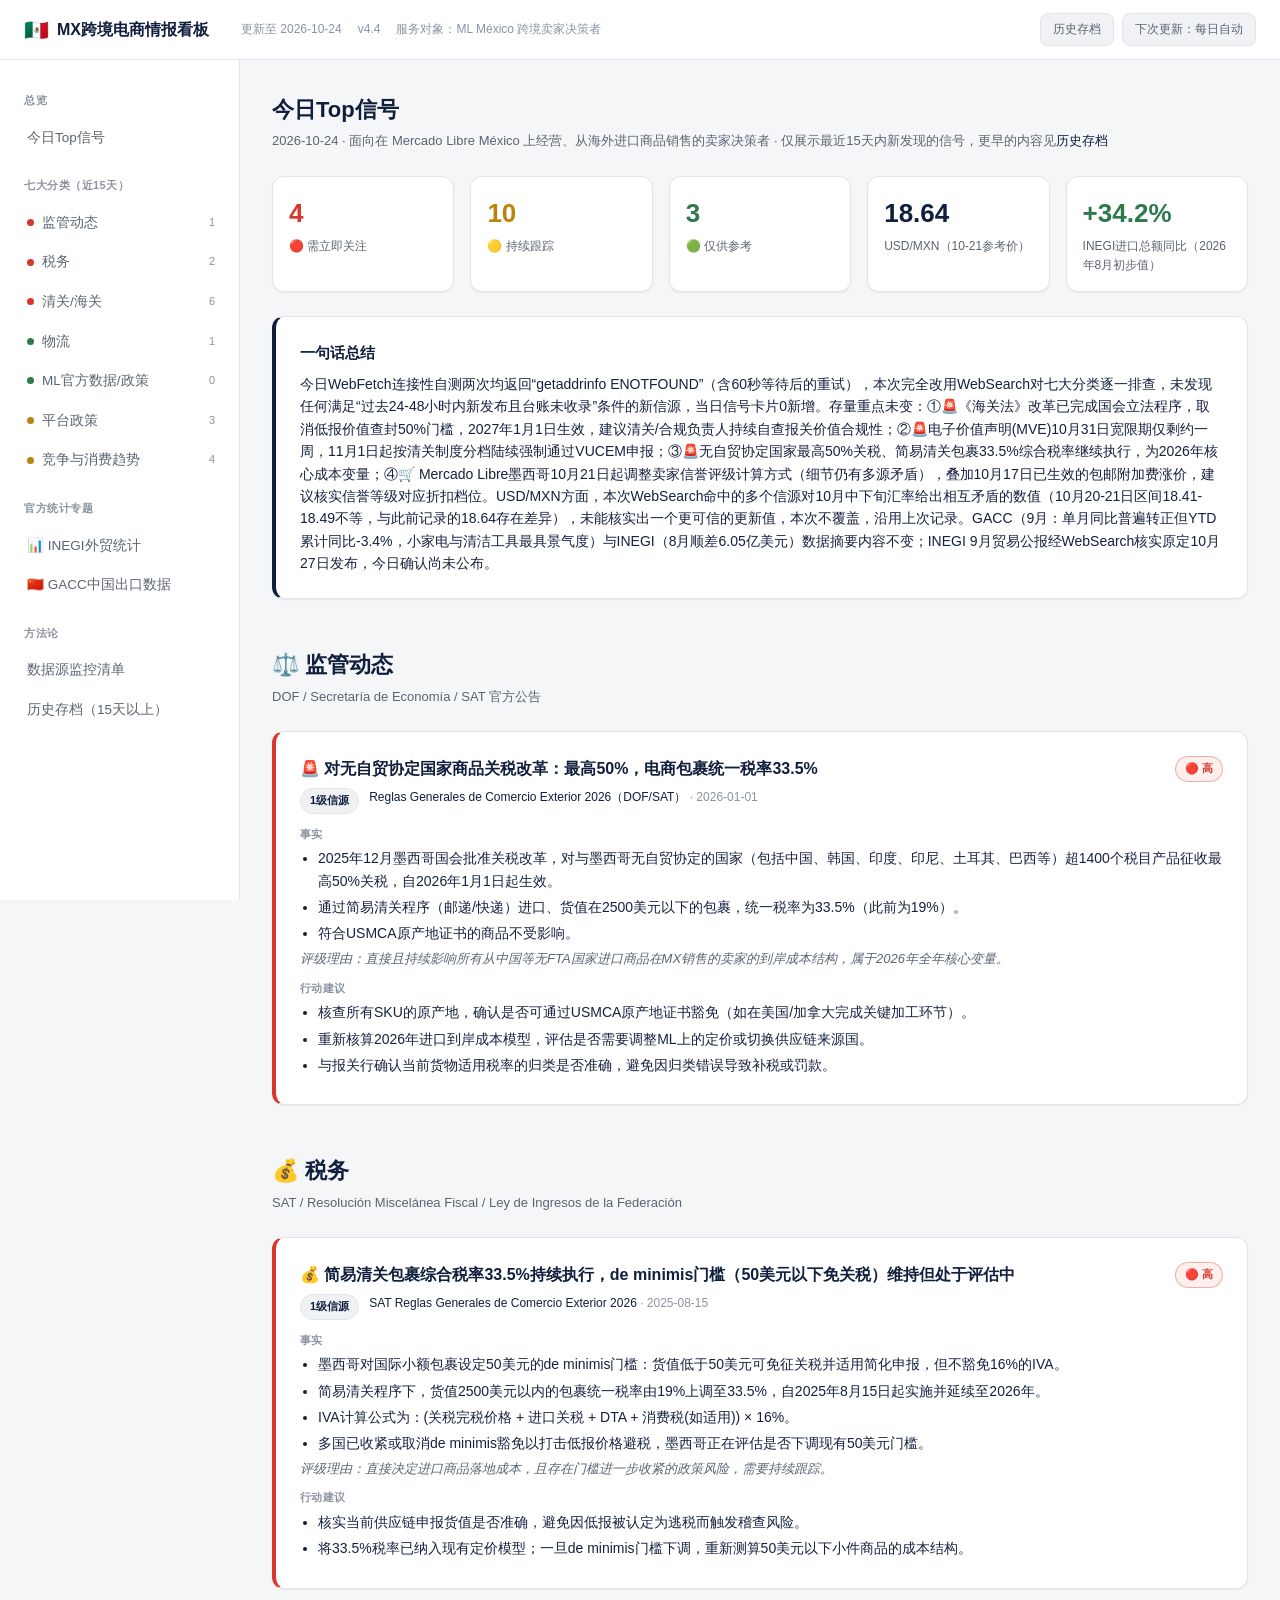
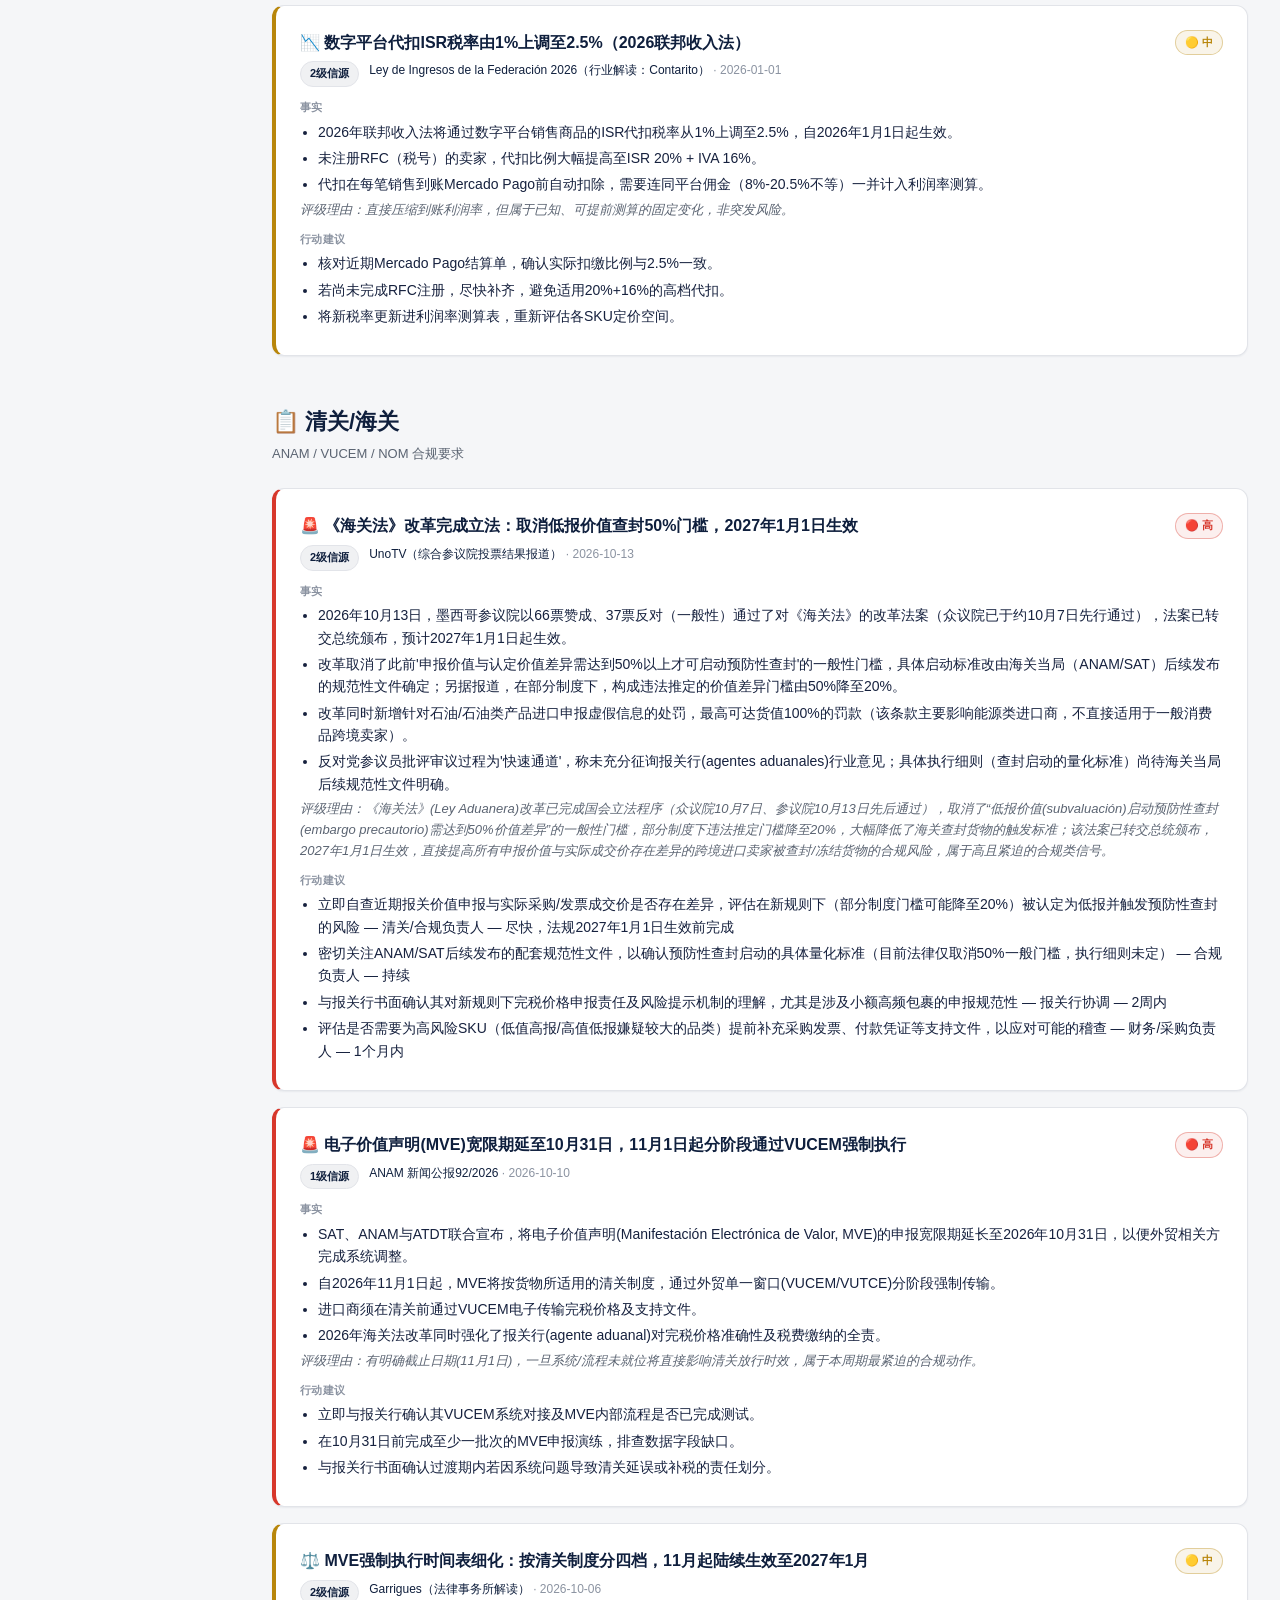
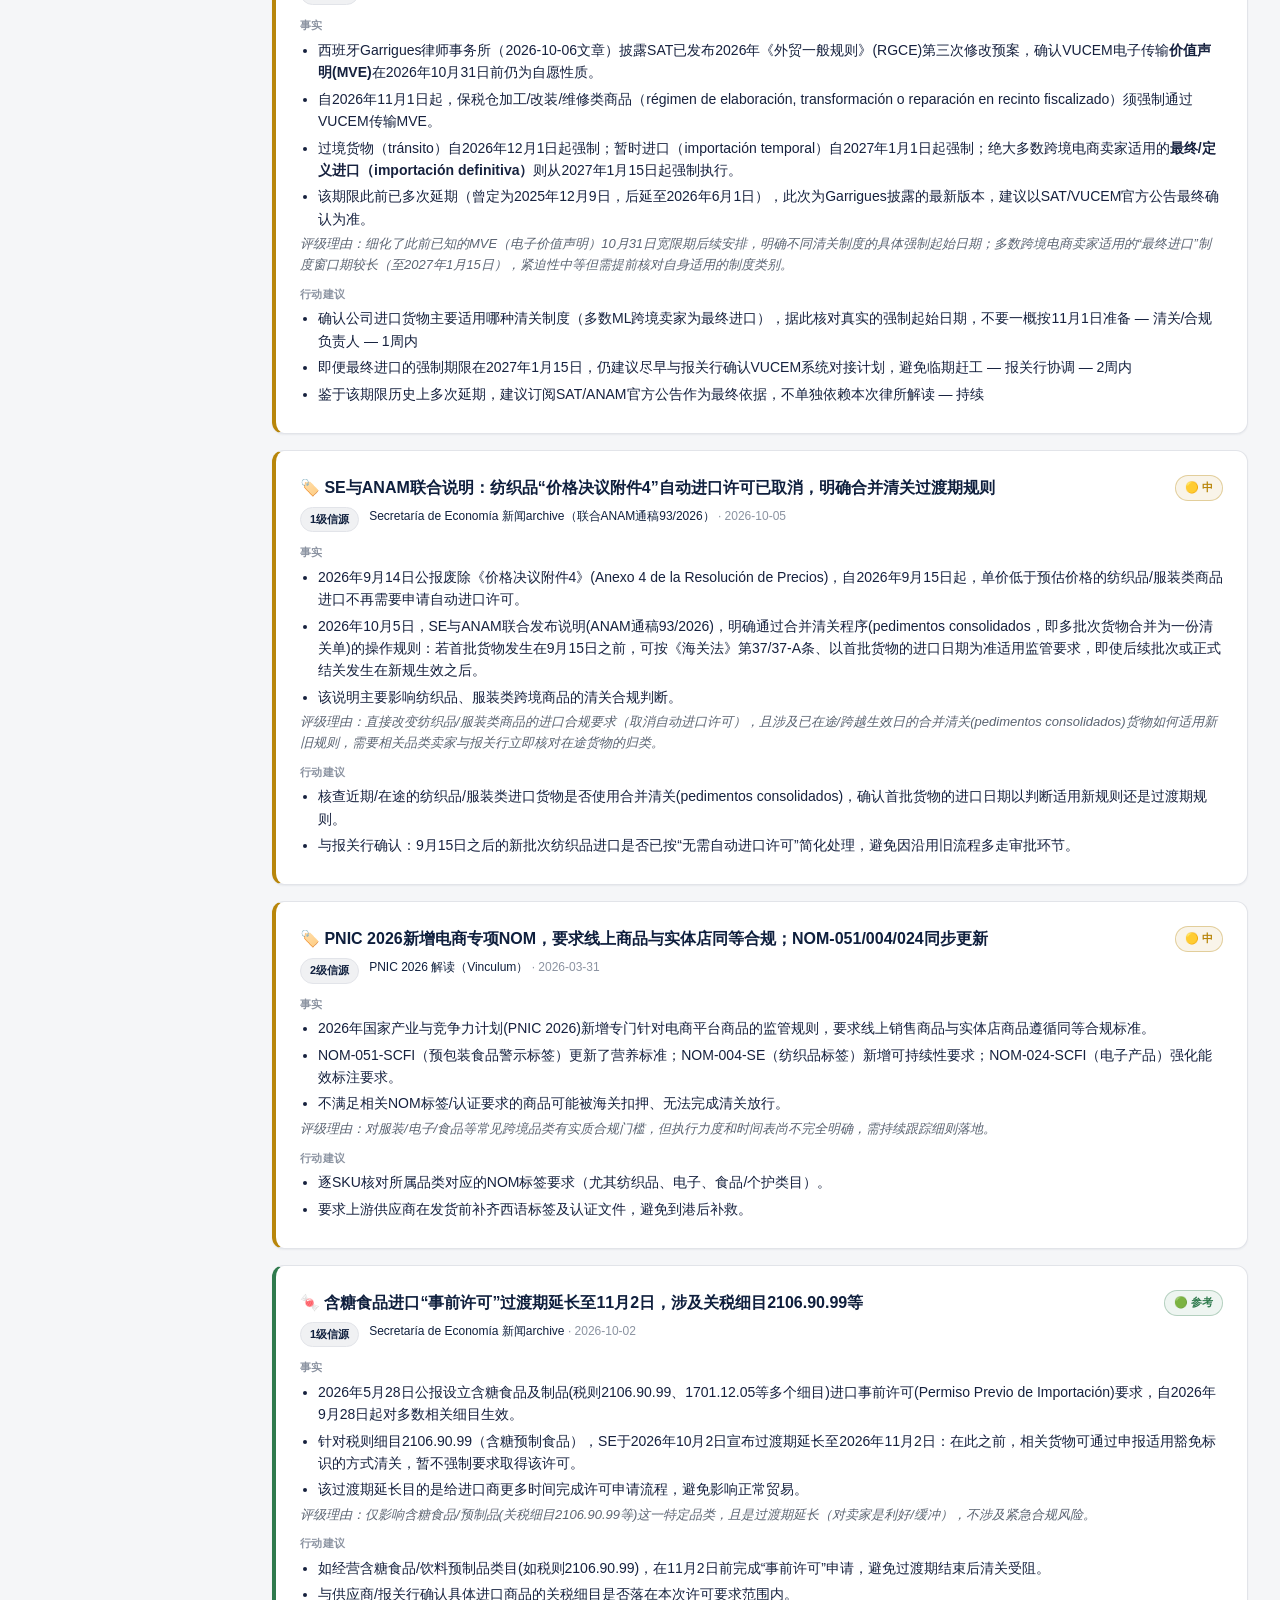
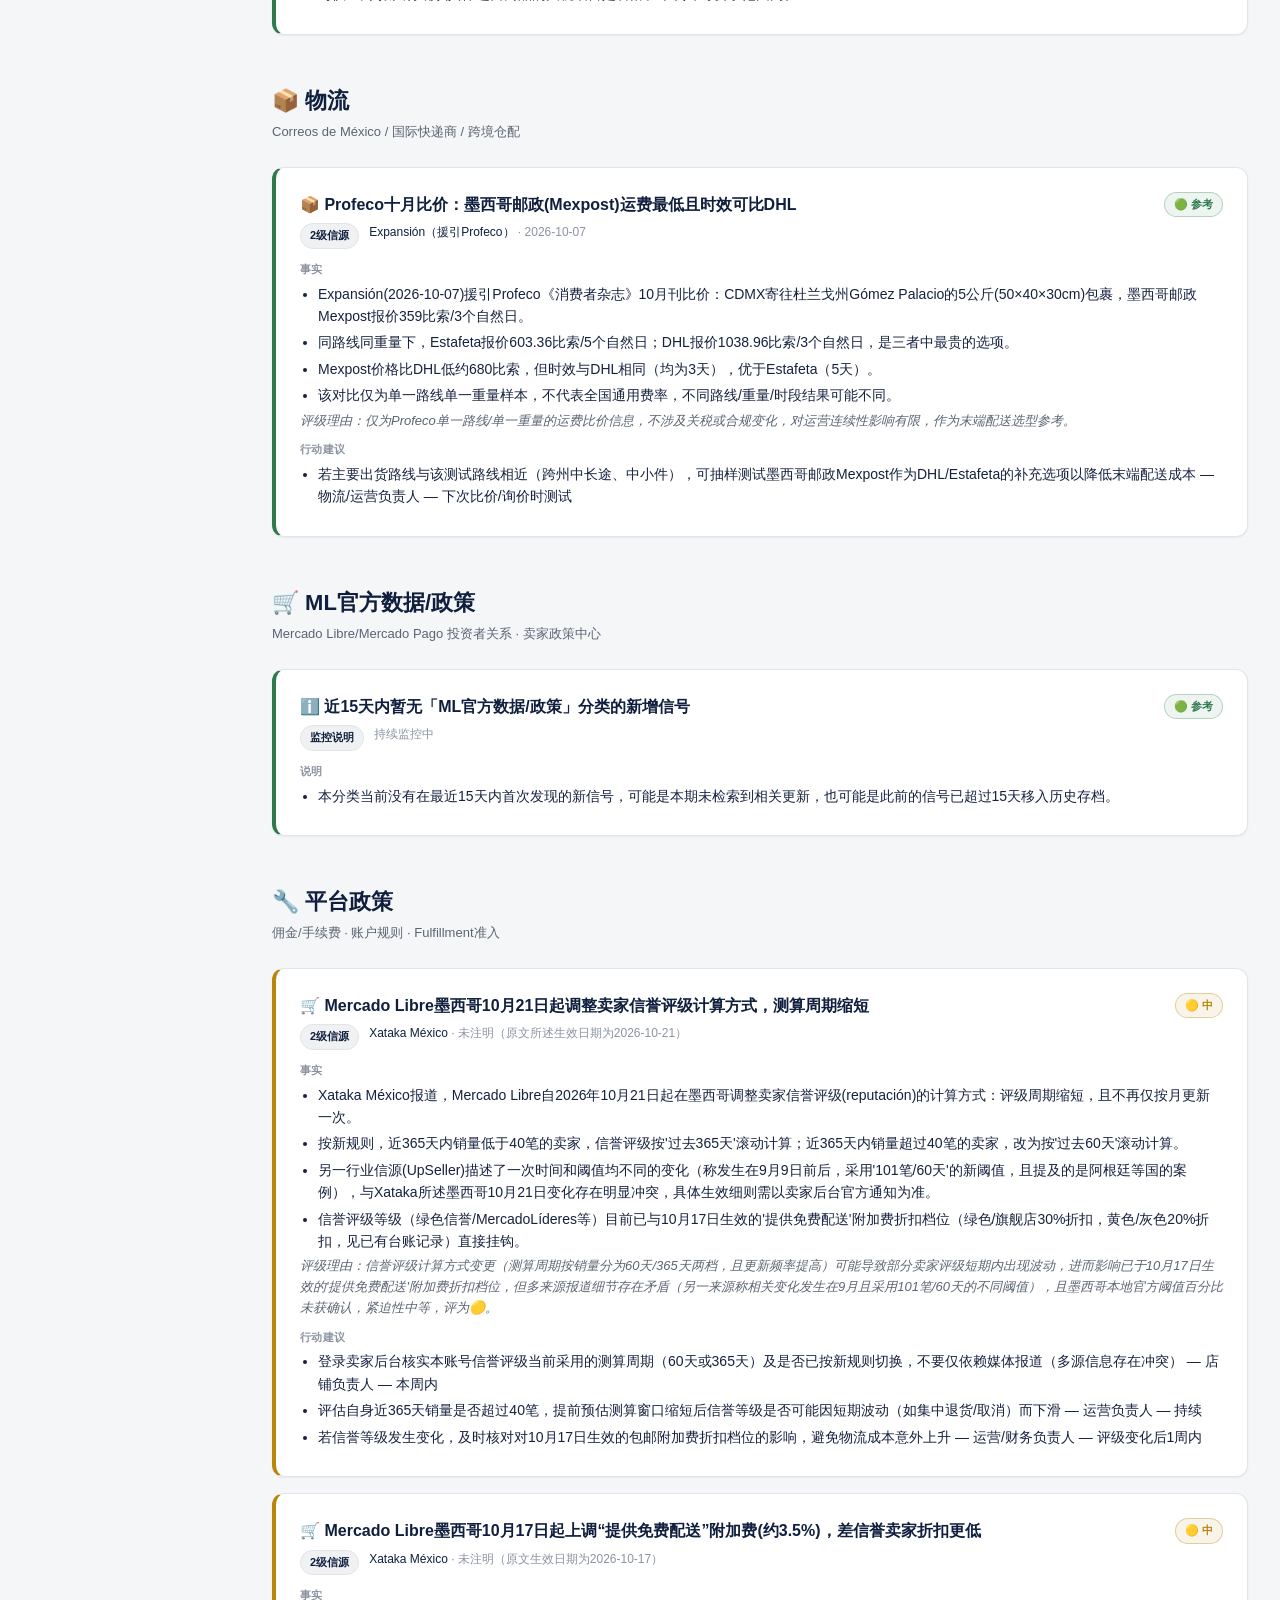
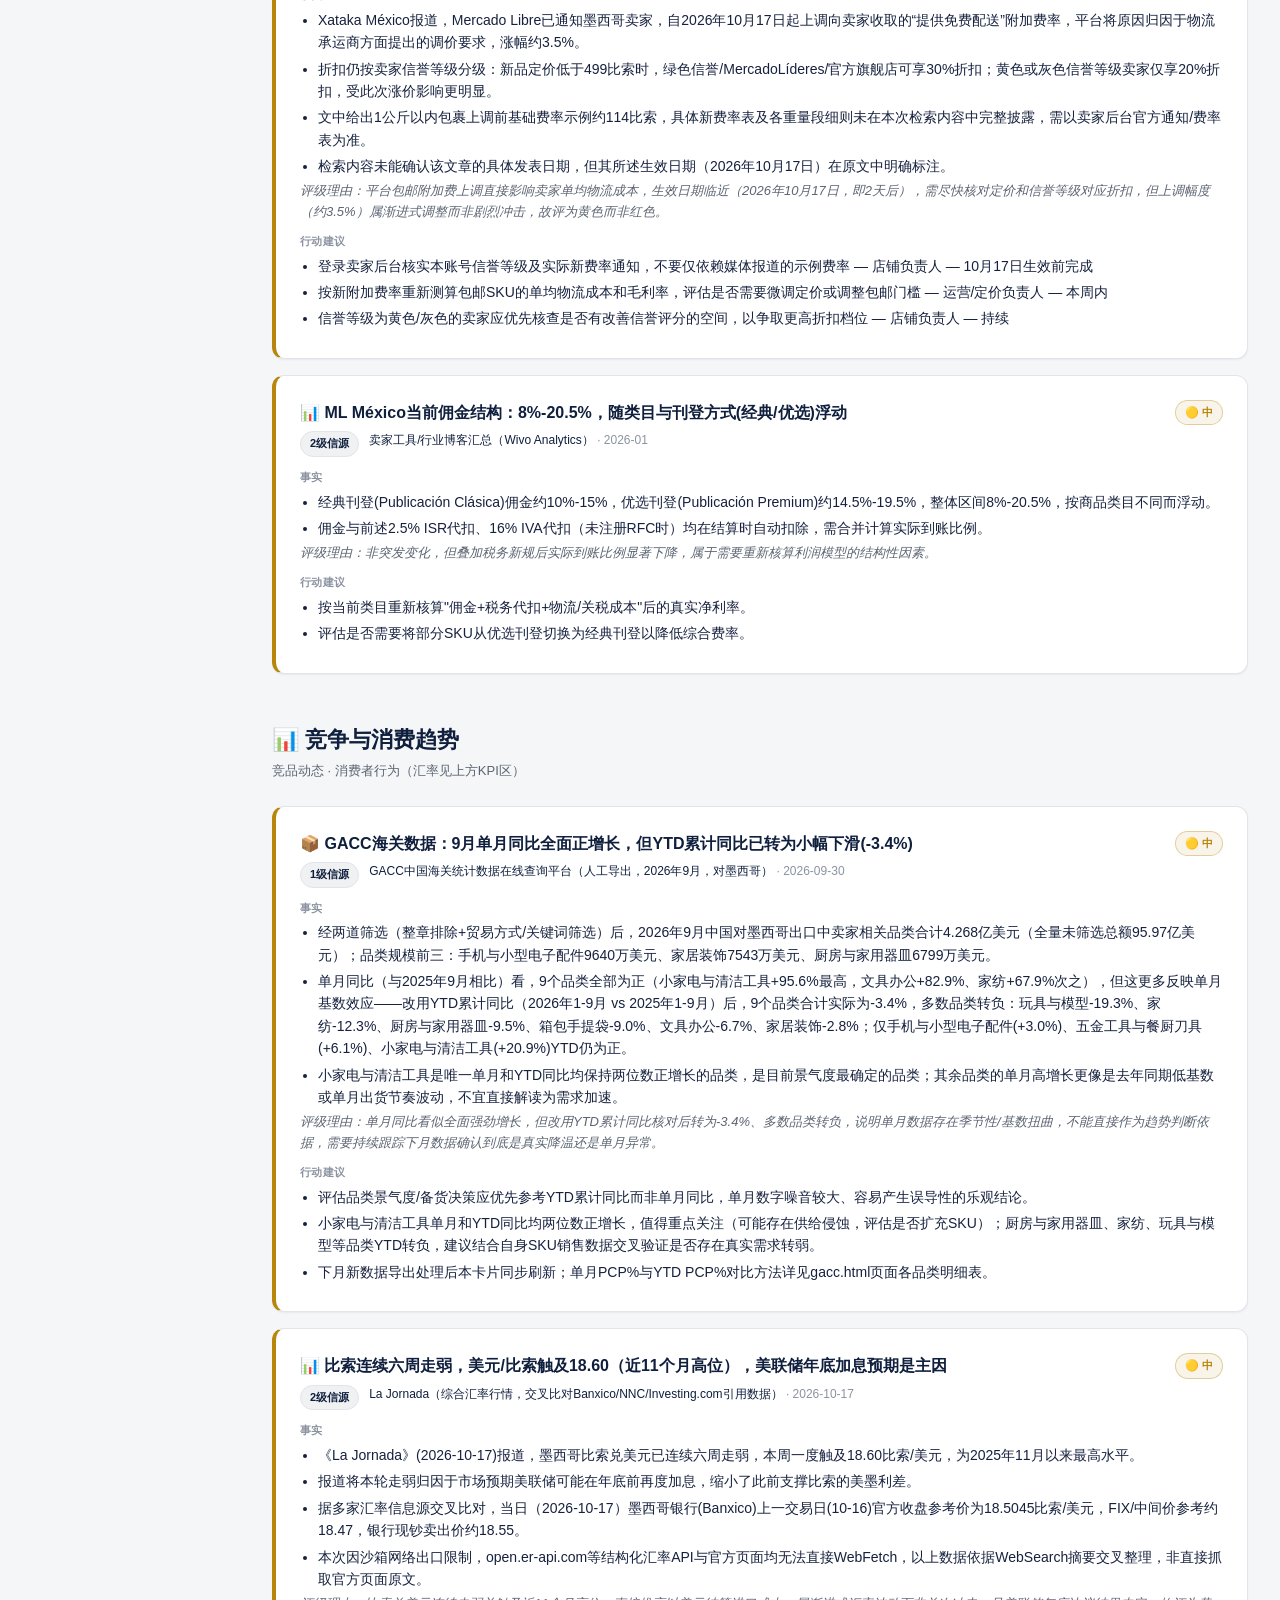
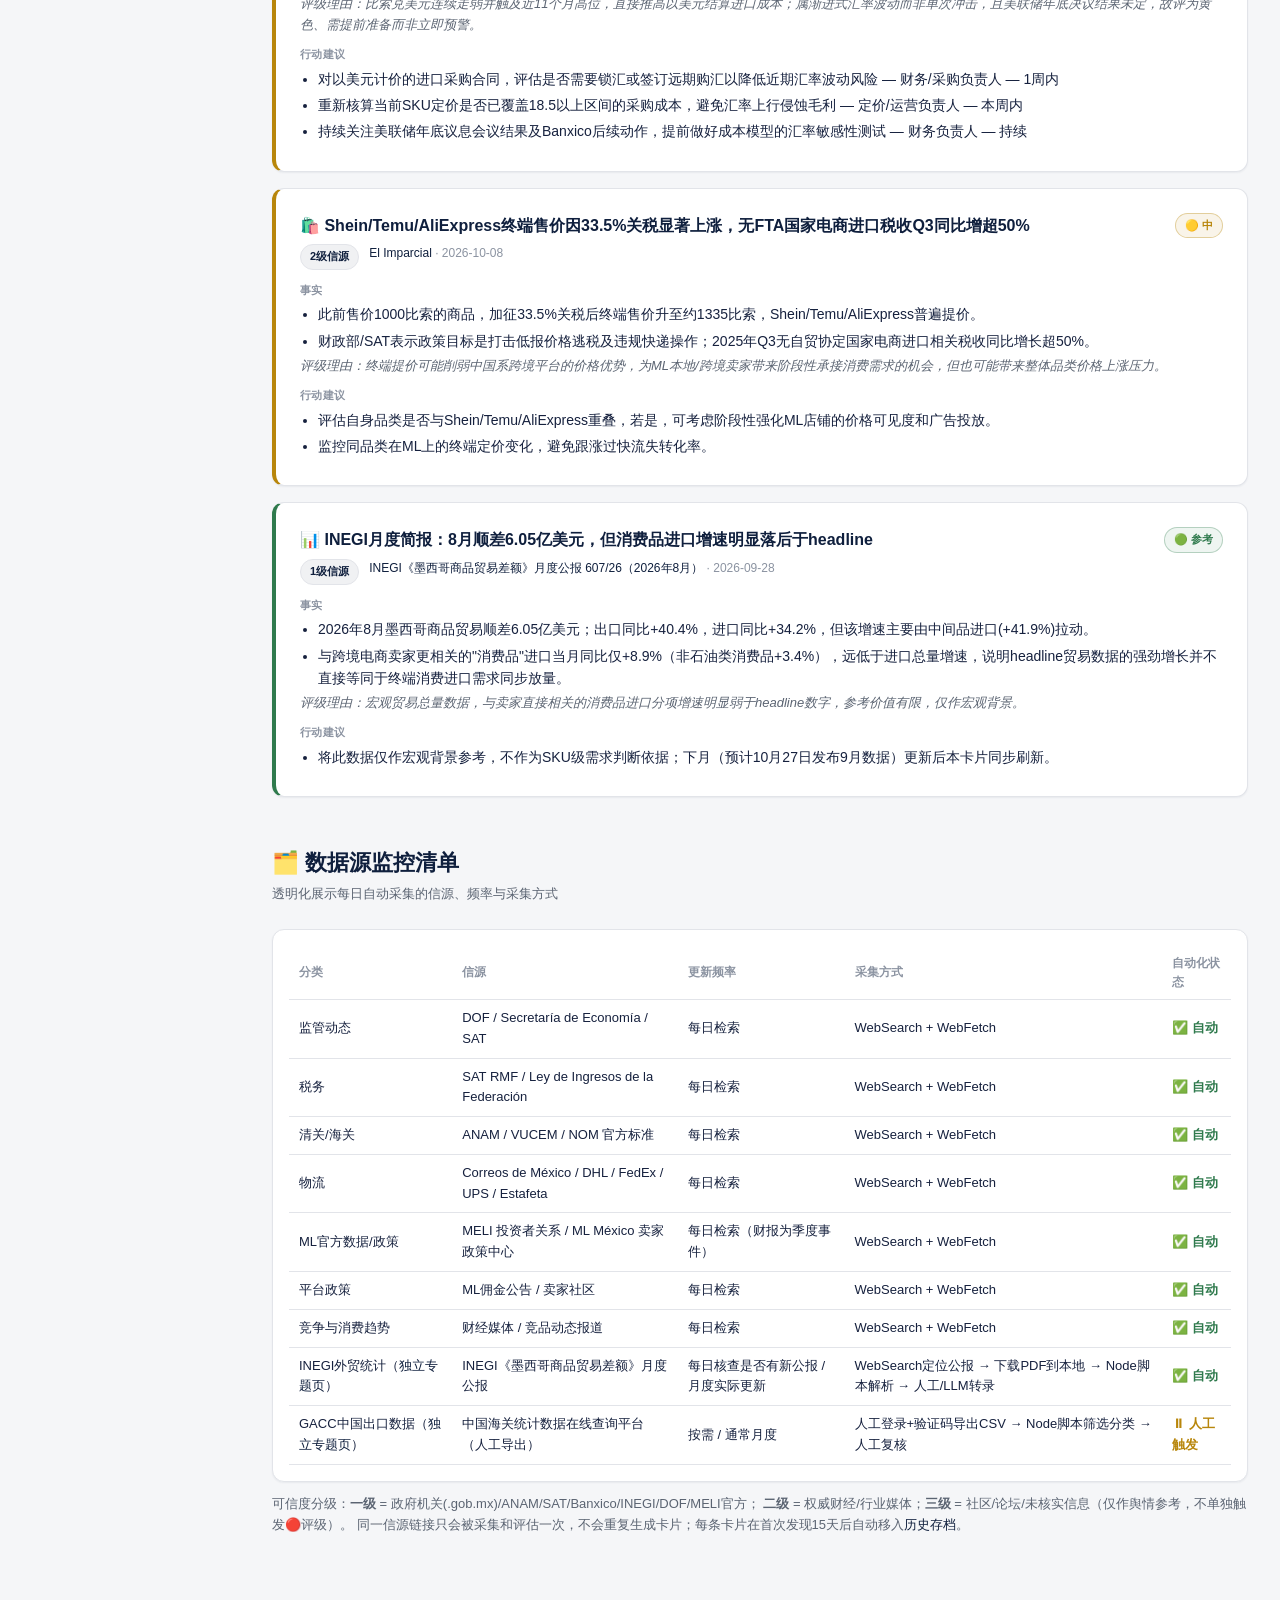
<file: site/index.html>
<!DOCTYPE html>
<html lang="zh-CN">
<head>
<meta charset="UTF-8">
<meta name="viewport" content="width=device-width, initial-scale=1.0, viewport-fit=cover">
<title>MX跨境电商情报看板 | 2026-10-24 | v4.4</title>
<meta http-equiv="Cache-Control" content="no-cache, no-store, must-revalidate">
<link rel="stylesheet" href="style.css">
</head>
<body>

<nav class="navbar">
  <button class="menu-toggle pill" onclick="document.querySelector('.sidebar').classList.toggle('open')">☰ 分类</button>
  <div class="navbar-brand"><span class="flag">🇲🇽</span>MX跨境电商情报看板</div>
  <div class="navbar-meta">
    <span>更新至 2026-10-24</span>
    <span>v4.4</span>
    <span>服务对象：ML México 跨境卖家决策者</span>
  </div>
  <div class="navbar-controls">
    <a class="pill" href="archive.html">历史存档</a>
    <span class="pill">下次更新：每日自动</span>
  </div>
</nav>

<div class="layout">
  <aside class="sidebar">
    <ul class="sidebar-nav">
      <li class="sidebar-section-title">总览</li>
      <li><a class="sidebar-item" href="#top">今日Top信号</a></li>

      <li class="sidebar-section-title" style="margin-top:12px;">七大分类（近15天）</li>
      <li><a class="sidebar-item sig-red" href="#reg"><span class="dot"></span>监管动态<span class="count-badge">1</span></a></li>
      <li><a class="sidebar-item sig-red" href="#tax"><span class="dot"></span>税务<span class="count-badge">2</span></a></li>
      <li><a class="sidebar-item sig-red" href="#customs"><span class="dot"></span>清关/海关<span class="count-badge">6</span></a></li>
      <li><a class="sidebar-item sig-green" href="#logistics"><span class="dot"></span>物流<span class="count-badge">1</span></a></li>
      <li><a class="sidebar-item sig-green" href="#ml"><span class="dot"></span>ML官方数据/政策<span class="count-badge">0</span></a></li>
      <li><a class="sidebar-item sig-yellow" href="#platform"><span class="dot"></span>平台政策<span class="count-badge">3</span></a></li>
      <li><a class="sidebar-item sig-yellow" href="#competition"><span class="dot"></span>竞争与消费趋势<span class="count-badge">4</span></a></li>

      <li class="sidebar-section-title" style="margin-top:12px;">官方统计专题</li>
      <li><a class="sidebar-item" href="inegi.html">📊 INEGI外贸统计</a></li>
      <li><a class="sidebar-item" href="gacc.html">🇨🇳 GACC中国出口数据</a></li>

      <li class="sidebar-section-title" style="margin-top:12px;">方法论</li>
      <li><a class="sidebar-item" href="#sources">数据源监控清单</a></li>
      <li><a class="sidebar-item" href="archive.html">历史存档（15天以上）</a></li>
    </ul>
  </aside>

  <main class="main-content">

    <section class="content-section" id="top">
      <div class="section-title">今日Top信号</div>
      <div class="section-subtitle">2026-10-24 · 面向在 Mercado Libre México 上经营、从海外进口商品销售的卖家决策者 · 仅展示最近15天内新发现的信号，更早的内容见<a href="archive.html">历史存档</a></div>

      <div class="kpi-grid">
        <div class="kpi-card red"><div class="kpi-value">4</div><div class="kpi-label">🔴 需立即关注</div></div>
        <div class="kpi-card yellow"><div class="kpi-value">10</div><div class="kpi-label">🟡 持续跟踪</div></div>
        <div class="kpi-card green"><div class="kpi-value">3</div><div class="kpi-label">🟢 仅供参考</div></div>
        <div class="kpi-card"><div class="kpi-value">18.64</div><div class="kpi-label">USD/MXN（10-21参考价）</div></div>
        
        <a href="inegi.html" class="kpi-card-link">
          <div class="kpi-card">
            <div class="kpi-value"><span class="pct-pos">+34.2%</span></div>
            <div class="kpi-label">INEGI进口总额同比（2026年8月初步值）</div>
          </div>
        </a>
      </div>

      <div class="top-signal-box">
        <h3>一句话总结</h3>
        <p>今日WebFetch连接性自测两次均返回“getaddrinfo ENOTFOUND”（含60秒等待后的重试），本次完全改用WebSearch对七大分类逐一排查，未发现任何满足“过去24-48小时内新发布且台账未收录”条件的新信源，当日信号卡片0新增。存量重点未变：①🚨《海关法》改革已完成国会立法程序，取消低报价值查封50%门槛，2027年1月1日生效，建议清关/合规负责人持续自查报关价值合规性；②🚨电子价值声明(MVE)10月31日宽限期仅剩约一周，11月1日起按清关制度分档陆续强制通过VUCEM申报；③🚨无自贸协定国家最高50%关税、简易清关包裹33.5%综合税率继续执行，为2026年核心成本变量；④🛒 Mercado Libre墨西哥10月21日起调整卖家信誉评级计算方式（细节仍有多源矛盾），叠加10月17日已生效的包邮附加费涨价，建议核实信誉等级对应折扣档位。USD/MXN方面，本次WebSearch命中的多个信源对10月中下旬汇率给出相互矛盾的数值（10月20-21日区间18.41-18.49不等，与此前记录的18.64存在差异），未能核实出一个更可信的更新值，本次不覆盖，沿用上次记录。GACC（9月：单月同比普遍转正但YTD累计同比-3.4%，小家电与清洁工具最具景气度）与INEGI（8月顺差6.05亿美元）数据摘要内容不变；INEGI 9月贸易公报经WebSearch核实原定10月27日发布，今日确认尚未公布。</p>
      </div>
    </section>

    <section class="content-section" id="reg">
      <div class="section-title">⚖️ 监管动态</div>
      <div class="section-subtitle">DOF / Secretaría de Economía / SAT 官方公告</div>
      
      <div class="card sig-red">
        <div class="card-head">
          <div class="card-title">🚨 对无自贸协定国家商品关税改革：最高50%，电商包裹统一税率33.5%</div>
          <span class="badge red">🔴 高</span>
        </div>
        <div class="card-meta">
          <span class="badge tier">1级信源</span>
          <span><a href="https://dof.gob.mx/nota_detalle_popup.php?codigo=5777199" target="_blank" rel="noopener">Reglas Generales de Comercio Exterior 2026（DOF/SAT）</a> · 2026-01-01</span>
        </div>
        <div class="card-section-label">事实</div>
        <ul>
          <li>2025年12月墨西哥国会批准关税改革，对与墨西哥无自贸协定的国家（包括中国、韩国、印度、印尼、土耳其、巴西等）超1400个税目产品征收最高50%关税，自2026年1月1日起生效。</li>
          <li>通过简易清关程序（邮递/快递）进口、货值在2500美元以下的包裹，统一税率为33.5%（此前为19%）。</li>
          <li>符合USMCA原产地证书的商品不受影响。</li>
        </ul>
        <div class="reason">评级理由：直接且持续影响所有从中国等无FTA国家进口商品在MX销售的卖家的到岸成本结构，属于2026年全年核心变量。</div>
        <div class="card-section-label">行动建议</div>
        <ul>
          <li>核查所有SKU的原产地，确认是否可通过USMCA原产地证书豁免（如在美国/加拿大完成关键加工环节）。</li>
          <li>重新核算2026年进口到岸成本模型，评估是否需要调整ML上的定价或切换供应链来源国。</li>
          <li>与报关行确认当前货物适用税率的归类是否准确，避免因归类错误导致补税或罚款。</li>
        </ul>
      </div>
    </section>

    <section class="content-section" id="tax">
      <div class="section-title">💰 税务</div>
      <div class="section-subtitle">SAT / Resolución Miscelánea Fiscal / Ley de Ingresos de la Federación</div>
      
      <div class="card sig-red">
        <div class="card-head">
          <div class="card-title">💰 简易清关包裹综合税率33.5%持续执行，de minimis门槛（50美元以下免关税）维持但处于评估中</div>
          <span class="badge red">🔴 高</span>
        </div>
        <div class="card-meta">
          <span class="badge tier">1级信源</span>
          <span><a href="https://www.sat.gob.mx/minisitio/NormatividadRMFyRGCE/documentos2026/rgce/rgce/ReglasGeneralesComercioExteriorpara2026.pdf" target="_blank" rel="noopener">SAT Reglas Generales de Comercio Exterior 2026</a> · 2025-08-15</span>
        </div>
        <div class="card-section-label">事实</div>
        <ul>
          <li>墨西哥对国际小额包裹设定50美元的de minimis门槛：货值低于50美元可免征关税并适用简化申报，但不豁免16%的IVA。</li>
          <li>简易清关程序下，货值2500美元以内的包裹统一税率由19%上调至33.5%，自2025年8月15日起实施并延续至2026年。</li>
          <li>IVA计算公式为：(关税完税价格 + 进口关税 + DTA + 消费税(如适用)) × 16%。</li>
          <li>多国已收紧或取消de minimis豁免以打击低报价格避税，墨西哥正在评估是否下调现有50美元门槛。</li>
        </ul>
        <div class="reason">评级理由：直接决定进口商品落地成本，且存在门槛进一步收紧的政策风险，需要持续跟踪。</div>
        <div class="card-section-label">行动建议</div>
        <ul>
          <li>核实当前供应链申报货值是否准确，避免因低报被认定为逃税而触发稽查风险。</li>
          <li>将33.5%税率已纳入现有定价模型；一旦de minimis门槛下调，重新测算50美元以下小件商品的成本结构。</li>
        </ul>
      </div>

      <div class="card sig-yellow">
        <div class="card-head">
          <div class="card-title">📉 数字平台代扣ISR税率由1%上调至2.5%（2026联邦收入法）</div>
          <span class="badge yellow">🟡 中</span>
        </div>
        <div class="card-meta">
          <span class="badge tier">2级信源</span>
          <span><a href="https://contarito.com.mx/blog/impuestos-mercadolibre-vendedores-mexico-2026/" target="_blank" rel="noopener">Ley de Ingresos de la Federación 2026（行业解读：Contarito）</a> · 2026-01-01</span>
        </div>
        <div class="card-section-label">事实</div>
        <ul>
          <li>2026年联邦收入法将通过数字平台销售商品的ISR代扣税率从1%上调至2.5%，自2026年1月1日起生效。</li>
          <li>未注册RFC（税号）的卖家，代扣比例大幅提高至ISR 20% + IVA 16%。</li>
          <li>代扣在每笔销售到账Mercado Pago前自动扣除，需要连同平台佣金（8%-20.5%不等）一并计入利润率测算。</li>
        </ul>
        <div class="reason">评级理由：直接压缩到账利润率，但属于已知、可提前测算的固定变化，非突发风险。</div>
        <div class="card-section-label">行动建议</div>
        <ul>
          <li>核对近期Mercado Pago结算单，确认实际扣缴比例与2.5%一致。</li>
          <li>若尚未完成RFC注册，尽快补齐，避免适用20%+16%的高档代扣。</li>
          <li>将新税率更新进利润率测算表，重新评估各SKU定价空间。</li>
        </ul>
      </div>
    </section>

    <section class="content-section" id="customs">
      <div class="section-title">📋 清关/海关</div>
      <div class="section-subtitle">ANAM / VUCEM / NOM 合规要求</div>
      
      <div class="card sig-red">
        <div class="card-head">
          <div class="card-title">🚨 《海关法》改革完成立法：取消低报价值查封50%门槛，2027年1月1日生效</div>
          <span class="badge red">🔴 高</span>
        </div>
        <div class="card-meta">
          <span class="badge tier">2级信源</span>
          <span><a href="https://www.unotv.com/nacional/senado-aprueba-en-fast-track-reformas-a-la-ley-aduanera-y-quita-candados-a-embargos-precautorios/" target="_blank" rel="noopener">UnoTV（综合参议院投票结果报道）</a> · 2026-10-13</span>
        </div>
        <div class="card-section-label">事实</div>
        <ul>
          <li>2026年10月13日，墨西哥参议院以66票赞成、37票反对（一般性）通过了对《海关法》的改革法案（众议院已于约10月7日先行通过），法案已转交总统颁布，预计2027年1月1日起生效。</li>
          <li>改革取消了此前&#39;申报价值与认定价值差异需达到50%以上才可启动预防性查封&#39;的一般性门槛，具体启动标准改由海关当局（ANAM/SAT）后续发布的规范性文件确定；另据报道，在部分制度下，构成违法推定的价值差异门槛由50%降至20%。</li>
          <li>改革同时新增针对石油/石油类产品进口申报虚假信息的处罚，最高可达货值100%的罚款（该条款主要影响能源类进口商，不直接适用于一般消费品跨境卖家）。</li>
          <li>反对党参议员批评审议过程为&#39;快速通道&#39;，称未充分征询报关行(agentes aduanales)行业意见；具体执行细则（查封启动的量化标准）尚待海关当局后续规范性文件明确。</li>
        </ul>
        <div class="reason">评级理由：《海关法》(Ley Aduanera)改革已完成国会立法程序（众议院10月7日、参议院10月13日先后通过），取消了“低报价值(subvaluación)启动预防性查封(embargo precautorio)需达到50%价值差异”的一般性门槛，部分制度下违法推定门槛降至20%，大幅降低了海关查封货物的触发标准；该法案已转交总统颁布，2027年1月1日生效，直接提高所有申报价值与实际成交价存在差异的跨境进口卖家被查封/冻结货物的合规风险，属于高且紧迫的合规类信号。</div>
        <div class="card-section-label">行动建议</div>
        <ul>
          <li>立即自查近期报关价值申报与实际采购/发票成交价是否存在差异，评估在新规则下（部分制度门槛可能降至20%）被认定为低报并触发预防性查封的风险 — 清关/合规负责人 — 尽快，法规2027年1月1日生效前完成</li>
          <li>密切关注ANAM/SAT后续发布的配套规范性文件，以确认预防性查封启动的具体量化标准（目前法律仅取消50%一般门槛，执行细则未定） — 合规负责人 — 持续</li>
          <li>与报关行书面确认其对新规则下完税价格申报责任及风险提示机制的理解，尤其是涉及小额高频包裹的申报规范性 — 报关行协调 — 2周内</li>
          <li>评估是否需要为高风险SKU（低值高报/高值低报嫌疑较大的品类）提前补充采购发票、付款凭证等支持文件，以应对可能的稽查 — 财务/采购负责人 — 1个月内</li>
        </ul>
      </div>

      <div class="card sig-red">
        <div class="card-head">
          <div class="card-title">🚨 电子价值声明(MVE)宽限期延至10月31日，11月1日起分阶段通过VUCEM强制执行</div>
          <span class="badge red">🔴 高</span>
        </div>
        <div class="card-meta">
          <span class="badge tier">1级信源</span>
          <span><a href="https://www.anam.gob.mx/comunicado-de-prensa-92-2026/" target="_blank" rel="noopener">ANAM 新闻公报92/2026</a> · 2026-10-10</span>
        </div>
        <div class="card-section-label">事实</div>
        <ul>
          <li>SAT、ANAM与ATDT联合宣布，将电子价值声明(Manifestación Electrónica de Valor, MVE)的申报宽限期延长至2026年10月31日，以便外贸相关方完成系统调整。</li>
          <li>自2026年11月1日起，MVE将按货物所适用的清关制度，通过外贸单一窗口(VUCEM/VUTCE)分阶段强制传输。</li>
          <li>进口商须在清关前通过VUCEM电子传输完税价格及支持文件。</li>
          <li>2026年海关法改革同时强化了报关行(agente aduanal)对完税价格准确性及税费缴纳的全责。</li>
        </ul>
        <div class="reason">评级理由：有明确截止日期(11月1日)，一旦系统/流程未就位将直接影响清关放行时效，属于本周期最紧迫的合规动作。</div>
        <div class="card-section-label">行动建议</div>
        <ul>
          <li>立即与报关行确认其VUCEM系统对接及MVE内部流程是否已完成测试。</li>
          <li>在10月31日前完成至少一批次的MVE申报演练，排查数据字段缺口。</li>
          <li>与报关行书面确认过渡期内若因系统问题导致清关延误或补税的责任划分。</li>
        </ul>
      </div>

      <div class="card sig-yellow">
        <div class="card-head">
          <div class="card-title">⚖️ MVE强制执行时间表细化：按清关制度分四档，11月起陆续生效至2027年1月</div>
          <span class="badge yellow">🟡 中</span>
        </div>
        <div class="card-meta">
          <span class="badge tier">2级信源</span>
          <span><a href="https://www.garrigues.com/es_ES/noticia/mexico-adopcion-obligatoria-manifestacion-valor-electronica-aplaza-entrara-vigor-cada" target="_blank" rel="noopener">Garrigues（法律事务所解读）</a> · 2026-10-06</span>
        </div>
        <div class="card-section-label">事实</div>
        <ul>
          <li>西班牙Garrigues律师事务所（2026-10-06文章）披露SAT已发布2026年《外贸一般规则》(RGCE)第三次修改预案，确认VUCEM电子传输<b>价值声明(MVE)</b>在2026年10月31日前仍为自愿性质。</li>
          <li>自2026年11月1日起，保税仓加工/改装/维修类商品（régimen de elaboración, transformación o reparación en recinto fiscalizado）须强制通过VUCEM传输MVE。</li>
          <li>过境货物（tránsito）自2026年12月1日起强制；暂时进口（importación temporal）自2027年1月1日起强制；绝大多数跨境电商卖家适用的<b>最终/定义进口（importación definitiva）</b>则从2027年1月15日起强制执行。</li>
          <li>该期限此前已多次延期（曾定为2025年12月9日，后延至2026年6月1日），此次为Garrigues披露的最新版本，建议以SAT/VUCEM官方公告最终确认为准。</li>
        </ul>
        <div class="reason">评级理由：细化了此前已知的MVE（电子价值声明）10月31日宽限期后续安排，明确不同清关制度的具体强制起始日期；多数跨境电商卖家适用的“最终进口”制度窗口期较长（至2027年1月15日），紧迫性中等但需提前核对自身适用的制度类别。</div>
        <div class="card-section-label">行动建议</div>
        <ul>
          <li>确认公司进口货物主要适用哪种清关制度（多数ML跨境卖家为最终进口），据此核对真实的强制起始日期，不要一概按11月1日准备 — 清关/合规负责人 — 1周内</li>
          <li>即便最终进口的强制期限在2027年1月15日，仍建议尽早与报关行确认VUCEM系统对接计划，避免临期赶工 — 报关行协调 — 2周内</li>
          <li>鉴于该期限历史上多次延期，建议订阅SAT/ANAM官方公告作为最终依据，不单独依赖本次律所解读 — 持续</li>
        </ul>
      </div>

      <div class="card sig-yellow">
        <div class="card-head">
          <div class="card-title">🏷️ SE与ANAM联合说明：纺织品“价格决议附件4”自动进口许可已取消，明确合并清关过渡期规则</div>
          <span class="badge yellow">🟡 中</span>
        </div>
        <div class="card-meta">
          <span class="badge tier">1级信源</span>
          <span><a href="https://www.gob.mx/se/prensa/la-se-y-la-anam-orientan-sobre-la-derogacion-del-anexo-4-de-la-resolucion-de-precios-en-operaciones-mediante-pedimentos-consolidados" target="_blank" rel="noopener">Secretaría de Economía 新闻archive（联合ANAM通稿93/2026）</a> · 2026-10-05</span>
        </div>
        <div class="card-section-label">事实</div>
        <ul>
          <li>2026年9月14日公报废除《价格决议附件4》(Anexo 4 de la Resolución de Precios)，自2026年9月15日起，单价低于预估价格的纺织品/服装类商品进口不再需要申请自动进口许可。</li>
          <li>2026年10月5日，SE与ANAM联合发布说明(ANAM通稿93/2026)，明确通过合并清关程序(pedimentos consolidados，即多批次货物合并为一份清关单)的操作规则：若首批货物发生在9月15日之前，可按《海关法》第37/37-A条、以首批货物的进口日期为准适用监管要求，即使后续批次或正式结关发生在新规生效之后。</li>
          <li>该说明主要影响纺织品、服装类跨境商品的清关合规判断。</li>
        </ul>
        <div class="reason">评级理由：直接改变纺织品/服装类商品的进口合规要求（取消自动进口许可），且涉及已在途/跨越生效日的合并清关(pedimentos consolidados)货物如何适用新旧规则，需要相关品类卖家与报关行立即核对在途货物的归类。</div>
        <div class="card-section-label">行动建议</div>
        <ul>
          <li>核查近期/在途的纺织品/服装类进口货物是否使用合并清关(pedimentos consolidados)，确认首批货物的进口日期以判断适用新规则还是过渡期规则。</li>
          <li>与报关行确认：9月15日之后的新批次纺织品进口是否已按“无需自动进口许可”简化处理，避免因沿用旧流程多走审批环节。</li>
        </ul>
      </div>

      <div class="card sig-yellow">
        <div class="card-head">
          <div class="card-title">🏷️ PNIC 2026新增电商专项NOM，要求线上商品与实体店同等合规；NOM-051/004/024同步更新</div>
          <span class="badge yellow">🟡 中</span>
        </div>
        <div class="card-meta">
          <span class="badge tier">2级信源</span>
          <span><a href="https://vinculum.mx/2026/03/31/pnic-2026-nuevas-reglas-para-etiquetado-y-cumplimiento/" target="_blank" rel="noopener">PNIC 2026 解读（Vinculum）</a> · 2026-03-31</span>
        </div>
        <div class="card-section-label">事实</div>
        <ul>
          <li>2026年国家产业与竞争力计划(PNIC 2026)新增专门针对电商平台商品的监管规则，要求线上销售商品与实体店商品遵循同等合规标准。</li>
          <li>NOM-051-SCFI（预包装食品警示标签）更新了营养标准；NOM-004-SE（纺织品标签）新增可持续性要求；NOM-024-SCFI（电子产品）强化能效标注要求。</li>
          <li>不满足相关NOM标签/认证要求的商品可能被海关扣押、无法完成清关放行。</li>
        </ul>
        <div class="reason">评级理由：对服装/电子/食品等常见跨境品类有实质合规门槛，但执行力度和时间表尚不完全明确，需持续跟踪细则落地。</div>
        <div class="card-section-label">行动建议</div>
        <ul>
          <li>逐SKU核对所属品类对应的NOM标签要求（尤其纺织品、电子、食品/个护类目）。</li>
          <li>要求上游供应商在发货前补齐西语标签及认证文件，避免到港后补救。</li>
        </ul>
      </div>

      <div class="card sig-green">
        <div class="card-head">
          <div class="card-title">🍬 含糖食品进口“事前许可”过渡期延长至11月2日，涉及关税细目2106.90.99等</div>
          <span class="badge green">🟢 参考</span>
        </div>
        <div class="card-meta">
          <span class="badge tier">1级信源</span>
          <span><a href="https://www.gob.mx/se/prensa/se-prorroga-aplicabilidad-del-permiso-previo-de-importacion-de-azucar-y-preparaciones-alimenticias" target="_blank" rel="noopener">Secretaría de Economía 新闻archive</a> · 2026-10-02</span>
        </div>
        <div class="card-section-label">事实</div>
        <ul>
          <li>2026年5月28日公报设立含糖食品及制品(税则2106.90.99、1701.12.05等多个细目)进口事前许可(Permiso Previo de Importación)要求，自2026年9月28日起对多数相关细目生效。</li>
          <li>针对税则细目2106.90.99（含糖预制食品），SE于2026年10月2日宣布过渡期延长至2026年11月2日：在此之前，相关货物可通过申报适用豁免标识的方式清关，暂不强制要求取得该许可。</li>
          <li>该过渡期延长目的是给进口商更多时间完成许可申请流程，避免影响正常贸易。</li>
        </ul>
        <div class="reason">评级理由：仅影响含糖食品/预制品(关税细目2106.90.99等)这一特定品类，且是过渡期延长（对卖家是利好/缓冲），不涉及紧急合规风险。</div>
        <div class="card-section-label">行动建议</div>
        <ul>
          <li>如经营含糖食品/饮料预制品类目(如税则2106.90.99)，在11月2日前完成“事前许可”申请，避免过渡期结束后清关受阻。</li>
          <li>与供应商/报关行确认具体进口商品的关税细目是否落在本次许可要求范围内。</li>
        </ul>
      </div>
    </section>

    <section class="content-section" id="logistics">
      <div class="section-title">📦 物流</div>
      <div class="section-subtitle">Correos de México / 国际快递商 / 跨境仓配</div>
      
      <div class="card sig-green">
        <div class="card-head">
          <div class="card-title">📦 Profeco十月比价：墨西哥邮政(Mexpost)运费最低且时效可比DHL</div>
          <span class="badge green">🟢 参考</span>
        </div>
        <div class="card-meta">
          <span class="badge tier">2级信源</span>
          <span><a href="https://expansion.mx/empresas/2026/10/07/correos-demexico-compite-dhl-estafeta-precios-tiemposentrega" target="_blank" rel="noopener">Expansión（援引Profeco）</a> · 2026-10-07</span>
        </div>
        <div class="card-section-label">事实</div>
        <ul>
          <li>Expansión(2026-10-07)援引Profeco《消费者杂志》10月刊比价：CDMX寄往杜兰戈州Gómez Palacio的5公斤(50×40×30cm)包裹，墨西哥邮政Mexpost报价359比索/3个自然日。</li>
          <li>同路线同重量下，Estafeta报价603.36比索/5个自然日；DHL报价1038.96比索/3个自然日，是三者中最贵的选项。</li>
          <li>Mexpost价格比DHL低约680比索，但时效与DHL相同（均为3天），优于Estafeta（5天）。</li>
          <li>该对比仅为单一路线单一重量样本，不代表全国通用费率，不同路线/重量/时段结果可能不同。</li>
        </ul>
        <div class="reason">评级理由：仅为Profeco单一路线/单一重量的运费比价信息，不涉及关税或合规变化，对运营连续性影响有限，作为末端配送选型参考。</div>
        <div class="card-section-label">行动建议</div>
        <ul>
          <li>若主要出货路线与该测试路线相近（跨州中长途、中小件），可抽样测试墨西哥邮政Mexpost作为DHL/Estafeta的补充选项以降低末端配送成本 — 物流/运营负责人 — 下次比价/询价时测试</li>
        </ul>
      </div>
    </section>

    <section class="content-section" id="ml">
      <div class="section-title">🛒 ML官方数据/政策</div>
      <div class="section-subtitle">Mercado Libre/Mercado Pago 投资者关系 · 卖家政策中心</div>
      
      <div class="card sig-green">
        <div class="card-head">
          <div class="card-title">ℹ️ 近15天内暂无「ML官方数据/政策」分类的新增信号</div>
          <span class="badge green">🟢 参考</span>
        </div>
        <div class="card-meta">
          <span class="badge tier">监控说明</span>
          <span>持续监控中</span>
        </div>
        <div class="card-section-label">说明</div>
        <ul>
          <li>本分类当前没有在最近15天内首次发现的新信号，可能是本期未检索到相关更新，也可能是此前的信号已超过15天移入历史存档。</li>
        </ul>
      </div>
    </section>

    <section class="content-section" id="platform">
      <div class="section-title">🔧 平台政策</div>
      <div class="section-subtitle">佣金/手续费 · 账户规则 · Fulfillment准入</div>
      
      <div class="card sig-yellow">
        <div class="card-head">
          <div class="card-title">🛒 Mercado Libre墨西哥10月21日起调整卖家信誉评级计算方式，测算周期缩短</div>
          <span class="badge yellow">🟡 中</span>
        </div>
        <div class="card-meta">
          <span class="badge tier">2级信源</span>
          <span><a href="https://www.xataka.com.mx/comercio-electronico/mercado-libre-modificara-forma-calcular-reputacion-vendedores-a-partir-21-octubre-mexico" target="_blank" rel="noopener">Xataka México</a> · 未注明（原文所述生效日期为2026-10-21）</span>
        </div>
        <div class="card-section-label">事实</div>
        <ul>
          <li>Xataka México报道，Mercado Libre自2026年10月21日起在墨西哥调整卖家信誉评级(reputación)的计算方式：评级周期缩短，且不再仅按月更新一次。</li>
          <li>按新规则，近365天内销量低于40笔的卖家，信誉评级按&#39;过去365天&#39;滚动计算；近365天内销量超过40笔的卖家，改为按&#39;过去60天&#39;滚动计算。</li>
          <li>另一行业信源(UpSeller)描述了一次时间和阈值均不同的变化（称发生在9月9日前后，采用&#39;101笔/60天&#39;的新阈值，且提及的是阿根廷等国的案例），与Xataka所述墨西哥10月21日变化存在明显冲突，具体生效细则需以卖家后台官方通知为准。</li>
          <li>信誉评级等级（绿色信誉/MercadoLíderes等）目前已与10月17日生效的&#39;提供免费配送&#39;附加费折扣档位（绿色/旗舰店30%折扣，黄色/灰色20%折扣，见已有台账记录）直接挂钩。</li>
        </ul>
        <div class="reason">评级理由：信誉评级计算方式变更（测算周期按销量分为60天/365天两档，且更新频率提高）可能导致部分卖家评级短期内出现波动，进而影响已于10月17日生效的&#39;提供免费配送&#39;附加费折扣档位，但多来源报道细节存在矛盾（另一来源称相关变化发生在9月且采用101笔/60天的不同阈值），且墨西哥本地官方阈值百分比未获确认，紧迫性中等，评为🟡。</div>
        <div class="card-section-label">行动建议</div>
        <ul>
          <li>登录卖家后台核实本账号信誉评级当前采用的测算周期（60天或365天）及是否已按新规则切换，不要仅依赖媒体报道（多源信息存在冲突） — 店铺负责人 — 本周内</li>
          <li>评估自身近365天销量是否超过40笔，提前预估测算窗口缩短后信誉等级是否可能因短期波动（如集中退货/取消）而下滑 — 运营负责人 — 持续</li>
          <li>若信誉等级发生变化，及时核对对10月17日生效的包邮附加费折扣档位的影响，避免物流成本意外上升 — 运营/财务负责人 — 评级变化后1周内</li>
        </ul>
      </div>

      <div class="card sig-yellow">
        <div class="card-head">
          <div class="card-title">🛒 Mercado Libre墨西哥10月17日起上调“提供免费配送”附加费(约3.5%)，差信誉卖家折扣更低</div>
          <span class="badge yellow">🟡 中</span>
        </div>
        <div class="card-meta">
          <span class="badge tier">2级信源</span>
          <span><a href="https://www.xataka.com.mx/comercio-electronico/mercado-libre-aumentara-costos-ofrecer-envios-gratis-a-partir-17-octubre-mexico" target="_blank" rel="noopener">Xataka México</a> · 未注明（原文生效日期为2026-10-17）</span>
        </div>
        <div class="card-section-label">事实</div>
        <ul>
          <li>Xataka México报道，Mercado Libre已通知墨西哥卖家，自2026年10月17日起上调向卖家收取的“提供免费配送”附加费率，平台将原因归因于物流承运商方面提出的调价要求，涨幅约3.5%。</li>
          <li>折扣仍按卖家信誉等级分级：新品定价低于499比索时，绿色信誉/MercadoLíderes/官方旗舰店可享30%折扣；黄色或灰色信誉等级卖家仅享20%折扣，受此次涨价影响更明显。</li>
          <li>文中给出1公斤以内包裹上调前基础费率示例约114比索，具体新费率表及各重量段细则未在本次检索内容中完整披露，需以卖家后台官方通知/费率表为准。</li>
          <li>检索内容未能确认该文章的具体发表日期，但其所述生效日期（2026年10月17日）在原文中明确标注。</li>
        </ul>
        <div class="reason">评级理由：平台包邮附加费上调直接影响卖家单均物流成本，生效日期临近（2026年10月17日，即2天后），需尽快核对定价和信誉等级对应折扣，但上调幅度（约3.5%）属渐进式调整而非剧烈冲击，故评为黄色而非红色。</div>
        <div class="card-section-label">行动建议</div>
        <ul>
          <li>登录卖家后台核实本账号信誉等级及实际新费率通知，不要仅依赖媒体报道的示例费率 — 店铺负责人 — 10月17日生效前完成</li>
          <li>按新附加费率重新测算包邮SKU的单均物流成本和毛利率，评估是否需要微调定价或调整包邮门槛 — 运营/定价负责人 — 本周内</li>
          <li>信誉等级为黄色/灰色的卖家应优先核查是否有改善信誉评分的空间，以争取更高折扣档位 — 店铺负责人 — 持续</li>
        </ul>
      </div>

      <div class="card sig-yellow">
        <div class="card-head">
          <div class="card-title">📊 ML México当前佣金结构：8%-20.5%，随类目与刊登方式(经典/优选)浮动</div>
          <span class="badge yellow">🟡 中</span>
        </div>
        <div class="card-meta">
          <span class="badge tier">2级信源</span>
          <span><a href="https://www.wivoanalytics.com/blog/cuanto-cobra-mercado-libre-por-venta-en-2025-guia-completa-de-comisiones-envios-y-mas" target="_blank" rel="noopener">卖家工具/行业博客汇总（Wivo Analytics）</a> · 2026-01</span>
        </div>
        <div class="card-section-label">事实</div>
        <ul>
          <li>经典刊登(Publicación Clásica)佣金约10%-15%，优选刊登(Publicación Premium)约14.5%-19.5%，整体区间8%-20.5%，按商品类目不同而浮动。</li>
          <li>佣金与前述2.5% ISR代扣、16% IVA代扣（未注册RFC时）均在结算时自动扣除，需合并计算实际到账比例。</li>
        </ul>
        <div class="reason">评级理由：非突发变化，但叠加税务新规后实际到账比例显著下降，属于需要重新核算利润模型的结构性因素。</div>
        <div class="card-section-label">行动建议</div>
        <ul>
          <li>按当前类目重新核算&quot;佣金+税务代扣+物流/关税成本&quot;后的真实净利率。</li>
          <li>评估是否需要将部分SKU从优选刊登切换为经典刊登以降低综合费率。</li>
        </ul>
      </div>
    </section>

    <section class="content-section" id="competition">
      <div class="section-title">📊 竞争与消费趋势</div>
      <div class="section-subtitle">竞品动态 · 消费者行为（汇率见上方KPI区）</div>
      
      <div class="card sig-yellow">
        <div class="card-head">
          <div class="card-title">📦 GACC海关数据：9月单月同比全面正增长，但YTD累计同比已转为小幅下滑(-3.4%)</div>
          <span class="badge yellow">🟡 中</span>
        </div>
        <div class="card-meta">
          <span class="badge tier">1级信源</span>
          <span><a href="https://tig-mx-ecomm-intel.surge.sh/gacc.html" target="_blank" rel="noopener">GACC中国海关统计数据在线查询平台（人工导出，2026年9月，对墨西哥）</a> · 2026-09-30</span>
        </div>
        <div class="card-section-label">事实</div>
        <ul>
          <li>经两道筛选（整章排除+贸易方式/关键词筛选）后，2026年9月中国对墨西哥出口中卖家相关品类合计4.268亿美元（全量未筛选总额95.97亿美元）；品类规模前三：手机与小型电子配件9640万美元、家居装饰7543万美元、厨房与家用器皿6799万美元。</li>
          <li>单月同比（与2025年9月相比）看，9个品类全部为正（小家电与清洁工具+95.6%最高，文具办公+82.9%、家纺+67.9%次之），但这更多反映单月基数效应——改用YTD累计同比（2026年1-9月 vs 2025年1-9月）后，9个品类合计实际为-3.4%，多数品类转负：玩具与模型-19.3%、家纺-12.3%、厨房与家用器皿-9.5%、箱包手提袋-9.0%、文具办公-6.7%、家居装饰-2.8%；仅手机与小型电子配件(+3.0%)、五金工具与餐厨刀具(+6.1%)、小家电与清洁工具(+20.9%)YTD仍为正。</li>
          <li>小家电与清洁工具是唯一单月和YTD同比均保持两位数正增长的品类，是目前景气度最确定的品类；其余品类的单月高增长更像是去年同期低基数或单月出货节奏波动，不宜直接解读为需求加速。</li>
        </ul>
        <div class="reason">评级理由：单月同比看似全面强劲增长，但改用YTD累计同比核对后转为-3.4%、多数品类转负，说明单月数据存在季节性/基数扭曲，不能直接作为趋势判断依据，需要持续跟踪下月数据确认到底是真实降温还是单月异常。</div>
        <div class="card-section-label">行动建议</div>
        <ul>
          <li>评估品类景气度/备货决策应优先参考YTD累计同比而非单月同比，单月数字噪音较大、容易产生误导性的乐观结论。</li>
          <li>小家电与清洁工具单月和YTD同比均两位数正增长，值得重点关注（可能存在供给侵蚀，评估是否扩充SKU）；厨房与家用器皿、家纺、玩具与模型等品类YTD转负，建议结合自身SKU销售数据交叉验证是否存在真实需求转弱。</li>
          <li>下月新数据导出处理后本卡片同步刷新；单月PCP%与YTD PCP%对比方法详见gacc.html页面各品类明细表。</li>
        </ul>
      </div>

      <div class="card sig-yellow">
        <div class="card-head">
          <div class="card-title">📊 比索连续六周走弱，美元/比索触及18.60（近11个月高位），美联储年底加息预期是主因</div>
          <span class="badge yellow">🟡 中</span>
        </div>
        <div class="card-meta">
          <span class="badge tier">2级信源</span>
          <span><a href="https://www.jornada.com.mx/2026/10/17/economia/016n1eco" target="_blank" rel="noopener">La Jornada（综合汇率行情，交叉比对Banxico/NNC/Investing.com引用数据）</a> · 2026-10-17</span>
        </div>
        <div class="card-section-label">事实</div>
        <ul>
          <li>《La Jornada》(2026-10-17)报道，墨西哥比索兑美元已连续六周走弱，本周一度触及18.60比索/美元，为2025年11月以来最高水平。</li>
          <li>报道将本轮走弱归因于市场预期美联储可能在年底前再度加息，缩小了此前支撑比索的美墨利差。</li>
          <li>据多家汇率信息源交叉比对，当日（2026-10-17）墨西哥银行(Banxico)上一交易日(10-16)官方收盘参考价为18.5045比索/美元，FIX/中间价参考约18.47，银行现钞卖出价约18.55。</li>
          <li>本次因沙箱网络出口限制，open.er-api.com等结构化汇率API与官方页面均无法直接WebFetch，以上数据依据WebSearch摘要交叉整理，非直接抓取官方页面原文。</li>
        </ul>
        <div class="reason">评级理由：比索兑美元连续走弱并触及近11个月高位，直接推高以美元结算进口成本；属渐进式汇率波动而非单次冲击，且美联储年底决议结果未定，故评为黄色、需提前准备而非立即预警。</div>
        <div class="card-section-label">行动建议</div>
        <ul>
          <li>对以美元计价的进口采购合同，评估是否需要锁汇或签订远期购汇以降低近期汇率波动风险 — 财务/采购负责人 — 1周内</li>
          <li>重新核算当前SKU定价是否已覆盖18.5以上区间的采购成本，避免汇率上行侵蚀毛利 — 定价/运营负责人 — 本周内</li>
          <li>持续关注美联储年底议息会议结果及Banxico后续动作，提前做好成本模型的汇率敏感性测试 — 财务负责人 — 持续</li>
        </ul>
      </div>

      <div class="card sig-yellow">
        <div class="card-head">
          <div class="card-title">🛍️ Shein/Temu/AliExpress终端售价因33.5%关税显著上涨，无FTA国家电商进口税收Q3同比增超50%</div>
          <span class="badge yellow">🟡 中</span>
        </div>
        <div class="card-meta">
          <span class="badge tier">2级信源</span>
          <span><a href="https://www.elimparcial.com/mexico/2026/10/08/cuanto-pagas-de-impuesto-al-comprar-en-shein-temu-o-aliexpress/" target="_blank" rel="noopener">El Imparcial</a> · 2026-10-08</span>
        </div>
        <div class="card-section-label">事实</div>
        <ul>
          <li>此前售价1000比索的商品，加征33.5%关税后终端售价升至约1335比索，Shein/Temu/AliExpress普遍提价。</li>
          <li>财政部/SAT表示政策目标是打击低报价格逃税及违规快递操作；2025年Q3无自贸协定国家电商进口相关税收同比增长超50%。</li>
        </ul>
        <div class="reason">评级理由：终端提价可能削弱中国系跨境平台的价格优势，为ML本地/跨境卖家带来阶段性承接消费需求的机会，但也可能带来整体品类价格上涨压力。</div>
        <div class="card-section-label">行动建议</div>
        <ul>
          <li>评估自身品类是否与Shein/Temu/AliExpress重叠，若是，可考虑阶段性强化ML店铺的价格可见度和广告投放。</li>
          <li>监控同品类在ML上的终端定价变化，避免跟涨过快流失转化率。</li>
        </ul>
      </div>

      <div class="card sig-green">
        <div class="card-head">
          <div class="card-title">📊 INEGI月度简报：8月顺差6.05亿美元，但消费品进口增速明显落后于headline</div>
          <span class="badge green">🟢 参考</span>
        </div>
        <div class="card-meta">
          <span class="badge tier">1级信源</span>
          <span><a href="https://tig-mx-ecomm-intel.surge.sh/inegi.html" target="_blank" rel="noopener">INEGI《墨西哥商品贸易差额》月度公报 607/26（2026年8月）</a> · 2026-09-28</span>
        </div>
        <div class="card-section-label">事实</div>
        <ul>
          <li>2026年8月墨西哥商品贸易顺差6.05亿美元；出口同比+40.4%，进口同比+34.2%，但该增速主要由中间品进口(+41.9%)拉动。</li>
          <li>与跨境电商卖家更相关的&quot;消费品&quot;进口当月同比仅+8.9%（非石油类消费品+3.4%），远低于进口总量增速，说明headline贸易数据的强劲增长并不直接等同于终端消费进口需求同步放量。</li>
        </ul>
        <div class="reason">评级理由：宏观贸易总量数据，与卖家直接相关的消费品进口分项增速明显弱于headline数字，参考价值有限，仅作宏观背景。</div>
        <div class="card-section-label">行动建议</div>
        <ul>
          <li>将此数据仅作宏观背景参考，不作为SKU级需求判断依据；下月（预计10月27日发布9月数据）更新后本卡片同步刷新。</li>
        </ul>
      </div>
    </section>

    <section class="content-section" id="sources">
      <div class="section-title">🗂️ 数据源监控清单</div>
      <div class="section-subtitle">透明化展示每日自动采集的信源、频率与采集方式</div>

      <div class="table-wrap">
        <table>
          <thead>
            <tr><th>分类</th><th>信源</th><th>更新频率</th><th>采集方式</th><th>自动化状态</th></tr>
          </thead>
          <tbody>
            <tr><td>监管动态</td><td>DOF / Secretaría de Economía / SAT</td><td>每日检索</td><td>WebSearch + WebFetch</td><td class="status-ok">✅ 自动</td></tr>
            <tr><td>税务</td><td>SAT RMF / Ley de Ingresos de la Federación</td><td>每日检索</td><td>WebSearch + WebFetch</td><td class="status-ok">✅ 自动</td></tr>
            <tr><td>清关/海关</td><td>ANAM / VUCEM / NOM 官方标准</td><td>每日检索</td><td>WebSearch + WebFetch</td><td class="status-ok">✅ 自动</td></tr>
            <tr><td>物流</td><td>Correos de México / DHL / FedEx / UPS / Estafeta</td><td>每日检索</td><td>WebSearch + WebFetch</td><td class="status-ok">✅ 自动</td></tr>
            <tr><td>ML官方数据/政策</td><td>MELI 投资者关系 / ML México 卖家政策中心</td><td>每日检索（财报为季度事件）</td><td>WebSearch + WebFetch</td><td class="status-ok">✅ 自动</td></tr>
            <tr><td>平台政策</td><td>ML佣金公告 / 卖家社区</td><td>每日检索</td><td>WebSearch + WebFetch</td><td class="status-ok">✅ 自动</td></tr>
            <tr><td>竞争与消费趋势</td><td>财经媒体 / 竞品动态报道</td><td>每日检索</td><td>WebSearch + WebFetch</td><td class="status-ok">✅ 自动</td></tr>
            <tr><td>INEGI外贸统计（<a href="inegi.html">独立专题页</a>）</td><td>INEGI《墨西哥商品贸易差额》月度公报</td><td>每日核查是否有新公报 / 月度实际更新</td><td>WebSearch定位公报 → 下载PDF到本地 → Node脚本解析 → 人工/LLM转录</td><td class="status-ok">✅ 自动</td></tr>
            <tr><td>GACC中国出口数据（<a href="gacc.html">独立专题页</a>）</td><td>中国海关统计数据在线查询平台（人工导出）</td><td>按需 / 通常月度</td><td>人工登录+验证码导出CSV → Node脚本筛选分类 → 人工复核</td><td class="status-semi">⏸ 人工触发</td></tr>
          </tbody>
        </table>
      </div>

      <p style="margin-top:12px; color: var(--text-secondary); font-size: 13px;">
        可信度分级：<b>一级</b> = 政府机关(.gob.mx)/ANAM/SAT/Banxico/INEGI/DOF/MELI官方；
        <b>二级</b> = 权威财经/行业媒体；<b>三级</b> = 社区/论坛/未核实信息（仅作舆情参考，不单独触发🔴评级）。
        同一信源链接只会被采集和评估一次，不会重复生成卡片；每条卡片在首次发现15天后自动移入<a href="archive.html">历史存档</a>。
      </p>
    </section>

  </main>
</div>

</body>
</html>
</file>
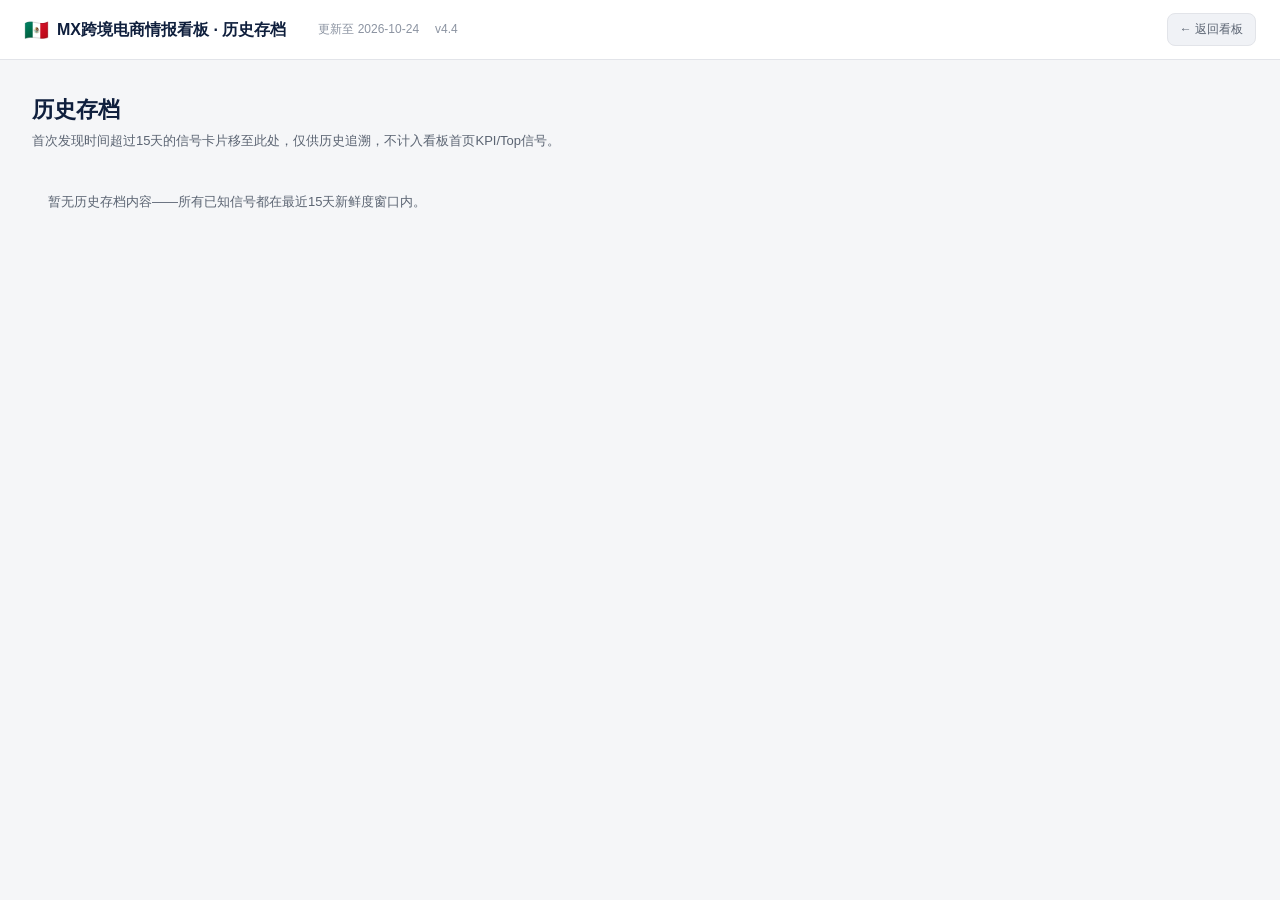
<file: site/archive.html>
<!DOCTYPE html>
<html lang="zh-CN">
<head>
<meta charset="UTF-8">
<meta name="viewport" content="width=device-width, initial-scale=1.0, viewport-fit=cover">
<title>历史存档 | MX跨境电商情报看板 | 2026-10-24</title>
<meta http-equiv="Cache-Control" content="no-cache, no-store, must-revalidate">
<link rel="stylesheet" href="style.css">
</head>
<body>

<nav class="navbar">
  <div class="navbar-brand"><span class="flag">🇲🇽</span>MX跨境电商情报看板 · 历史存档</div>
  <div class="navbar-meta">
    <span>更新至 2026-10-24</span>
    <span>v4.4</span>
  </div>
  <div class="navbar-controls">
    <a class="pill" href="index.html">← 返回看板</a>
  </div>
</nav>

<div class="layout">
  <main class="main-content" style="margin-left:0; max-width:100%;">
    <section class="content-section">
      <div class="section-title">历史存档</div>
      <div class="section-subtitle">首次发现时间超过15天的信号卡片移至此处，仅供历史追溯，不计入看板首页KPI/Top信号。</div>
      <p class="empty-note">暂无历史存档内容——所有已知信号都在最近15天新鲜度窗口内。</p>
    </section>
  </main>
</div>

</body>
</html>
</file>
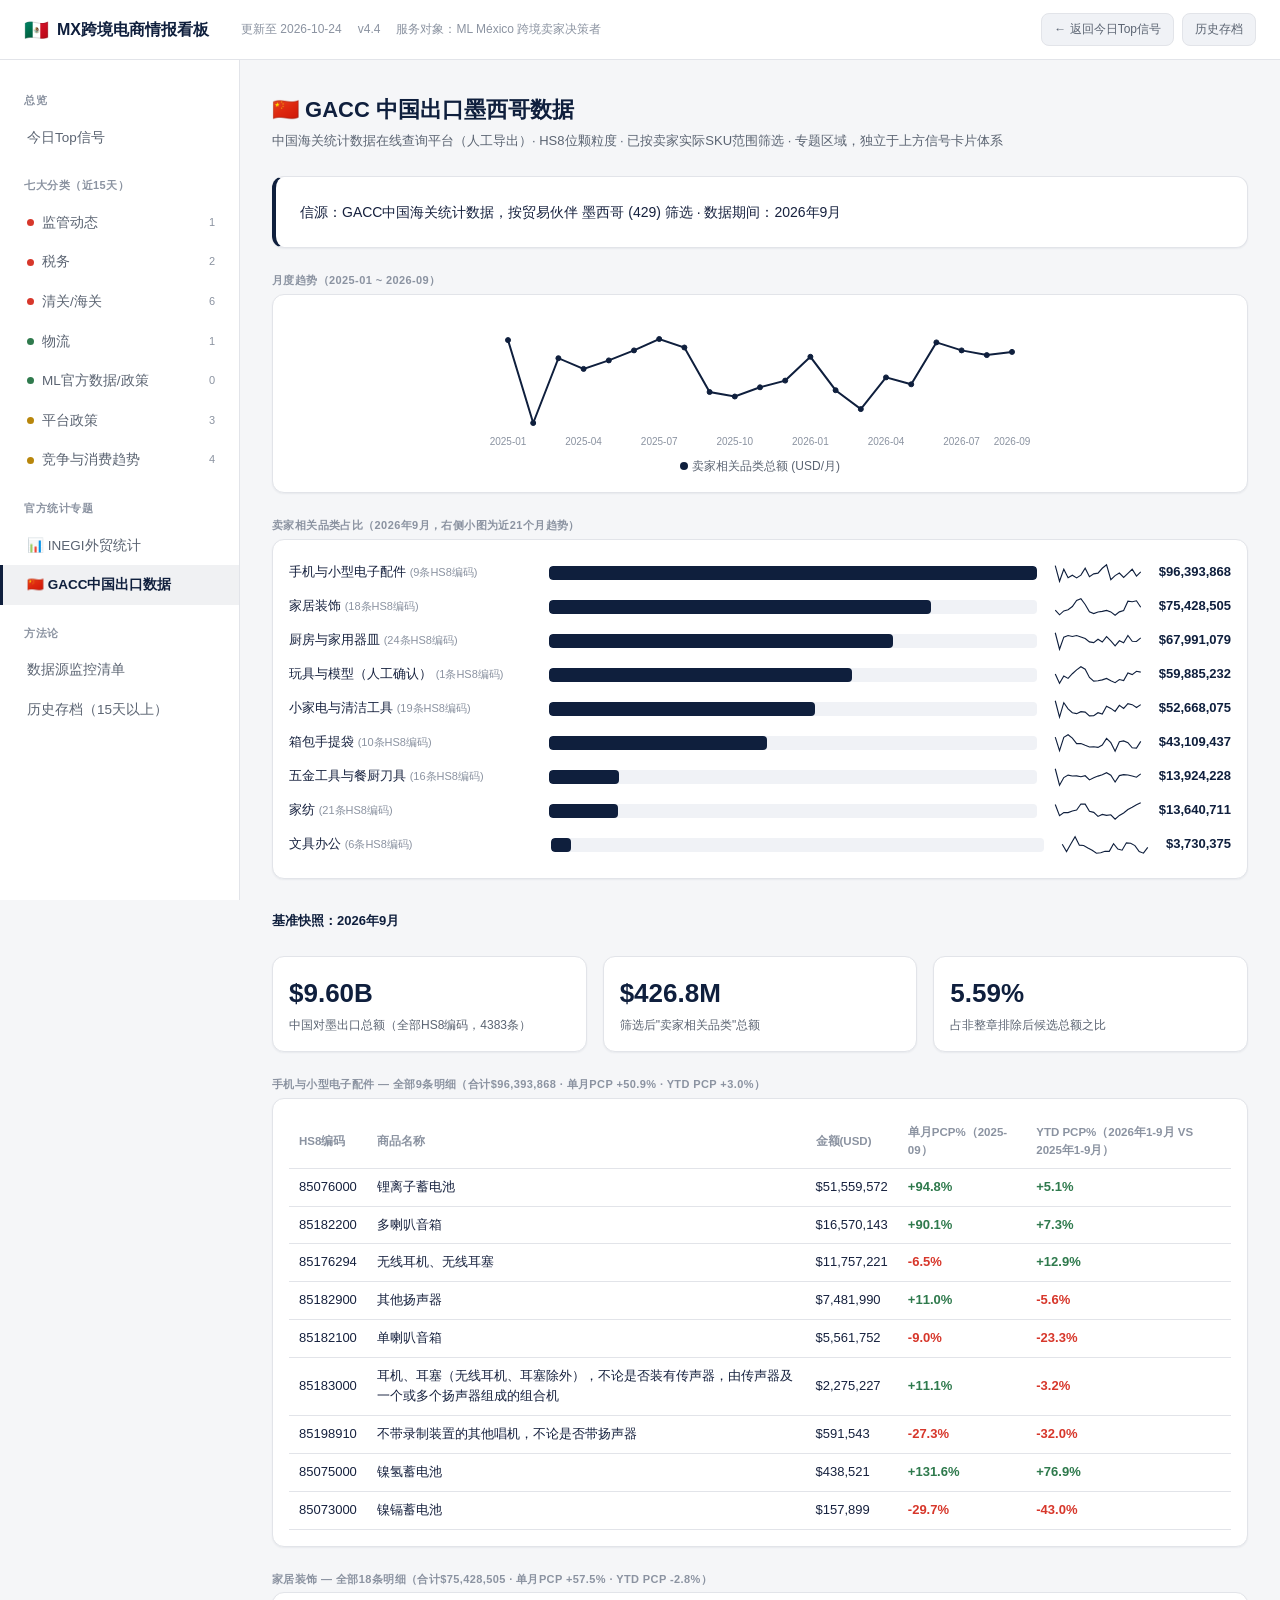
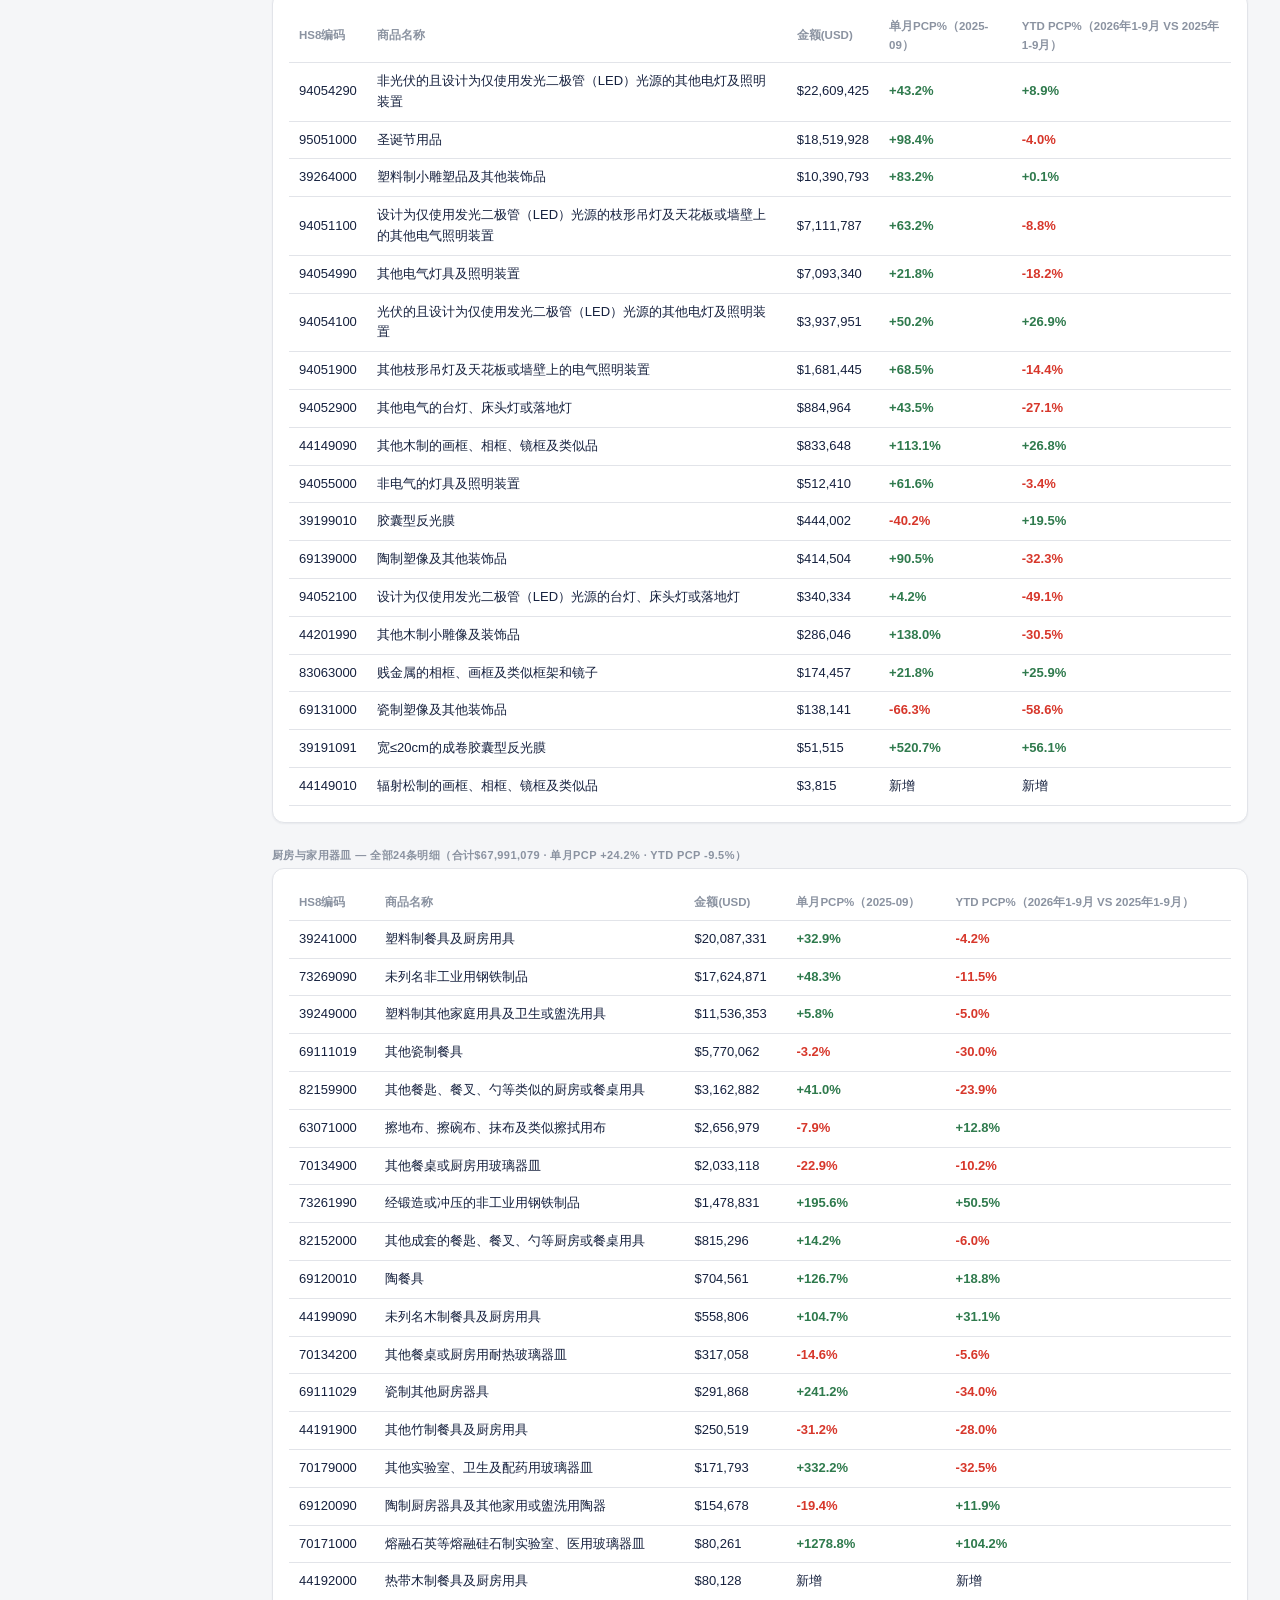
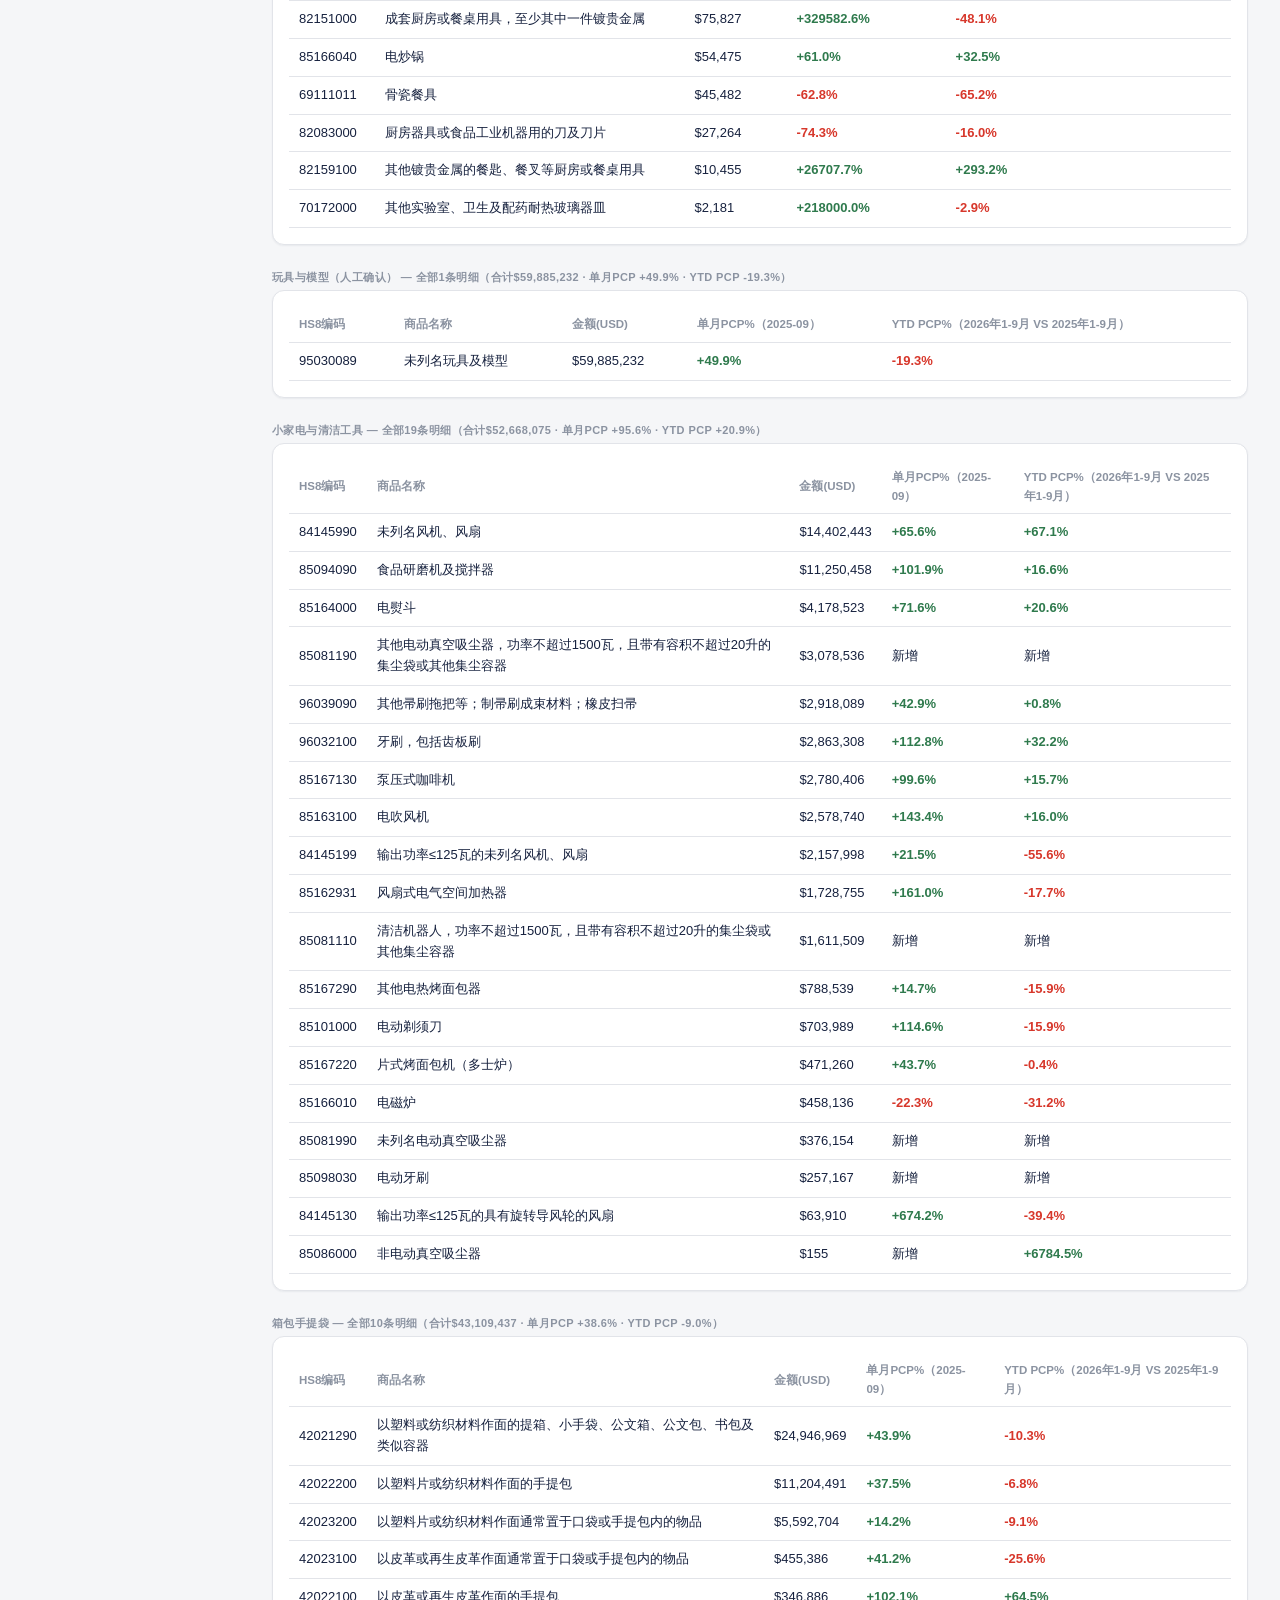
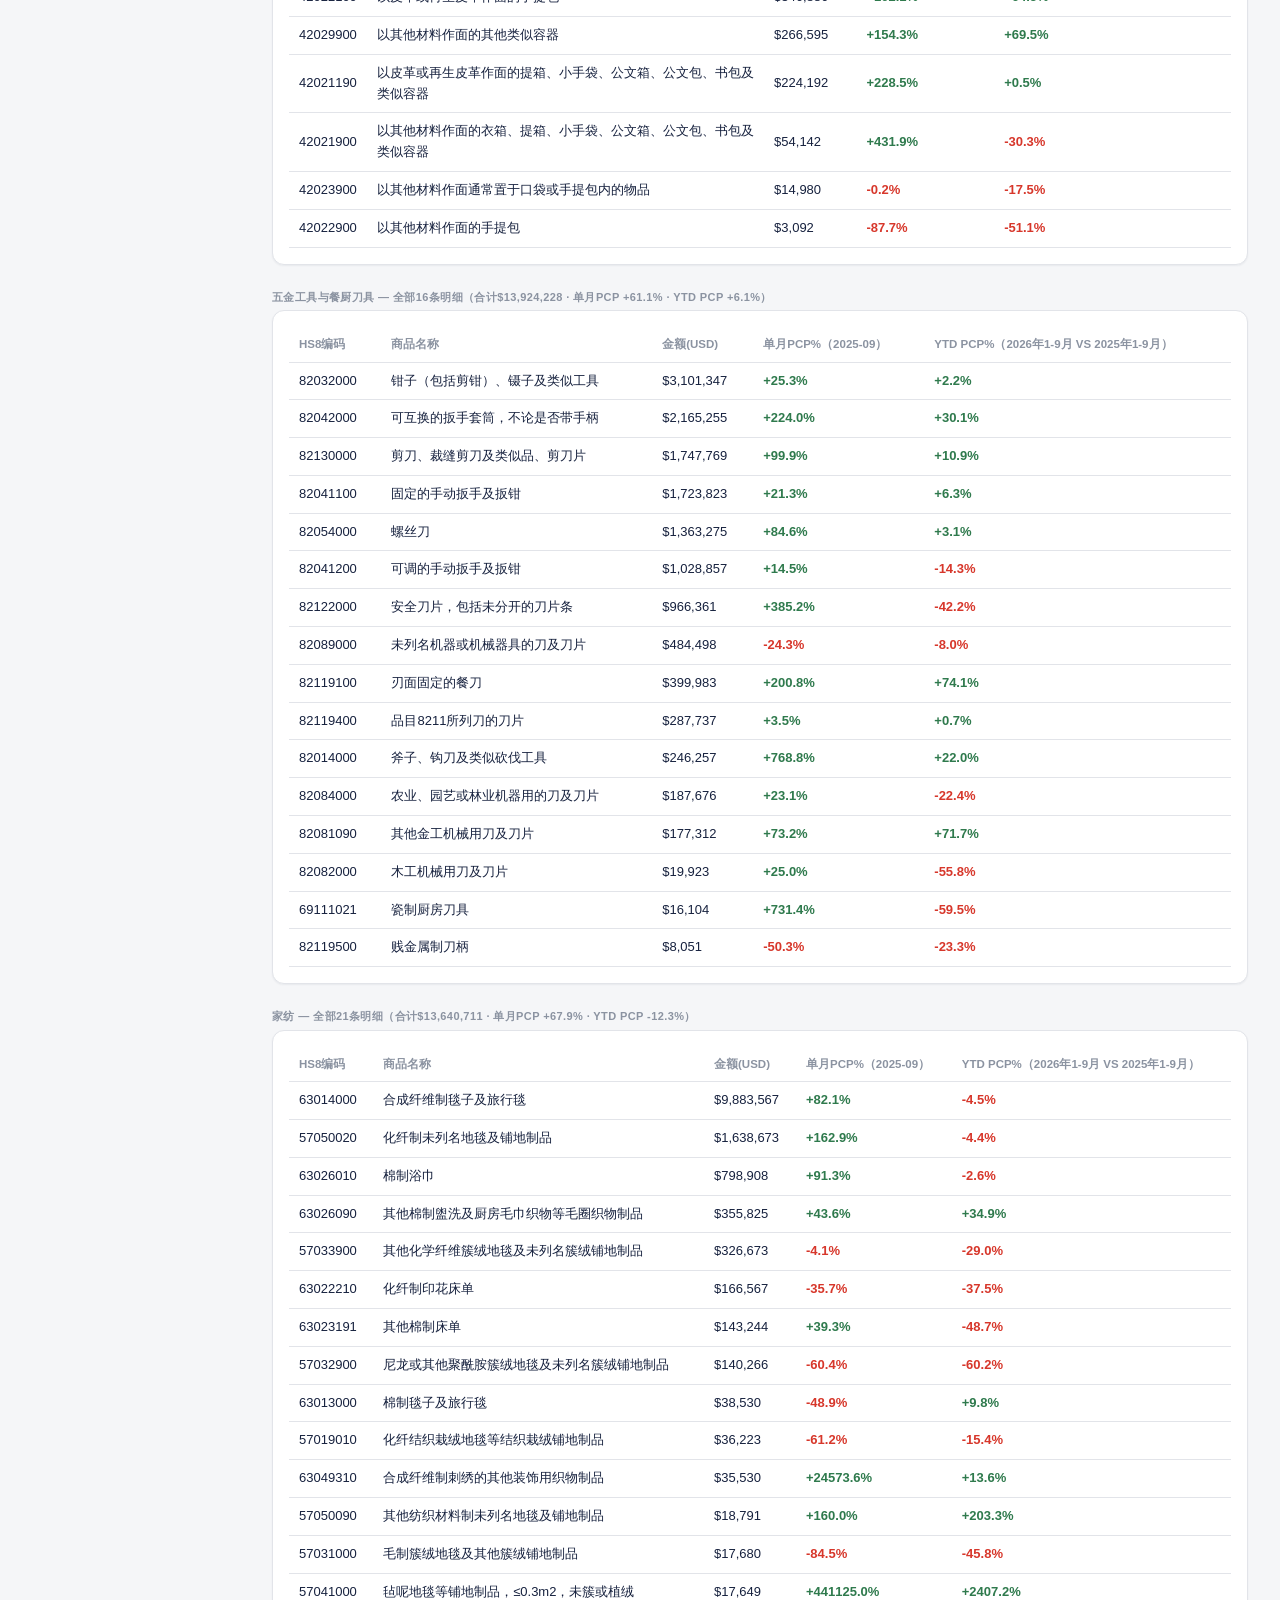
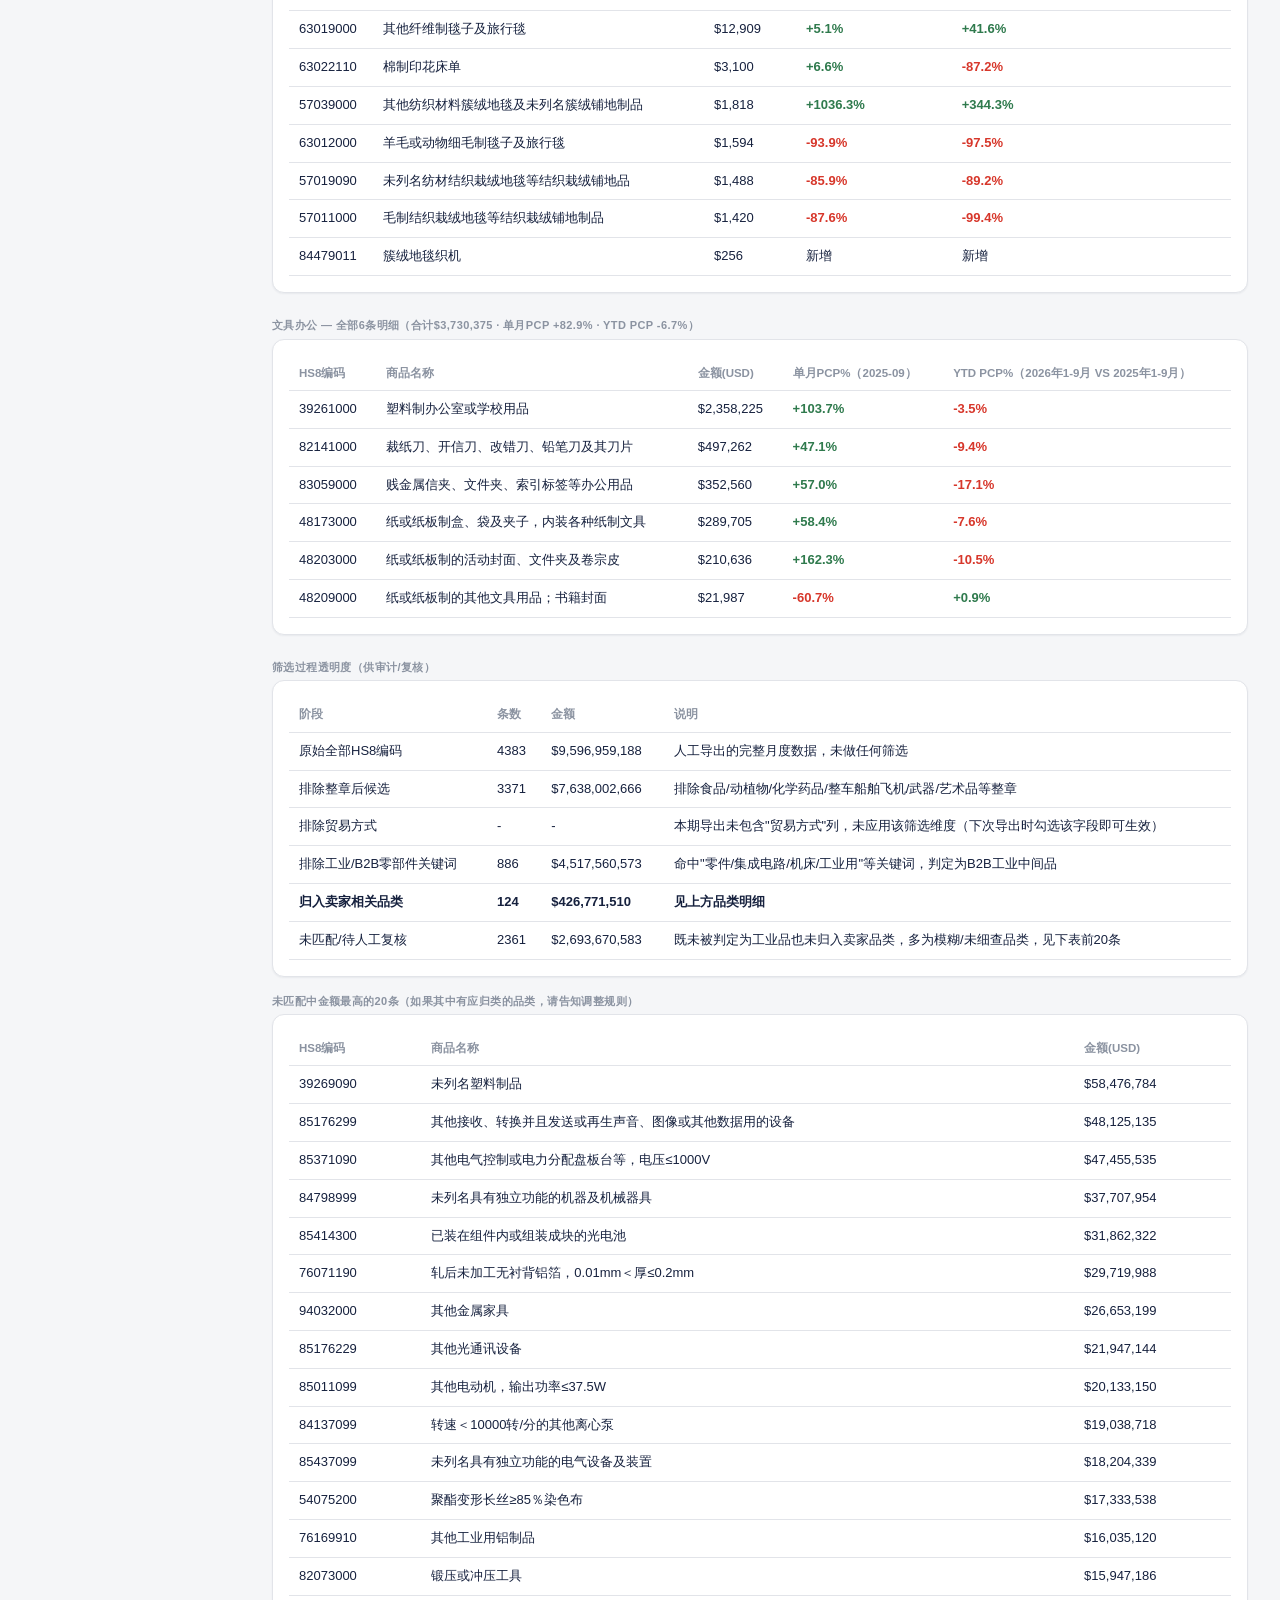
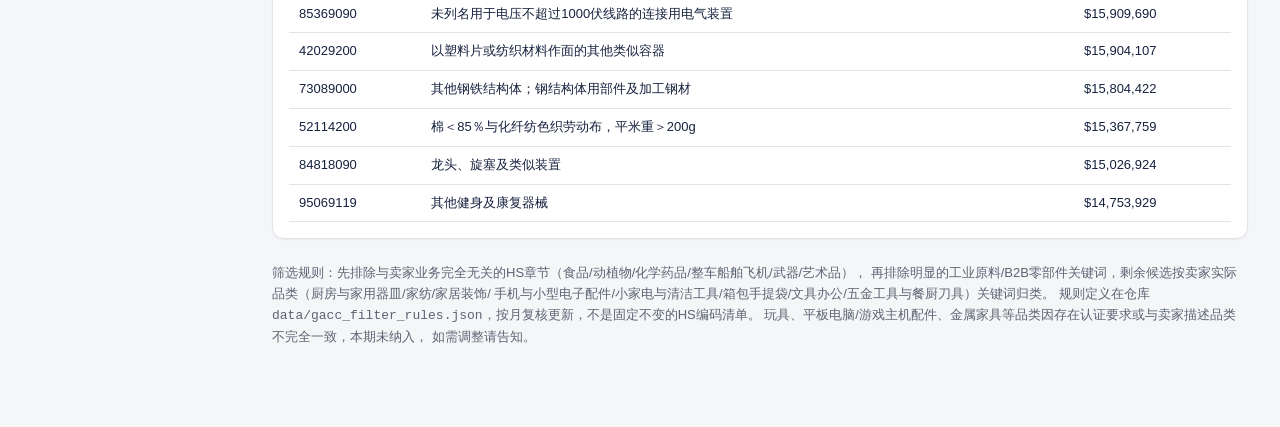
<file: site/gacc.html>
<!DOCTYPE html>
<html lang="zh-CN">
<head>
<meta charset="UTF-8">
<meta name="viewport" content="width=device-width, initial-scale=1.0, viewport-fit=cover">
<title>GACC中国出口数据 | MX跨境电商情报看板 | 2026-10-24 | v4.4</title>
<meta http-equiv="Cache-Control" content="no-cache, no-store, must-revalidate">
<link rel="stylesheet" href="style.css">
</head>
<body>

<nav class="navbar">
  <button class="menu-toggle pill" onclick="document.querySelector('.sidebar').classList.toggle('open')">☰ 分类</button>
  <div class="navbar-brand"><span class="flag">🇲🇽</span>MX跨境电商情报看板</div>
  <div class="navbar-meta">
    <span>更新至 2026-10-24</span>
    <span>v4.4</span>
    <span>服务对象：ML México 跨境卖家决策者</span>
  </div>
  <div class="navbar-controls">
    <a class="pill" href="index.html">← 返回今日Top信号</a>
    <a class="pill" href="archive.html">历史存档</a>
  </div>
</nav>

<div class="layout">
  <aside class="sidebar">
    <ul class="sidebar-nav">
      <li class="sidebar-section-title">总览</li>
      <li><a class="sidebar-item" href="index.html#top">今日Top信号</a></li>

      <li class="sidebar-section-title" style="margin-top:12px;">七大分类（近15天）</li>
      <li><a class="sidebar-item sig-red" href="index.html#reg"><span class="dot"></span>监管动态<span class="count-badge">1</span></a></li>
      <li><a class="sidebar-item sig-red" href="index.html#tax"><span class="dot"></span>税务<span class="count-badge">2</span></a></li>
      <li><a class="sidebar-item sig-red" href="index.html#customs"><span class="dot"></span>清关/海关<span class="count-badge">6</span></a></li>
      <li><a class="sidebar-item sig-green" href="index.html#logistics"><span class="dot"></span>物流<span class="count-badge">1</span></a></li>
      <li><a class="sidebar-item sig-green" href="index.html#ml"><span class="dot"></span>ML官方数据/政策<span class="count-badge">0</span></a></li>
      <li><a class="sidebar-item sig-yellow" href="index.html#platform"><span class="dot"></span>平台政策<span class="count-badge">3</span></a></li>
      <li><a class="sidebar-item sig-yellow" href="index.html#competition"><span class="dot"></span>竞争与消费趋势<span class="count-badge">4</span></a></li>

      <li class="sidebar-section-title" style="margin-top:12px;">官方统计专题</li>
      <li><a class="sidebar-item" href="inegi.html">📊 INEGI外贸统计</a></li>
      <li><a class="sidebar-item active" href="gacc.html">🇨🇳 GACC中国出口数据</a></li>

      <li class="sidebar-section-title" style="margin-top:12px;">方法论</li>
      <li><a class="sidebar-item" href="index.html#sources">数据源监控清单</a></li>
      <li><a class="sidebar-item" href="archive.html">历史存档（15天以上）</a></li>
    </ul>
  </aside>

  <main class="main-content">
    <section class="content-section" id="gacc">
      
      <div class="section-title">🇨🇳 GACC 中国出口墨西哥数据</div>
      <div class="section-subtitle">中国海关统计数据在线查询平台（人工导出）· HS8位颗粒度 · 已按卖家实际SKU范围筛选 · 专题区域，独立于上方信号卡片体系</div>
      
      <div class="top-signal-box" style="margin-bottom:var(--spacing-lg);">
        <p>信源：GACC中国海关统计数据，按贸易伙伴 墨西哥 (429) 筛选 · 数据期间：2026年9月</p>
      </div>
      
      <div class="card-section-label">月度趋势（2025-01 ~ 2026-09）</div>
      <div class="table-wrap" style="margin-bottom:var(--spacing-lg);">
        
    <svg class="sparkline" viewBox="0 0 560 140" xmlns="http://www.w3.org/2000/svg" role="img" aria-label="卖家相关品类月度总额趋势">
      <path d="M28.0,29.1 L53.2,112.0 L78.4,47.2 L103.6,57.9 L128.8,49.4 L154.0,39.4 L179.2,28.0 L204.4,36.5 L229.6,81.0 L254.8,85.5 L280.0,76.3 L305.2,69.6 L330.4,45.8 L355.6,79.2 L380.8,98.1 L406.0,66.4 L431.2,73.3 L456.4,31.4 L481.6,39.4 L506.8,44.1 L532.0,40.9" class="spark-line spark-export"/>
      <circle cx="28.0" cy="29.1" r="2.5" class="spark-export"/><circle cx="53.2" cy="112.0" r="2.5" class="spark-export"/><circle cx="78.4" cy="47.2" r="2.5" class="spark-export"/><circle cx="103.6" cy="57.9" r="2.5" class="spark-export"/><circle cx="128.8" cy="49.4" r="2.5" class="spark-export"/><circle cx="154.0" cy="39.4" r="2.5" class="spark-export"/><circle cx="179.2" cy="28.0" r="2.5" class="spark-export"/><circle cx="204.4" cy="36.5" r="2.5" class="spark-export"/><circle cx="229.6" cy="81.0" r="2.5" class="spark-export"/><circle cx="254.8" cy="85.5" r="2.5" class="spark-export"/><circle cx="280.0" cy="76.3" r="2.5" class="spark-export"/><circle cx="305.2" cy="69.6" r="2.5" class="spark-export"/><circle cx="330.4" cy="45.8" r="2.5" class="spark-export"/><circle cx="355.6" cy="79.2" r="2.5" class="spark-export"/><circle cx="380.8" cy="98.1" r="2.5" class="spark-export"/><circle cx="406.0" cy="66.4" r="2.5" class="spark-export"/><circle cx="431.2" cy="73.3" r="2.5" class="spark-export"/><circle cx="456.4" cy="31.4" r="2.5" class="spark-export"/><circle cx="481.6" cy="39.4" r="2.5" class="spark-export"/><circle cx="506.8" cy="44.1" r="2.5" class="spark-export"/><circle cx="532.0" cy="40.9" r="2.5" class="spark-export"/>
      <text x="28.0" y="134" class="spark-label" text-anchor="middle">2025-01</text><text x="103.6" y="134" class="spark-label" text-anchor="middle">2025-04</text><text x="179.2" y="134" class="spark-label" text-anchor="middle">2025-07</text><text x="254.8" y="134" class="spark-label" text-anchor="middle">2025-10</text><text x="330.4" y="134" class="spark-label" text-anchor="middle">2026-01</text><text x="406.0" y="134" class="spark-label" text-anchor="middle">2026-04</text><text x="481.6" y="134" class="spark-label" text-anchor="middle">2026-07</text><text x="532.0" y="134" class="spark-label" text-anchor="middle">2026-09</text>
    </svg>
        <div class="spark-legend"><span><span class="dot-legend spark-export"></span>卖家相关品类总额 (USD/月)</span></div>
      </div>
      <div class="card-section-label">卖家相关品类占比（2026年9月，右侧小图为近21个月趋势）</div>
      <div class="table-wrap" style="margin-bottom:var(--spacing-lg);">
        
      <div class="gacc-bar-row">
        <div class="gacc-bar-label">手机与小型电子配件 <span class="gacc-bar-count">(9条HS8编码)</span></div>
        <div class="gacc-bar-track"><div class="gacc-bar-fill" style="width:100.0%"></div></div>
        <svg class="mini-sparkline" viewBox="0 0 120 28" xmlns="http://www.w3.org/2000/svg"><path d="M3.0,4.1 L8.7,25.0 L14.4,9.0 L20.1,20.3 L25.8,16.9 L31.5,20.5 L37.2,16.8 L42.9,7.5 L48.6,18.9 L54.3,15.2 L60.0,14.2 L65.7,7.7 L71.4,3.0 L77.1,23.0 L82.8,17.5 L88.5,14.1 L94.2,19.8 L99.9,14.5 L105.6,9.0 L111.3,18.1 L117.0,12.6" class="mini-spark-line spark-export"/></svg>
        <div class="gacc-bar-value">$96,393,868</div>
      </div>

      <div class="gacc-bar-row">
        <div class="gacc-bar-label">家居装饰 <span class="gacc-bar-count">(18条HS8编码)</span></div>
        <div class="gacc-bar-track"><div class="gacc-bar-fill" style="width:78.3%"></div></div>
        <svg class="mini-sparkline" viewBox="0 0 120 28" xmlns="http://www.w3.org/2000/svg"><path d="M3.0,18.1 L8.7,24.4 L14.4,19.2 L20.1,17.6 L25.8,13.4 L31.5,5.2 L37.2,3.0 L42.9,10.7 L48.6,20.5 L54.3,22.7 L60.0,20.6 L65.7,19.8 L71.4,18.5 L77.1,20.5 L82.8,25.0 L88.5,20.5 L94.2,18.6 L99.9,6.3 L105.6,7.0 L111.3,5.7 L117.0,14.3" class="mini-spark-line spark-export"/></svg>
        <div class="gacc-bar-value">$75,428,505</div>
      </div>

      <div class="gacc-bar-row">
        <div class="gacc-bar-label">厨房与家用器皿 <span class="gacc-bar-count">(24条HS8编码)</span></div>
        <div class="gacc-bar-track"><div class="gacc-bar-fill" style="width:70.5%"></div></div>
        <svg class="mini-sparkline" viewBox="0 0 120 28" xmlns="http://www.w3.org/2000/svg"><path d="M3.0,3.0 L8.7,25.0 L14.4,8.9 L20.1,6.7 L25.8,8.0 L31.5,6.7 L37.2,8.6 L42.9,10.7 L48.6,15.2 L54.3,16.2 L60.0,11.7 L65.7,15.3 L71.4,8.1 L77.1,13.7 L82.8,20.5 L88.5,13.7 L94.2,16.5 L99.9,6.7 L105.6,14.4 L111.3,14.6 L117.0,9.8" class="mini-spark-line spark-export"/></svg>
        <div class="gacc-bar-value">$67,991,079</div>
      </div>

      <div class="gacc-bar-row">
        <div class="gacc-bar-label">玩具与模型（人工确认） <span class="gacc-bar-count">(1条HS8编码)</span></div>
        <div class="gacc-bar-track"><div class="gacc-bar-fill" style="width:62.1%"></div></div>
        <svg class="mini-sparkline" viewBox="0 0 120 28" xmlns="http://www.w3.org/2000/svg"><path d="M3.0,12.7 L8.7,25.0 L14.4,15.3 L20.1,18.5 L25.8,12.3 L31.5,7.1 L37.2,3.0 L42.9,6.2 L48.6,17.2 L54.3,22.1 L60.0,21.6 L65.7,20.5 L71.4,18.6 L77.1,21.7 L82.8,24.2 L88.5,20.0 L94.2,21.5 L99.9,11.4 L105.6,13.5 L111.3,9.0 L117.0,10.2" class="mini-spark-line spark-export"/></svg>
        <div class="gacc-bar-value">$59,885,232</div>
      </div>

      <div class="gacc-bar-row">
        <div class="gacc-bar-label">小家电与清洁工具 <span class="gacc-bar-count">(19条HS8编码)</span></div>
        <div class="gacc-bar-track"><div class="gacc-bar-fill" style="width:54.6%"></div></div>
        <svg class="mini-sparkline" viewBox="0 0 120 28" xmlns="http://www.w3.org/2000/svg"><path d="M3.0,3.0 L8.7,25.0 L14.4,5.6 L20.1,13.8 L25.8,18.9 L31.5,20.2 L37.2,17.5 L42.9,18.2 L48.6,23.2 L54.3,23.0 L60.0,18.9 L65.7,20.7 L71.4,10.4 L77.1,13.2 L82.8,17.2 L88.5,9.1 L94.2,13.2 L99.9,6.8 L105.6,8.2 L111.3,12.1 L117.0,8.2" class="mini-spark-line spark-export"/></svg>
        <div class="gacc-bar-value">$52,668,075</div>
      </div>

      <div class="gacc-bar-row">
        <div class="gacc-bar-label">箱包手提袋 <span class="gacc-bar-count">(10条HS8编码)</span></div>
        <div class="gacc-bar-track"><div class="gacc-bar-fill" style="width:44.7%"></div></div>
        <svg class="mini-sparkline" viewBox="0 0 120 28" xmlns="http://www.w3.org/2000/svg"><path d="M3.0,6.2 L8.7,24.1 L14.4,6.4 L20.1,3.0 L25.8,7.5 L31.5,14.9 L37.2,14.7 L42.9,17.1 L48.6,19.3 L54.3,19.0 L60.0,19.9 L65.7,16.7 L71.4,7.8 L77.1,13.6 L82.8,25.0 L88.5,12.3 L94.2,11.2 L99.9,13.5 L105.6,20.4 L111.3,20.8 L117.0,11.9" class="mini-spark-line spark-export"/></svg>
        <div class="gacc-bar-value">$43,109,437</div>
      </div>

      <div class="gacc-bar-row">
        <div class="gacc-bar-label">五金工具与餐厨刀具 <span class="gacc-bar-count">(16条HS8编码)</span></div>
        <div class="gacc-bar-track"><div class="gacc-bar-fill" style="width:14.4%"></div></div>
        <svg class="mini-sparkline" viewBox="0 0 120 28" xmlns="http://www.w3.org/2000/svg"><path d="M3.0,3.0 L8.7,25.0 L14.4,14.8 L20.1,11.5 L25.8,12.7 L31.5,12.5 L37.2,13.7 L42.9,12.3 L48.6,17.9 L54.3,15.1 L60.0,12.8 L65.7,11.1 L71.4,8.3 L77.1,11.6 L82.8,20.7 L88.5,12.1 L94.2,10.9 L99.9,11.4 L105.6,12.7 L111.3,14.3 L117.0,9.8" class="mini-spark-line spark-export"/></svg>
        <div class="gacc-bar-value">$13,924,228</div>
      </div>

      <div class="gacc-bar-row">
        <div class="gacc-bar-label">家纺 <span class="gacc-bar-count">(21条HS8编码)</span></div>
        <div class="gacc-bar-track"><div class="gacc-bar-fill" style="width:14.2%"></div></div>
        <svg class="mini-sparkline" viewBox="0 0 120 28" xmlns="http://www.w3.org/2000/svg"><path d="M3.0,5.4 L8.7,20.3 L14.4,16.0 L20.1,16.2 L25.8,14.1 L31.5,12.8 L37.2,4.7 L42.9,4.9 L48.6,14.3 L54.3,15.8 L60.0,21.2 L65.7,18.6 L71.4,19.8 L77.1,19.0 L82.8,25.0 L88.5,19.9 L94.2,16.6 L99.9,12.0 L105.6,9.1 L111.3,5.7 L117.0,3.0" class="mini-spark-line spark-export"/></svg>
        <div class="gacc-bar-value">$13,640,711</div>
      </div>

      <div class="gacc-bar-row">
        <div class="gacc-bar-label">文具办公 <span class="gacc-bar-count">(6条HS8编码)</span></div>
        <div class="gacc-bar-track"><div class="gacc-bar-fill" style="width:3.9%"></div></div>
        <svg class="mini-sparkline" viewBox="0 0 120 28" xmlns="http://www.w3.org/2000/svg"><path d="M3.0,12.9 L8.7,22.8 L14.4,12.6 L20.1,3.0 L25.8,14.2 L31.5,14.6 L37.2,17.9 L42.9,20.9 L48.6,25.0 L54.3,24.4 L60.0,22.4 L65.7,22.5 L71.4,12.2 L77.1,19.5 L82.8,20.9 L88.5,11.1 L94.2,11.7 L99.9,14.8 L105.6,22.8 L111.3,24.9 L117.0,17.2" class="mini-spark-line spark-export"/></svg>
        <div class="gacc-bar-value">$3,730,375</div>
      </div>
      </div>
      <div class="section-subtitle" style="margin-top:var(--spacing-xl); font-weight:700; color:var(--navy);">基准快照：2026年9月</div>
      
      <div class="kpi-grid" style="margin-bottom:var(--spacing-lg);">
        <div class="kpi-card"><div class="kpi-value">$9.60B</div><div class="kpi-label">中国对墨出口总额（全部HS8编码，4383条）</div></div>
        <div class="kpi-card"><div class="kpi-value">$426.8M</div><div class="kpi-label">筛选后"卖家相关品类"总额</div></div>
        <div class="kpi-card"><div class="kpi-value">5.59%</div><div class="kpi-label">占非整章排除后候选总额之比</div></div>
      </div>
      
      <div class="card-section-label">手机与小型电子配件 — 全部9条明细（合计$96,393,868 · 单月PCP +50.9% · YTD PCP +3.0%）</div>
      <div class="table-wrap" style="margin-bottom:var(--spacing-lg);">
        <table>
          <thead><tr><th>HS8编码</th><th>商品名称</th><th>金额(USD)</th><th>单月PCP%（2025-09）</th><th>YTD PCP%（2026年1-9月 vs 2025年1-9月）</th></tr></thead>
          <tbody>
            <tr><td>85076000</td><td>锂离子蓄电池</td><td>$51,559,572</td><td><span class="pct-pos">+94.8%</span></td><td><span class="pct-pos">+5.1%</span></td></tr>
            <tr><td>85182200</td><td>多喇叭音箱</td><td>$16,570,143</td><td><span class="pct-pos">+90.1%</span></td><td><span class="pct-pos">+7.3%</span></td></tr>
            <tr><td>85176294</td><td>无线耳机、无线耳塞</td><td>$11,757,221</td><td><span class="pct-neg">-6.5%</span></td><td><span class="pct-pos">+12.9%</span></td></tr>
            <tr><td>85182900</td><td>其他扬声器</td><td>$7,481,990</td><td><span class="pct-pos">+11.0%</span></td><td><span class="pct-neg">-5.6%</span></td></tr>
            <tr><td>85182100</td><td>单喇叭音箱</td><td>$5,561,752</td><td><span class="pct-neg">-9.0%</span></td><td><span class="pct-neg">-23.3%</span></td></tr>
            <tr><td>85183000</td><td>耳机、耳塞（无线耳机、耳塞除外），不论是否装有传声器，由传声器及一个或多个扬声器组成的组合机</td><td>$2,275,227</td><td><span class="pct-pos">+11.1%</span></td><td><span class="pct-neg">-3.2%</span></td></tr>
            <tr><td>85198910</td><td>不带录制装置的其他唱机，不论是否带扬声器</td><td>$591,543</td><td><span class="pct-neg">-27.3%</span></td><td><span class="pct-neg">-32.0%</span></td></tr>
            <tr><td>85075000</td><td>镍氢蓄电池</td><td>$438,521</td><td><span class="pct-pos">+131.6%</span></td><td><span class="pct-pos">+76.9%</span></td></tr>
            <tr><td>85073000</td><td>镍镉蓄电池</td><td>$157,899</td><td><span class="pct-neg">-29.7%</span></td><td><span class="pct-neg">-43.0%</span></td></tr>
          </tbody>
        </table>
      </div>

      <div class="card-section-label">家居装饰 — 全部18条明细（合计$75,428,505 · 单月PCP +57.5% · YTD PCP -2.8%）</div>
      <div class="table-wrap" style="margin-bottom:var(--spacing-lg);">
        <table>
          <thead><tr><th>HS8编码</th><th>商品名称</th><th>金额(USD)</th><th>单月PCP%（2025-09）</th><th>YTD PCP%（2026年1-9月 vs 2025年1-9月）</th></tr></thead>
          <tbody>
            <tr><td>94054290</td><td>非光伏的且设计为仅使用发光二极管（LED）光源的其他电灯及照明装置</td><td>$22,609,425</td><td><span class="pct-pos">+43.2%</span></td><td><span class="pct-pos">+8.9%</span></td></tr>
            <tr><td>95051000</td><td>圣诞节用品</td><td>$18,519,928</td><td><span class="pct-pos">+98.4%</span></td><td><span class="pct-neg">-4.0%</span></td></tr>
            <tr><td>39264000</td><td>塑料制小雕塑品及其他装饰品</td><td>$10,390,793</td><td><span class="pct-pos">+83.2%</span></td><td><span class="pct-pos">+0.1%</span></td></tr>
            <tr><td>94051100</td><td>设计为仅使用发光二极管（LED）光源的枝形吊灯及天花板或墙壁上的其他电气照明装置</td><td>$7,111,787</td><td><span class="pct-pos">+63.2%</span></td><td><span class="pct-neg">-8.8%</span></td></tr>
            <tr><td>94054990</td><td>其他电气灯具及照明装置</td><td>$7,093,340</td><td><span class="pct-pos">+21.8%</span></td><td><span class="pct-neg">-18.2%</span></td></tr>
            <tr><td>94054100</td><td>光伏的且设计为仅使用发光二极管（LED）光源的其他电灯及照明装置</td><td>$3,937,951</td><td><span class="pct-pos">+50.2%</span></td><td><span class="pct-pos">+26.9%</span></td></tr>
            <tr><td>94051900</td><td>其他枝形吊灯及天花板或墙壁上的电气照明装置</td><td>$1,681,445</td><td><span class="pct-pos">+68.5%</span></td><td><span class="pct-neg">-14.4%</span></td></tr>
            <tr><td>94052900</td><td>其他电气的台灯、床头灯或落地灯</td><td>$884,964</td><td><span class="pct-pos">+43.5%</span></td><td><span class="pct-neg">-27.1%</span></td></tr>
            <tr><td>44149090</td><td>其他木制的画框、相框、镜框及类似品</td><td>$833,648</td><td><span class="pct-pos">+113.1%</span></td><td><span class="pct-pos">+26.8%</span></td></tr>
            <tr><td>94055000</td><td>非电气的灯具及照明装置</td><td>$512,410</td><td><span class="pct-pos">+61.6%</span></td><td><span class="pct-neg">-3.4%</span></td></tr>
            <tr><td>39199010</td><td>胶囊型反光膜</td><td>$444,002</td><td><span class="pct-neg">-40.2%</span></td><td><span class="pct-pos">+19.5%</span></td></tr>
            <tr><td>69139000</td><td>陶制塑像及其他装饰品</td><td>$414,504</td><td><span class="pct-pos">+90.5%</span></td><td><span class="pct-neg">-32.3%</span></td></tr>
            <tr><td>94052100</td><td>设计为仅使用发光二极管（LED）光源的台灯、床头灯或落地灯</td><td>$340,334</td><td><span class="pct-pos">+4.2%</span></td><td><span class="pct-neg">-49.1%</span></td></tr>
            <tr><td>44201990</td><td>其他木制小雕像及装饰品</td><td>$286,046</td><td><span class="pct-pos">+138.0%</span></td><td><span class="pct-neg">-30.5%</span></td></tr>
            <tr><td>83063000</td><td>贱金属的相框、画框及类似框架和镜子</td><td>$174,457</td><td><span class="pct-pos">+21.8%</span></td><td><span class="pct-pos">+25.9%</span></td></tr>
            <tr><td>69131000</td><td>瓷制塑像及其他装饰品</td><td>$138,141</td><td><span class="pct-neg">-66.3%</span></td><td><span class="pct-neg">-58.6%</span></td></tr>
            <tr><td>39191091</td><td>宽≤20cm的成卷胶囊型反光膜</td><td>$51,515</td><td><span class="pct-pos">+520.7%</span></td><td><span class="pct-pos">+56.1%</span></td></tr>
            <tr><td>44149010</td><td>辐射松制的画框、相框、镜框及类似品</td><td>$3,815</td><td>新增</td><td>新增</td></tr>
          </tbody>
        </table>
      </div>

      <div class="card-section-label">厨房与家用器皿 — 全部24条明细（合计$67,991,079 · 单月PCP +24.2% · YTD PCP -9.5%）</div>
      <div class="table-wrap" style="margin-bottom:var(--spacing-lg);">
        <table>
          <thead><tr><th>HS8编码</th><th>商品名称</th><th>金额(USD)</th><th>单月PCP%（2025-09）</th><th>YTD PCP%（2026年1-9月 vs 2025年1-9月）</th></tr></thead>
          <tbody>
            <tr><td>39241000</td><td>塑料制餐具及厨房用具</td><td>$20,087,331</td><td><span class="pct-pos">+32.9%</span></td><td><span class="pct-neg">-4.2%</span></td></tr>
            <tr><td>73269090</td><td>未列名非工业用钢铁制品</td><td>$17,624,871</td><td><span class="pct-pos">+48.3%</span></td><td><span class="pct-neg">-11.5%</span></td></tr>
            <tr><td>39249000</td><td>塑料制其他家庭用具及卫生或盥洗用具</td><td>$11,536,353</td><td><span class="pct-pos">+5.8%</span></td><td><span class="pct-neg">-5.0%</span></td></tr>
            <tr><td>69111019</td><td>其他瓷制餐具</td><td>$5,770,062</td><td><span class="pct-neg">-3.2%</span></td><td><span class="pct-neg">-30.0%</span></td></tr>
            <tr><td>82159900</td><td>其他餐匙、餐叉、勺等类似的厨房或餐桌用具</td><td>$3,162,882</td><td><span class="pct-pos">+41.0%</span></td><td><span class="pct-neg">-23.9%</span></td></tr>
            <tr><td>63071000</td><td>擦地布、擦碗布、抹布及类似擦拭用布</td><td>$2,656,979</td><td><span class="pct-neg">-7.9%</span></td><td><span class="pct-pos">+12.8%</span></td></tr>
            <tr><td>70134900</td><td>其他餐桌或厨房用玻璃器皿</td><td>$2,033,118</td><td><span class="pct-neg">-22.9%</span></td><td><span class="pct-neg">-10.2%</span></td></tr>
            <tr><td>73261990</td><td>经锻造或冲压的非工业用钢铁制品</td><td>$1,478,831</td><td><span class="pct-pos">+195.6%</span></td><td><span class="pct-pos">+50.5%</span></td></tr>
            <tr><td>82152000</td><td>其他成套的餐匙、餐叉、勺等厨房或餐桌用具</td><td>$815,296</td><td><span class="pct-pos">+14.2%</span></td><td><span class="pct-neg">-6.0%</span></td></tr>
            <tr><td>69120010</td><td>陶餐具</td><td>$704,561</td><td><span class="pct-pos">+126.7%</span></td><td><span class="pct-pos">+18.8%</span></td></tr>
            <tr><td>44199090</td><td>未列名木制餐具及厨房用具</td><td>$558,806</td><td><span class="pct-pos">+104.7%</span></td><td><span class="pct-pos">+31.1%</span></td></tr>
            <tr><td>70134200</td><td>其他餐桌或厨房用耐热玻璃器皿</td><td>$317,058</td><td><span class="pct-neg">-14.6%</span></td><td><span class="pct-neg">-5.6%</span></td></tr>
            <tr><td>69111029</td><td>瓷制其他厨房器具</td><td>$291,868</td><td><span class="pct-pos">+241.2%</span></td><td><span class="pct-neg">-34.0%</span></td></tr>
            <tr><td>44191900</td><td>其他竹制餐具及厨房用具</td><td>$250,519</td><td><span class="pct-neg">-31.2%</span></td><td><span class="pct-neg">-28.0%</span></td></tr>
            <tr><td>70179000</td><td>其他实验室、卫生及配药用玻璃器皿</td><td>$171,793</td><td><span class="pct-pos">+332.2%</span></td><td><span class="pct-neg">-32.5%</span></td></tr>
            <tr><td>69120090</td><td>陶制厨房器具及其他家用或盥洗用陶器</td><td>$154,678</td><td><span class="pct-neg">-19.4%</span></td><td><span class="pct-pos">+11.9%</span></td></tr>
            <tr><td>70171000</td><td>熔融石英等熔融硅石制实验室、医用玻璃器皿</td><td>$80,261</td><td><span class="pct-pos">+1278.8%</span></td><td><span class="pct-pos">+104.2%</span></td></tr>
            <tr><td>44192000</td><td>热带木制餐具及厨房用具</td><td>$80,128</td><td>新增</td><td>新增</td></tr>
            <tr><td>82151000</td><td>成套厨房或餐桌用具，至少其中一件镀贵金属</td><td>$75,827</td><td><span class="pct-pos">+329582.6%</span></td><td><span class="pct-neg">-48.1%</span></td></tr>
            <tr><td>85166040</td><td>电炒锅</td><td>$54,475</td><td><span class="pct-pos">+61.0%</span></td><td><span class="pct-pos">+32.5%</span></td></tr>
            <tr><td>69111011</td><td>骨瓷餐具</td><td>$45,482</td><td><span class="pct-neg">-62.8%</span></td><td><span class="pct-neg">-65.2%</span></td></tr>
            <tr><td>82083000</td><td>厨房器具或食品工业机器用的刀及刀片</td><td>$27,264</td><td><span class="pct-neg">-74.3%</span></td><td><span class="pct-neg">-16.0%</span></td></tr>
            <tr><td>82159100</td><td>其他镀贵金属的餐匙、餐叉等厨房或餐桌用具</td><td>$10,455</td><td><span class="pct-pos">+26707.7%</span></td><td><span class="pct-pos">+293.2%</span></td></tr>
            <tr><td>70172000</td><td>其他实验室、卫生及配药耐热玻璃器皿</td><td>$2,181</td><td><span class="pct-pos">+218000.0%</span></td><td><span class="pct-neg">-2.9%</span></td></tr>
          </tbody>
        </table>
      </div>

      <div class="card-section-label">玩具与模型（人工确认） — 全部1条明细（合计$59,885,232 · 单月PCP +49.9% · YTD PCP -19.3%）</div>
      <div class="table-wrap" style="margin-bottom:var(--spacing-lg);">
        <table>
          <thead><tr><th>HS8编码</th><th>商品名称</th><th>金额(USD)</th><th>单月PCP%（2025-09）</th><th>YTD PCP%（2026年1-9月 vs 2025年1-9月）</th></tr></thead>
          <tbody>
            <tr><td>95030089</td><td>未列名玩具及模型</td><td>$59,885,232</td><td><span class="pct-pos">+49.9%</span></td><td><span class="pct-neg">-19.3%</span></td></tr>
          </tbody>
        </table>
      </div>

      <div class="card-section-label">小家电与清洁工具 — 全部19条明细（合计$52,668,075 · 单月PCP +95.6% · YTD PCP +20.9%）</div>
      <div class="table-wrap" style="margin-bottom:var(--spacing-lg);">
        <table>
          <thead><tr><th>HS8编码</th><th>商品名称</th><th>金额(USD)</th><th>单月PCP%（2025-09）</th><th>YTD PCP%（2026年1-9月 vs 2025年1-9月）</th></tr></thead>
          <tbody>
            <tr><td>84145990</td><td>未列名风机、风扇</td><td>$14,402,443</td><td><span class="pct-pos">+65.6%</span></td><td><span class="pct-pos">+67.1%</span></td></tr>
            <tr><td>85094090</td><td>食品研磨机及搅拌器</td><td>$11,250,458</td><td><span class="pct-pos">+101.9%</span></td><td><span class="pct-pos">+16.6%</span></td></tr>
            <tr><td>85164000</td><td>电熨斗</td><td>$4,178,523</td><td><span class="pct-pos">+71.6%</span></td><td><span class="pct-pos">+20.6%</span></td></tr>
            <tr><td>85081190</td><td>其他电动真空吸尘器，功率不超过1500瓦，且带有容积不超过20升的集尘袋或其他集尘容器</td><td>$3,078,536</td><td>新增</td><td>新增</td></tr>
            <tr><td>96039090</td><td>其他帚刷拖把等；制帚刷成束材料；橡皮扫帚</td><td>$2,918,089</td><td><span class="pct-pos">+42.9%</span></td><td><span class="pct-pos">+0.8%</span></td></tr>
            <tr><td>96032100</td><td>牙刷，包括齿板刷</td><td>$2,863,308</td><td><span class="pct-pos">+112.8%</span></td><td><span class="pct-pos">+32.2%</span></td></tr>
            <tr><td>85167130</td><td>泵压式咖啡机</td><td>$2,780,406</td><td><span class="pct-pos">+99.6%</span></td><td><span class="pct-pos">+15.7%</span></td></tr>
            <tr><td>85163100</td><td>电吹风机</td><td>$2,578,740</td><td><span class="pct-pos">+143.4%</span></td><td><span class="pct-pos">+16.0%</span></td></tr>
            <tr><td>84145199</td><td>输出功率≤125瓦的未列名风机、风扇</td><td>$2,157,998</td><td><span class="pct-pos">+21.5%</span></td><td><span class="pct-neg">-55.6%</span></td></tr>
            <tr><td>85162931</td><td>风扇式电气空间加热器</td><td>$1,728,755</td><td><span class="pct-pos">+161.0%</span></td><td><span class="pct-neg">-17.7%</span></td></tr>
            <tr><td>85081110</td><td>清洁机器人，功率不超过1500瓦，且带有容积不超过20升的集尘袋或其他集尘容器</td><td>$1,611,509</td><td>新增</td><td>新增</td></tr>
            <tr><td>85167290</td><td>其他电热烤面包器</td><td>$788,539</td><td><span class="pct-pos">+14.7%</span></td><td><span class="pct-neg">-15.9%</span></td></tr>
            <tr><td>85101000</td><td>电动剃须刀</td><td>$703,989</td><td><span class="pct-pos">+114.6%</span></td><td><span class="pct-neg">-15.9%</span></td></tr>
            <tr><td>85167220</td><td>片式烤面包机（多士炉）</td><td>$471,260</td><td><span class="pct-pos">+43.7%</span></td><td><span class="pct-neg">-0.4%</span></td></tr>
            <tr><td>85166010</td><td>电磁炉</td><td>$458,136</td><td><span class="pct-neg">-22.3%</span></td><td><span class="pct-neg">-31.2%</span></td></tr>
            <tr><td>85081990</td><td>未列名电动真空吸尘器</td><td>$376,154</td><td>新增</td><td>新增</td></tr>
            <tr><td>85098030</td><td>电动牙刷</td><td>$257,167</td><td>新增</td><td>新增</td></tr>
            <tr><td>84145130</td><td>输出功率≤125瓦的具有旋转导风轮的风扇</td><td>$63,910</td><td><span class="pct-pos">+674.2%</span></td><td><span class="pct-neg">-39.4%</span></td></tr>
            <tr><td>85086000</td><td>非电动真空吸尘器</td><td>$155</td><td>新增</td><td><span class="pct-pos">+6784.5%</span></td></tr>
          </tbody>
        </table>
      </div>

      <div class="card-section-label">箱包手提袋 — 全部10条明细（合计$43,109,437 · 单月PCP +38.6% · YTD PCP -9.0%）</div>
      <div class="table-wrap" style="margin-bottom:var(--spacing-lg);">
        <table>
          <thead><tr><th>HS8编码</th><th>商品名称</th><th>金额(USD)</th><th>单月PCP%（2025-09）</th><th>YTD PCP%（2026年1-9月 vs 2025年1-9月）</th></tr></thead>
          <tbody>
            <tr><td>42021290</td><td>以塑料或纺织材料作面的提箱、小手袋、公文箱、公文包、书包及类似容器</td><td>$24,946,969</td><td><span class="pct-pos">+43.9%</span></td><td><span class="pct-neg">-10.3%</span></td></tr>
            <tr><td>42022200</td><td>以塑料片或纺织材料作面的手提包</td><td>$11,204,491</td><td><span class="pct-pos">+37.5%</span></td><td><span class="pct-neg">-6.8%</span></td></tr>
            <tr><td>42023200</td><td>以塑料片或纺织材料作面通常置于口袋或手提包内的物品</td><td>$5,592,704</td><td><span class="pct-pos">+14.2%</span></td><td><span class="pct-neg">-9.1%</span></td></tr>
            <tr><td>42023100</td><td>以皮革或再生皮革作面通常置于口袋或手提包内的物品</td><td>$455,386</td><td><span class="pct-pos">+41.2%</span></td><td><span class="pct-neg">-25.6%</span></td></tr>
            <tr><td>42022100</td><td>以皮革或再生皮革作面的手提包</td><td>$346,886</td><td><span class="pct-pos">+102.1%</span></td><td><span class="pct-pos">+64.5%</span></td></tr>
            <tr><td>42029900</td><td>以其他材料作面的其他类似容器</td><td>$266,595</td><td><span class="pct-pos">+154.3%</span></td><td><span class="pct-pos">+69.5%</span></td></tr>
            <tr><td>42021190</td><td>以皮革或再生皮革作面的提箱、小手袋、公文箱、公文包、书包及类似容器</td><td>$224,192</td><td><span class="pct-pos">+228.5%</span></td><td><span class="pct-pos">+0.5%</span></td></tr>
            <tr><td>42021900</td><td>以其他材料作面的衣箱、提箱、小手袋、公文箱、公文包、书包及类似容器</td><td>$54,142</td><td><span class="pct-pos">+431.9%</span></td><td><span class="pct-neg">-30.3%</span></td></tr>
            <tr><td>42023900</td><td>以其他材料作面通常置于口袋或手提包内的物品</td><td>$14,980</td><td><span class="pct-neg">-0.2%</span></td><td><span class="pct-neg">-17.5%</span></td></tr>
            <tr><td>42022900</td><td>以其他材料作面的手提包</td><td>$3,092</td><td><span class="pct-neg">-87.7%</span></td><td><span class="pct-neg">-51.1%</span></td></tr>
          </tbody>
        </table>
      </div>

      <div class="card-section-label">五金工具与餐厨刀具 — 全部16条明细（合计$13,924,228 · 单月PCP +61.1% · YTD PCP +6.1%）</div>
      <div class="table-wrap" style="margin-bottom:var(--spacing-lg);">
        <table>
          <thead><tr><th>HS8编码</th><th>商品名称</th><th>金额(USD)</th><th>单月PCP%（2025-09）</th><th>YTD PCP%（2026年1-9月 vs 2025年1-9月）</th></tr></thead>
          <tbody>
            <tr><td>82032000</td><td>钳子（包括剪钳）、镊子及类似工具</td><td>$3,101,347</td><td><span class="pct-pos">+25.3%</span></td><td><span class="pct-pos">+2.2%</span></td></tr>
            <tr><td>82042000</td><td>可互换的扳手套筒，不论是否带手柄</td><td>$2,165,255</td><td><span class="pct-pos">+224.0%</span></td><td><span class="pct-pos">+30.1%</span></td></tr>
            <tr><td>82130000</td><td>剪刀、裁缝剪刀及类似品、剪刀片</td><td>$1,747,769</td><td><span class="pct-pos">+99.9%</span></td><td><span class="pct-pos">+10.9%</span></td></tr>
            <tr><td>82041100</td><td>固定的手动扳手及扳钳</td><td>$1,723,823</td><td><span class="pct-pos">+21.3%</span></td><td><span class="pct-pos">+6.3%</span></td></tr>
            <tr><td>82054000</td><td>螺丝刀</td><td>$1,363,275</td><td><span class="pct-pos">+84.6%</span></td><td><span class="pct-pos">+3.1%</span></td></tr>
            <tr><td>82041200</td><td>可调的手动扳手及扳钳</td><td>$1,028,857</td><td><span class="pct-pos">+14.5%</span></td><td><span class="pct-neg">-14.3%</span></td></tr>
            <tr><td>82122000</td><td>安全刀片，包括未分开的刀片条</td><td>$966,361</td><td><span class="pct-pos">+385.2%</span></td><td><span class="pct-neg">-42.2%</span></td></tr>
            <tr><td>82089000</td><td>未列名机器或机械器具的刀及刀片</td><td>$484,498</td><td><span class="pct-neg">-24.3%</span></td><td><span class="pct-neg">-8.0%</span></td></tr>
            <tr><td>82119100</td><td>刃面固定的餐刀</td><td>$399,983</td><td><span class="pct-pos">+200.8%</span></td><td><span class="pct-pos">+74.1%</span></td></tr>
            <tr><td>82119400</td><td>品目8211所列刀的刀片</td><td>$287,737</td><td><span class="pct-pos">+3.5%</span></td><td><span class="pct-pos">+0.7%</span></td></tr>
            <tr><td>82014000</td><td>斧子、钩刀及类似砍伐工具</td><td>$246,257</td><td><span class="pct-pos">+768.8%</span></td><td><span class="pct-pos">+22.0%</span></td></tr>
            <tr><td>82084000</td><td>农业、园艺或林业机器用的刀及刀片</td><td>$187,676</td><td><span class="pct-pos">+23.1%</span></td><td><span class="pct-neg">-22.4%</span></td></tr>
            <tr><td>82081090</td><td>其他金工机械用刀及刀片</td><td>$177,312</td><td><span class="pct-pos">+73.2%</span></td><td><span class="pct-pos">+71.7%</span></td></tr>
            <tr><td>82082000</td><td>木工机械用刀及刀片</td><td>$19,923</td><td><span class="pct-pos">+25.0%</span></td><td><span class="pct-neg">-55.8%</span></td></tr>
            <tr><td>69111021</td><td>瓷制厨房刀具</td><td>$16,104</td><td><span class="pct-pos">+731.4%</span></td><td><span class="pct-neg">-59.5%</span></td></tr>
            <tr><td>82119500</td><td>贱金属制刀柄</td><td>$8,051</td><td><span class="pct-neg">-50.3%</span></td><td><span class="pct-neg">-23.3%</span></td></tr>
          </tbody>
        </table>
      </div>

      <div class="card-section-label">家纺 — 全部21条明细（合计$13,640,711 · 单月PCP +67.9% · YTD PCP -12.3%）</div>
      <div class="table-wrap" style="margin-bottom:var(--spacing-lg);">
        <table>
          <thead><tr><th>HS8编码</th><th>商品名称</th><th>金额(USD)</th><th>单月PCP%（2025-09）</th><th>YTD PCP%（2026年1-9月 vs 2025年1-9月）</th></tr></thead>
          <tbody>
            <tr><td>63014000</td><td>合成纤维制毯子及旅行毯</td><td>$9,883,567</td><td><span class="pct-pos">+82.1%</span></td><td><span class="pct-neg">-4.5%</span></td></tr>
            <tr><td>57050020</td><td>化纤制未列名地毯及铺地制品</td><td>$1,638,673</td><td><span class="pct-pos">+162.9%</span></td><td><span class="pct-neg">-4.4%</span></td></tr>
            <tr><td>63026010</td><td>棉制浴巾</td><td>$798,908</td><td><span class="pct-pos">+91.3%</span></td><td><span class="pct-neg">-2.6%</span></td></tr>
            <tr><td>63026090</td><td>其他棉制盥洗及厨房毛巾织物等毛圈织物制品</td><td>$355,825</td><td><span class="pct-pos">+43.6%</span></td><td><span class="pct-pos">+34.9%</span></td></tr>
            <tr><td>57033900</td><td>其他化学纤维簇绒地毯及未列名簇绒铺地制品</td><td>$326,673</td><td><span class="pct-neg">-4.1%</span></td><td><span class="pct-neg">-29.0%</span></td></tr>
            <tr><td>63022210</td><td>化纤制印花床单</td><td>$166,567</td><td><span class="pct-neg">-35.7%</span></td><td><span class="pct-neg">-37.5%</span></td></tr>
            <tr><td>63023191</td><td>其他棉制床单</td><td>$143,244</td><td><span class="pct-pos">+39.3%</span></td><td><span class="pct-neg">-48.7%</span></td></tr>
            <tr><td>57032900</td><td>尼龙或其他聚酰胺簇绒地毯及未列名簇绒铺地制品</td><td>$140,266</td><td><span class="pct-neg">-60.4%</span></td><td><span class="pct-neg">-60.2%</span></td></tr>
            <tr><td>63013000</td><td>棉制毯子及旅行毯</td><td>$38,530</td><td><span class="pct-neg">-48.9%</span></td><td><span class="pct-pos">+9.8%</span></td></tr>
            <tr><td>57019010</td><td>化纤结织栽绒地毯等结织栽绒铺地制品</td><td>$36,223</td><td><span class="pct-neg">-61.2%</span></td><td><span class="pct-neg">-15.4%</span></td></tr>
            <tr><td>63049310</td><td>合成纤维制刺绣的其他装饰用织物制品</td><td>$35,530</td><td><span class="pct-pos">+24573.6%</span></td><td><span class="pct-pos">+13.6%</span></td></tr>
            <tr><td>57050090</td><td>其他纺织材料制未列名地毯及铺地制品</td><td>$18,791</td><td><span class="pct-pos">+160.0%</span></td><td><span class="pct-pos">+203.3%</span></td></tr>
            <tr><td>57031000</td><td>毛制簇绒地毯及其他簇绒铺地制品</td><td>$17,680</td><td><span class="pct-neg">-84.5%</span></td><td><span class="pct-neg">-45.8%</span></td></tr>
            <tr><td>57041000</td><td>毡呢地毯等铺地制品，≤0.3m2，未簇或植绒</td><td>$17,649</td><td><span class="pct-pos">+441125.0%</span></td><td><span class="pct-pos">+2407.2%</span></td></tr>
            <tr><td>63019000</td><td>其他纤维制毯子及旅行毯</td><td>$12,909</td><td><span class="pct-pos">+5.1%</span></td><td><span class="pct-pos">+41.6%</span></td></tr>
            <tr><td>63022110</td><td>棉制印花床单</td><td>$3,100</td><td><span class="pct-pos">+6.6%</span></td><td><span class="pct-neg">-87.2%</span></td></tr>
            <tr><td>57039000</td><td>其他纺织材料簇绒地毯及未列名簇绒铺地制品</td><td>$1,818</td><td><span class="pct-pos">+1036.3%</span></td><td><span class="pct-pos">+344.3%</span></td></tr>
            <tr><td>63012000</td><td>羊毛或动物细毛制毯子及旅行毯</td><td>$1,594</td><td><span class="pct-neg">-93.9%</span></td><td><span class="pct-neg">-97.5%</span></td></tr>
            <tr><td>57019090</td><td>未列名纺材结织栽绒地毯等结织栽绒铺地品</td><td>$1,488</td><td><span class="pct-neg">-85.9%</span></td><td><span class="pct-neg">-89.2%</span></td></tr>
            <tr><td>57011000</td><td>毛制结织栽绒地毯等结织栽绒铺地制品</td><td>$1,420</td><td><span class="pct-neg">-87.6%</span></td><td><span class="pct-neg">-99.4%</span></td></tr>
            <tr><td>84479011</td><td>簇绒地毯织机</td><td>$256</td><td>新增</td><td>新增</td></tr>
          </tbody>
        </table>
      </div>

      <div class="card-section-label">文具办公 — 全部6条明细（合计$3,730,375 · 单月PCP +82.9% · YTD PCP -6.7%）</div>
      <div class="table-wrap" style="margin-bottom:var(--spacing-lg);">
        <table>
          <thead><tr><th>HS8编码</th><th>商品名称</th><th>金额(USD)</th><th>单月PCP%（2025-09）</th><th>YTD PCP%（2026年1-9月 vs 2025年1-9月）</th></tr></thead>
          <tbody>
            <tr><td>39261000</td><td>塑料制办公室或学校用品</td><td>$2,358,225</td><td><span class="pct-pos">+103.7%</span></td><td><span class="pct-neg">-3.5%</span></td></tr>
            <tr><td>82141000</td><td>裁纸刀、开信刀、改错刀、铅笔刀及其刀片</td><td>$497,262</td><td><span class="pct-pos">+47.1%</span></td><td><span class="pct-neg">-9.4%</span></td></tr>
            <tr><td>83059000</td><td>贱金属信夹、文件夹、索引标签等办公用品</td><td>$352,560</td><td><span class="pct-pos">+57.0%</span></td><td><span class="pct-neg">-17.1%</span></td></tr>
            <tr><td>48173000</td><td>纸或纸板制盒、袋及夹子，内装各种纸制文具</td><td>$289,705</td><td><span class="pct-pos">+58.4%</span></td><td><span class="pct-neg">-7.6%</span></td></tr>
            <tr><td>48203000</td><td>纸或纸板制的活动封面、文件夹及卷宗皮</td><td>$210,636</td><td><span class="pct-pos">+162.3%</span></td><td><span class="pct-neg">-10.5%</span></td></tr>
            <tr><td>48209000</td><td>纸或纸板制的其他文具用品；书籍封面</td><td>$21,987</td><td><span class="pct-neg">-60.7%</span></td><td><span class="pct-pos">+0.9%</span></td></tr>
          </tbody>
        </table>
      </div>
      
      <div class="card-section-label">筛选过程透明度（供审计/复核）</div>
      <div class="table-wrap" style="margin-bottom:var(--spacing-md);">
        <table>
          <thead><tr><th>阶段</th><th>条数</th><th>金额</th><th>说明</th></tr></thead>
          <tbody>
            <tr><td>原始全部HS8编码</td><td>4383</td><td>$9,596,959,188</td><td>人工导出的完整月度数据，未做任何筛选</td></tr>
            <tr><td>排除整章后候选</td><td>3371</td><td>$7,638,002,666</td><td>排除食品/动植物/化学药品/整车船舶飞机/武器/艺术品等整章</td></tr>
            <tr><td>排除贸易方式</td><td>-</td><td>-</td><td>本期导出未包含"贸易方式"列，未应用该筛选维度（下次导出时勾选该字段即可生效）</td></tr>
            <tr><td>排除工业/B2B零部件关键词</td><td>886</td><td>$4,517,560,573</td><td>命中"零件/集成电路/机床/工业用"等关键词，判定为B2B工业中间品</td></tr>
            <tr style="font-weight:700;"><td>归入卖家相关品类</td><td>124</td><td>$426,771,510</td><td>见上方品类明细</td></tr>
            <tr><td>未匹配/待人工复核</td><td>2361</td><td>$2,693,670,583</td><td>既未被判定为工业品也未归入卖家品类，多为模糊/未细查品类，见下表前20条</td></tr>
          </tbody>
        </table>
      </div>
      <div class="card-section-label">未匹配中金额最高的20条（如果其中有应归类的品类，请告知调整规则）</div>
      <div class="table-wrap" style="margin-bottom:var(--spacing-lg);">
        <table>
          <thead><tr><th>HS8编码</th><th>商品名称</th><th>金额(USD)</th></tr></thead>
          <tbody>
            <tr><td>39269090</td><td>未列名塑料制品</td><td>$58,476,784</td></tr>
            <tr><td>85176299</td><td>其他接收、转换并且发送或再生声音、图像或其他数据用的设备</td><td>$48,125,135</td></tr>
            <tr><td>85371090</td><td>其他电气控制或电力分配盘板台等，电压≤1000V</td><td>$47,455,535</td></tr>
            <tr><td>84798999</td><td>未列名具有独立功能的机器及机械器具</td><td>$37,707,954</td></tr>
            <tr><td>85414300</td><td>已装在组件内或组装成块的光电池</td><td>$31,862,322</td></tr>
            <tr><td>76071190</td><td>轧后未加工无衬背铝箔，0.01mm＜厚≤0.2mm</td><td>$29,719,988</td></tr>
            <tr><td>94032000</td><td>其他金属家具</td><td>$26,653,199</td></tr>
            <tr><td>85176229</td><td>其他光通讯设备</td><td>$21,947,144</td></tr>
            <tr><td>85011099</td><td>其他电动机，输出功率≤37.5W</td><td>$20,133,150</td></tr>
            <tr><td>84137099</td><td>转速＜10000转/分的其他离心泵</td><td>$19,038,718</td></tr>
            <tr><td>85437099</td><td>未列名具有独立功能的电气设备及装置</td><td>$18,204,339</td></tr>
            <tr><td>54075200</td><td>聚酯变形长丝≥85％染色布</td><td>$17,333,538</td></tr>
            <tr><td>76169910</td><td>其他工业用铝制品</td><td>$16,035,120</td></tr>
            <tr><td>82073000</td><td>锻压或冲压工具</td><td>$15,947,186</td></tr>
            <tr><td>85369090</td><td>未列名用于电压不超过1000伏线路的连接用电气装置</td><td>$15,909,690</td></tr>
            <tr><td>42029200</td><td>以塑料片或纺织材料作面的其他类似容器</td><td>$15,904,107</td></tr>
            <tr><td>73089000</td><td>其他钢铁结构体；钢结构体用部件及加工钢材</td><td>$15,804,422</td></tr>
            <tr><td>52114200</td><td>棉＜85％与化纤纺色织劳动布，平米重＞200g</td><td>$15,367,759</td></tr>
            <tr><td>84818090</td><td>龙头、旋塞及类似装置</td><td>$15,026,924</td></tr>
            <tr><td>95069119</td><td>其他健身及康复器械</td><td>$14,753,929</td></tr>
          </tbody>
        </table>
      </div>
      <p style="color:var(--text-secondary); font-size:13px;">
        筛选规则：先排除与卖家业务完全无关的HS章节（食品/动植物/化学药品/整车船舶飞机/武器/艺术品），
        再排除明显的工业原料/B2B零部件关键词，剩余候选按卖家实际品类（厨房与家用器皿/家纺/家居装饰/
        手机与小型电子配件/小家电与清洁工具/箱包手提袋/文具办公/五金工具与餐厨刀具）关键词归类。
        规则定义在仓库 <code>data/gacc_filter_rules.json</code>，按月复核更新，不是固定不变的HS编码清单。
        玩具、平板电脑/游戏主机配件、金属家具等品类因存在认证要求或与卖家描述品类不完全一致，本期未纳入，
        如需调整请告知。
      </p>
    </section>
  </main>
</div>

</body>
</html>
</file>
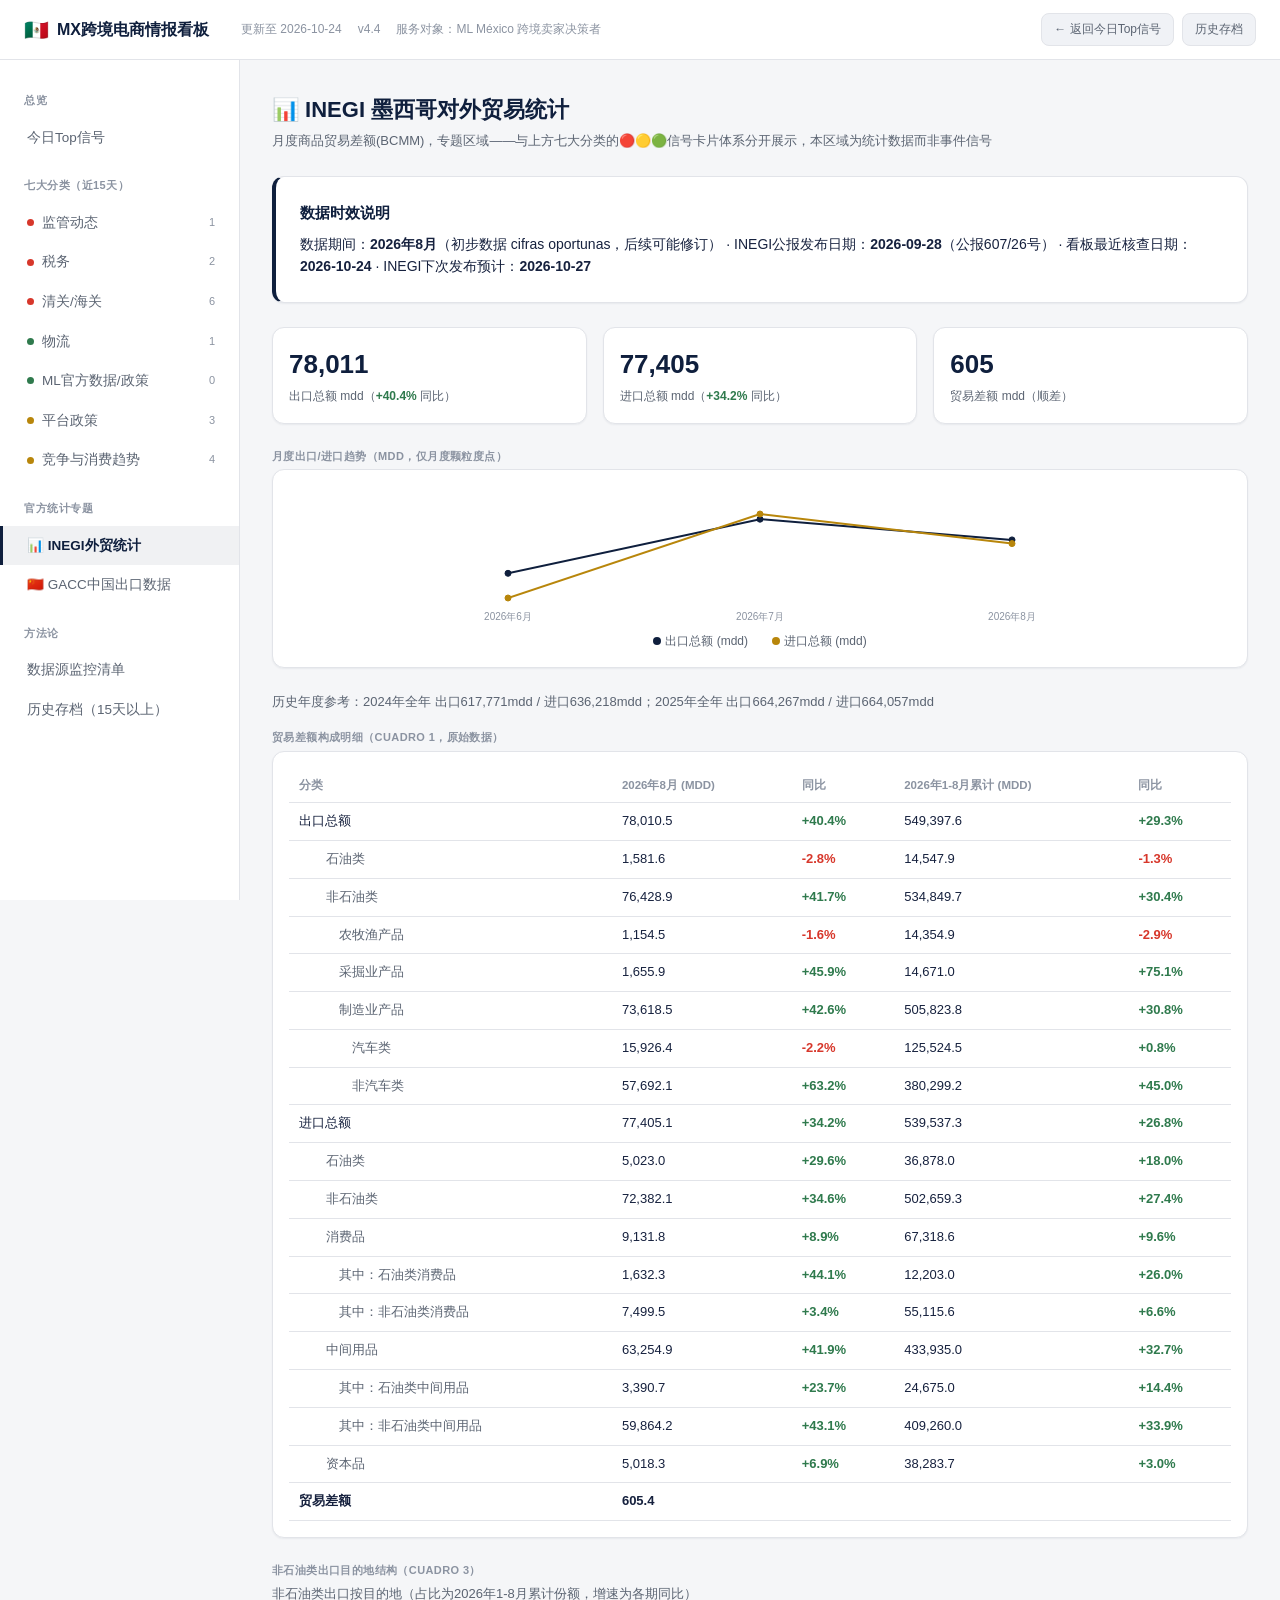
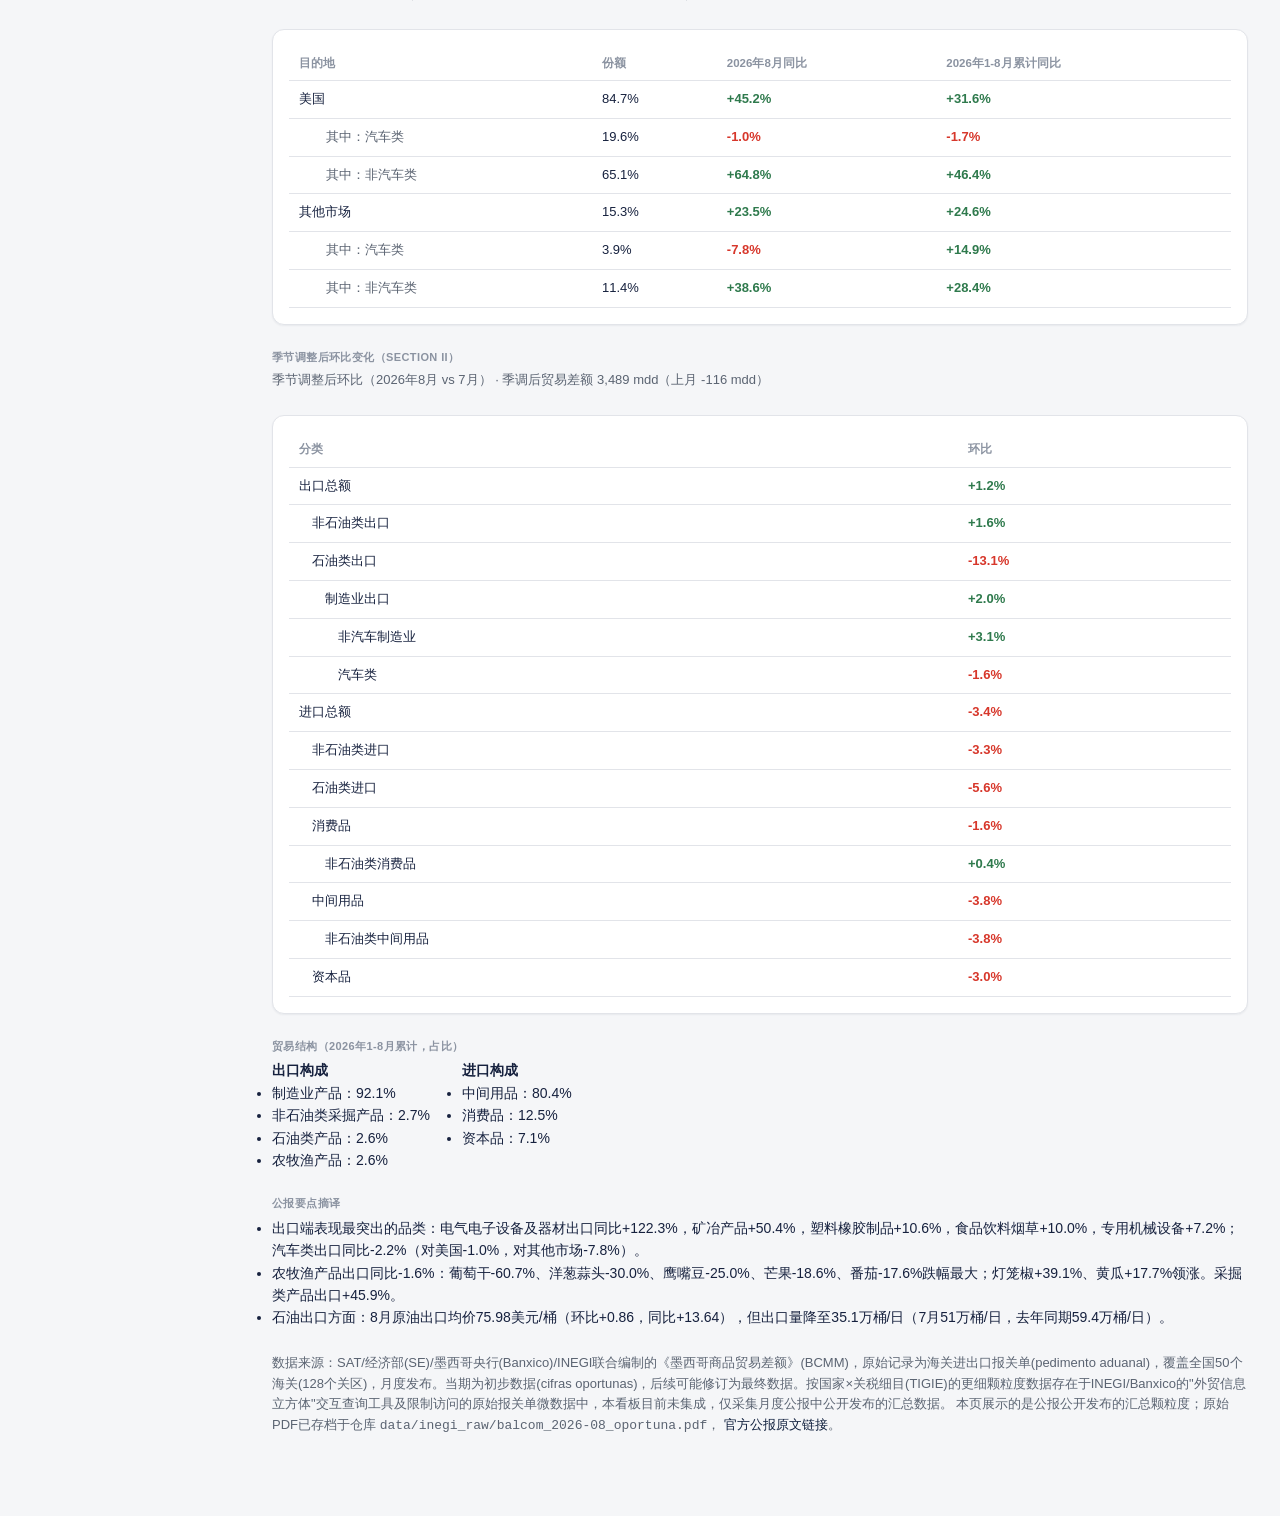
<file: site/inegi.html>
<!DOCTYPE html>
<html lang="zh-CN">
<head>
<meta charset="UTF-8">
<meta name="viewport" content="width=device-width, initial-scale=1.0, viewport-fit=cover">
<title>INEGI外贸统计 | MX跨境电商情报看板 | 2026-10-24 | v4.4</title>
<meta http-equiv="Cache-Control" content="no-cache, no-store, must-revalidate">
<link rel="stylesheet" href="style.css">
</head>
<body>

<nav class="navbar">
  <button class="menu-toggle pill" onclick="document.querySelector('.sidebar').classList.toggle('open')">☰ 分类</button>
  <div class="navbar-brand"><span class="flag">🇲🇽</span>MX跨境电商情报看板</div>
  <div class="navbar-meta">
    <span>更新至 2026-10-24</span>
    <span>v4.4</span>
    <span>服务对象：ML México 跨境卖家决策者</span>
  </div>
  <div class="navbar-controls">
    <a class="pill" href="index.html">← 返回今日Top信号</a>
    <a class="pill" href="archive.html">历史存档</a>
  </div>
</nav>

<div class="layout">
  <aside class="sidebar">
    <ul class="sidebar-nav">
      <li class="sidebar-section-title">总览</li>
      <li><a class="sidebar-item" href="index.html#top">今日Top信号</a></li>

      <li class="sidebar-section-title" style="margin-top:12px;">七大分类（近15天）</li>
      <li><a class="sidebar-item sig-red" href="index.html#reg"><span class="dot"></span>监管动态<span class="count-badge">1</span></a></li>
      <li><a class="sidebar-item sig-red" href="index.html#tax"><span class="dot"></span>税务<span class="count-badge">2</span></a></li>
      <li><a class="sidebar-item sig-red" href="index.html#customs"><span class="dot"></span>清关/海关<span class="count-badge">6</span></a></li>
      <li><a class="sidebar-item sig-green" href="index.html#logistics"><span class="dot"></span>物流<span class="count-badge">1</span></a></li>
      <li><a class="sidebar-item sig-green" href="index.html#ml"><span class="dot"></span>ML官方数据/政策<span class="count-badge">0</span></a></li>
      <li><a class="sidebar-item sig-yellow" href="index.html#platform"><span class="dot"></span>平台政策<span class="count-badge">3</span></a></li>
      <li><a class="sidebar-item sig-yellow" href="index.html#competition"><span class="dot"></span>竞争与消费趋势<span class="count-badge">4</span></a></li>

      <li class="sidebar-section-title" style="margin-top:12px;">官方统计专题</li>
      <li><a class="sidebar-item active" href="inegi.html">📊 INEGI外贸统计</a></li>
      <li><a class="sidebar-item" href="gacc.html">🇨🇳 GACC中国出口数据</a></li>

      <li class="sidebar-section-title" style="margin-top:12px;">方法论</li>
      <li><a class="sidebar-item" href="index.html#sources">数据源监控清单</a></li>
      <li><a class="sidebar-item" href="archive.html">历史存档（15天以上）</a></li>
    </ul>
  </aside>

  <main class="main-content">
    <section class="content-section" id="inegi">
      
      <div class="section-title">📊 INEGI 墨西哥对外贸易统计</div>
      <div class="section-subtitle">月度商品贸易差额(BCMM)，专题区域——与上方七大分类的🔴🟡🟢信号卡片体系分开展示，本区域为统计数据而非事件信号</div>
      
      <div class="top-signal-box" style="margin-bottom:var(--spacing-lg);">
        <h3>数据时效说明</h3>
        <p>
          数据期间：<b>2026年8月</b>（初步数据 cifras oportunas，后续可能修订）
          · INEGI公报发布日期：<b>2026-09-28</b>（公报607/26号）
          · 看板最近核查日期：<b>2026-10-24</b>
          · INEGI下次发布预计：<b>2026-10-27</b>
        </p>
      </div>
      
      <div class="kpi-grid" style="margin-bottom:var(--spacing-lg);">
        <div class="kpi-card"><div class="kpi-value">78,011</div><div class="kpi-label">出口总额 mdd（<span class="pct-pos">+40.4%</span> 同比）</div></div>
        <div class="kpi-card"><div class="kpi-value">77,405</div><div class="kpi-label">进口总额 mdd（<span class="pct-pos">+34.2%</span> 同比）</div></div>
        <div class="kpi-card"><div class="kpi-value">605</div><div class="kpi-label">贸易差额 mdd（顺差）</div></div>
      </div>
      <div class="card-section-label">月度出口/进口趋势（mdd，仅月度颗粒度点）</div>
      <div class="table-wrap" style="margin-bottom:var(--spacing-lg);">
        
    <svg class="sparkline" viewBox="0 0 560 140" xmlns="http://www.w3.org/2000/svg" role="img" aria-label="月度出口/进口趋势">
      <path d="M28.0,87.3 L280.0,33.2 L532.0,53.9" class="spark-line spark-export"/>
      <path d="M28.0,112.0 L280.0,28.0 L532.0,57.6" class="spark-line spark-import"/>
      <circle cx="28.0" cy="87.3" r="3" class="spark-export"/><circle cx="280.0" cy="33.2" r="3" class="spark-export"/><circle cx="532.0" cy="53.9" r="3" class="spark-export"/>
      <circle cx="28.0" cy="112.0" r="3" class="spark-import"/><circle cx="280.0" cy="28.0" r="3" class="spark-import"/><circle cx="532.0" cy="57.6" r="3" class="spark-import"/>
      <text x="28.0" y="134" class="spark-label" text-anchor="middle">2026年6月</text><text x="280.0" y="134" class="spark-label" text-anchor="middle">2026年7月</text><text x="532.0" y="134" class="spark-label" text-anchor="middle">2026年8月</text>
    </svg>
    <div class="spark-legend">
      <span><span class="dot-legend spark-export"></span>出口总额 (mdd)</span>
      <span><span class="dot-legend spark-import"></span>进口总额 (mdd)</span>
    </div>
      </div>
      <p style="color:var(--text-secondary); font-size:13px; margin-bottom:var(--spacing-md);">历史年度参考：2024年全年 出口617,771mdd / 进口636,218mdd；2025年全年 出口664,267mdd / 进口664,057mdd</p>
      
      <div class="card-section-label">贸易差额构成明细（Cuadro 1，原始数据）</div>
      <div class="table-wrap" style="margin-bottom:var(--spacing-lg);">
        <table>
          <thead><tr><th>分类</th><th>2026年8月 (mdd)</th><th>同比</th><th>2026年1-8月累计 (mdd)</th><th>同比</th></tr></thead>
          <tbody>
            <tr><td>出口总额</td><td>78,010.5</td><td><span class="pct-pos">+40.4%</span></td><td>549,397.6</td><td><span class="pct-pos">+29.3%</span></td></tr>
            <tr><td style="padding-left:24px; color:var(--text-secondary);">　石油类</td><td>1,581.6</td><td><span class="pct-neg">-2.8%</span></td><td>14,547.9</td><td><span class="pct-neg">-1.3%</span></td></tr>
            <tr><td style="padding-left:24px; color:var(--text-secondary);">　非石油类</td><td>76,428.9</td><td><span class="pct-pos">+41.7%</span></td><td>534,849.7</td><td><span class="pct-pos">+30.4%</span></td></tr>
            <tr><td style="padding-left:24px; color:var(--text-secondary);">　　农牧渔产品</td><td>1,154.5</td><td><span class="pct-neg">-1.6%</span></td><td>14,354.9</td><td><span class="pct-neg">-2.9%</span></td></tr>
            <tr><td style="padding-left:24px; color:var(--text-secondary);">　　采掘业产品</td><td>1,655.9</td><td><span class="pct-pos">+45.9%</span></td><td>14,671.0</td><td><span class="pct-pos">+75.1%</span></td></tr>
            <tr><td style="padding-left:24px; color:var(--text-secondary);">　　制造业产品</td><td>73,618.5</td><td><span class="pct-pos">+42.6%</span></td><td>505,823.8</td><td><span class="pct-pos">+30.8%</span></td></tr>
            <tr><td style="padding-left:24px; color:var(--text-secondary);">　　　汽车类</td><td>15,926.4</td><td><span class="pct-neg">-2.2%</span></td><td>125,524.5</td><td><span class="pct-pos">+0.8%</span></td></tr>
            <tr><td style="padding-left:24px; color:var(--text-secondary);">　　　非汽车类</td><td>57,692.1</td><td><span class="pct-pos">+63.2%</span></td><td>380,299.2</td><td><span class="pct-pos">+45.0%</span></td></tr>
            <tr><td>进口总额</td><td>77,405.1</td><td><span class="pct-pos">+34.2%</span></td><td>539,537.3</td><td><span class="pct-pos">+26.8%</span></td></tr>
            <tr><td style="padding-left:24px; color:var(--text-secondary);">　石油类</td><td>5,023.0</td><td><span class="pct-pos">+29.6%</span></td><td>36,878.0</td><td><span class="pct-pos">+18.0%</span></td></tr>
            <tr><td style="padding-left:24px; color:var(--text-secondary);">　非石油类</td><td>72,382.1</td><td><span class="pct-pos">+34.6%</span></td><td>502,659.3</td><td><span class="pct-pos">+27.4%</span></td></tr>
            <tr><td style="padding-left:24px; color:var(--text-secondary);">　消费品</td><td>9,131.8</td><td><span class="pct-pos">+8.9%</span></td><td>67,318.6</td><td><span class="pct-pos">+9.6%</span></td></tr>
            <tr><td style="padding-left:24px; color:var(--text-secondary);">　　其中：石油类消费品</td><td>1,632.3</td><td><span class="pct-pos">+44.1%</span></td><td>12,203.0</td><td><span class="pct-pos">+26.0%</span></td></tr>
            <tr><td style="padding-left:24px; color:var(--text-secondary);">　　其中：非石油类消费品</td><td>7,499.5</td><td><span class="pct-pos">+3.4%</span></td><td>55,115.6</td><td><span class="pct-pos">+6.6%</span></td></tr>
            <tr><td style="padding-left:24px; color:var(--text-secondary);">　中间用品</td><td>63,254.9</td><td><span class="pct-pos">+41.9%</span></td><td>433,935.0</td><td><span class="pct-pos">+32.7%</span></td></tr>
            <tr><td style="padding-left:24px; color:var(--text-secondary);">　　其中：石油类中间用品</td><td>3,390.7</td><td><span class="pct-pos">+23.7%</span></td><td>24,675.0</td><td><span class="pct-pos">+14.4%</span></td></tr>
            <tr><td style="padding-left:24px; color:var(--text-secondary);">　　其中：非石油类中间用品</td><td>59,864.2</td><td><span class="pct-pos">+43.1%</span></td><td>409,260.0</td><td><span class="pct-pos">+33.9%</span></td></tr>
            <tr><td style="padding-left:24px; color:var(--text-secondary);">　资本品</td><td>5,018.3</td><td><span class="pct-pos">+6.9%</span></td><td>38,283.7</td><td><span class="pct-pos">+3.0%</span></td></tr>
            <tr style="font-weight:700;"><td>贸易差额</td><td>605.4</td><td colspan="3"></td></tr>
          </tbody>
        </table>
      </div>
      
      <div class="card-section-label">非石油类出口目的地结构（Cuadro 3）</div>
      <div class="section-subtitle">非石油类出口按目的地（占比为2026年1-8月累计份额，增速为各期同比）</div>
      <div class="table-wrap" style="margin-bottom:var(--spacing-lg);">
        <table>
          <thead><tr><th>目的地</th><th>份额</th><th>2026年8月同比</th><th>2026年1-8月累计同比</th></tr></thead>
          <tbody>
            <tr><td>美国</td><td>84.7%</td><td><span class="pct-pos">+45.2%</span></td><td><span class="pct-pos">+31.6%</span></td></tr>
            <tr><td style="padding-left:24px; color:var(--text-secondary);">　其中：汽车类</td><td>19.6%</td><td><span class="pct-neg">-1.0%</span></td><td><span class="pct-neg">-1.7%</span></td></tr>
            <tr><td style="padding-left:24px; color:var(--text-secondary);">　其中：非汽车类</td><td>65.1%</td><td><span class="pct-pos">+64.8%</span></td><td><span class="pct-pos">+46.4%</span></td></tr>
            <tr><td>其他市场</td><td>15.3%</td><td><span class="pct-pos">+23.5%</span></td><td><span class="pct-pos">+24.6%</span></td></tr>
            <tr><td style="padding-left:24px; color:var(--text-secondary);">　其中：汽车类</td><td>3.9%</td><td><span class="pct-neg">-7.8%</span></td><td><span class="pct-pos">+14.9%</span></td></tr>
            <tr><td style="padding-left:24px; color:var(--text-secondary);">　其中：非汽车类</td><td>11.4%</td><td><span class="pct-pos">+38.6%</span></td><td><span class="pct-pos">+28.4%</span></td></tr>
          </tbody>
        </table>
      </div>
      
      <div class="card-section-label">季节调整后环比变化（Section II）</div>
      <div class="section-subtitle">季节调整后环比（2026年8月 vs 7月） · 季调后贸易差额 3,489 mdd（上月 -116 mdd）</div>
      <div class="table-wrap" style="margin-bottom:var(--spacing-lg);">
        <table>
          <thead><tr><th>分类</th><th>环比</th></tr></thead>
          <tbody>
            <tr><td>出口总额</td><td><span class="pct-pos">+1.2%</span></td></tr>
            <tr><td>　非石油类出口</td><td><span class="pct-pos">+1.6%</span></td></tr>
            <tr><td>　石油类出口</td><td><span class="pct-neg">-13.1%</span></td></tr>
            <tr><td>　　制造业出口</td><td><span class="pct-pos">+2.0%</span></td></tr>
            <tr><td>　　　非汽车制造业</td><td><span class="pct-pos">+3.1%</span></td></tr>
            <tr><td>　　　汽车类</td><td><span class="pct-neg">-1.6%</span></td></tr>
            <tr><td>进口总额</td><td><span class="pct-neg">-3.4%</span></td></tr>
            <tr><td>　非石油类进口</td><td><span class="pct-neg">-3.3%</span></td></tr>
            <tr><td>　石油类进口</td><td><span class="pct-neg">-5.6%</span></td></tr>
            <tr><td>　消费品</td><td><span class="pct-neg">-1.6%</span></td></tr>
            <tr><td>　　非石油类消费品</td><td><span class="pct-pos">+0.4%</span></td></tr>
            <tr><td>　中间用品</td><td><span class="pct-neg">-3.8%</span></td></tr>
            <tr><td>　　非石油类中间用品</td><td><span class="pct-neg">-3.8%</span></td></tr>
            <tr><td>　资本品</td><td><span class="pct-neg">-3.0%</span></td></tr>
          </tbody>
        </table>
      </div>
      
      <div class="card-section-label">贸易结构（2026年1-8月累计，占比）</div>
      <div style="display:flex; gap:var(--spacing-xl); flex-wrap:wrap; margin-bottom:var(--spacing-lg);">
        <div><b>出口构成</b><ul><li>制造业产品：92.1%</li><li>非石油类采掘产品：2.7%</li><li>石油类产品：2.6%</li><li>农牧渔产品：2.6%</li></ul></div>
        <div><b>进口构成</b><ul><li>中间用品：80.4%</li><li>消费品：12.5%</li><li>资本品：7.1%</li></ul></div>
      </div>
      
      <div class="card-section-label">公报要点摘译</div>
      <ul style="margin-bottom:var(--spacing-lg);">
        <li>出口端表现最突出的品类：电气电子设备及器材出口同比+122.3%，矿冶产品+50.4%，塑料橡胶制品+10.6%，食品饮料烟草+10.0%，专用机械设备+7.2%；汽车类出口同比-2.2%（对美国-1.0%，对其他市场-7.8%）。</li>
        <li>农牧渔产品出口同比-1.6%：葡萄干-60.7%、洋葱蒜头-30.0%、鹰嘴豆-25.0%、芒果-18.6%、番茄-17.6%跌幅最大；灯笼椒+39.1%、黄瓜+17.7%领涨。采掘类产品出口+45.9%。</li>
        <li>石油出口方面：8月原油出口均价75.98美元/桶（环比+0.86，同比+13.64），但出口量降至35.1万桶/日（7月51万桶/日，去年同期59.4万桶/日）。</li>
      </ul>
      <p style="color:var(--text-secondary); font-size:13px;">
        数据来源：SAT/经济部(SE)/墨西哥央行(Banxico)/INEGI联合编制的《墨西哥商品贸易差额》(BCMM)，原始记录为海关进出口报关单(pedimento aduanal)，覆盖全国50个海关(128个关区)，月度发布。当期为初步数据(cifras oportunas)，后续可能修订为最终数据。按国家×关税细目(TIGIE)的更细颗粒度数据存在于INEGI/Banxico的&quot;外贸信息立方体&quot;交互查询工具及限制访问的原始报关单微数据中，本看板目前未集成，仅采集月度公报中公开发布的汇总数据。
        本页展示的是公报公开发布的汇总颗粒度；原始PDF已存档于仓库 <code>data/inegi_raw/balcom_2026-08_oportuna.pdf</code>，
        <a href="https://www.inegi.org.mx/contenidos/saladeprensa/boletines/2026/comext_o/balcom_o2026_09.pdf" target="_blank" rel="noopener">官方公报原文链接</a>。
      </p>
    </section>
  </main>
</div>

</body>
</html>
</file>
<file: site/style.css>
:root {
  --bg: #f5f6f8; --bg-card: #ffffff; --bg-card-hover: #f0f2f6;
  --bg-elevated: #ffffff; --border-color: #e2e4e9;
  --navy: #0f1f3d; --navy-soft: #1f3a66; --text-primary: #16213e; --text-secondary: #5b6472; --text-tertiary: #8b93a1;
  --signal-red: #d7372b; --signal-red-bg: rgba(215, 55, 43, 0.08); --signal-red-border: rgba(215, 55, 43, 0.35);
  --signal-yellow: #b8860b; --signal-yellow-bg: rgba(184, 134, 11, 0.09); --signal-yellow-border: rgba(184, 134, 11, 0.35);
  --signal-green: #2f7a4d; --signal-green-bg: rgba(47, 122, 77, 0.08); --signal-green-border: rgba(47, 122, 77, 0.3);
  --accent: #0f1f3d; --accent-hover: #1f3a66; --accent-bg: rgba(15, 31, 61, 0.06);
  --spacing-xs: 4px; --spacing-sm: 8px; --spacing-md: 16px; --spacing-lg: 24px; --spacing-xl: 32px; --spacing-2xl: 48px;
  --radius-sm: 4px; --radius-md: 8px; --radius-lg: 12px;
  --shadow-sm: 0 1px 2px rgba(15,31,61,0.06); --shadow-lg: 0 10px 20px -5px rgba(15,31,61,0.1);
  --nav-height: 60px; --sidebar-width: 240px;
  padding-top: env(safe-area-inset-top, 0px); padding-bottom: env(safe-area-inset-bottom, 0px);
}
* { margin: 0; padding: 0; box-sizing: border-box; }
html { scroll-behavior: smooth; }
body {
  font-family: -apple-system, BlinkMacSystemFont, 'Segoe UI', 'PingFang SC', 'Microsoft YaHei', sans-serif;
  font-size: 14px; line-height: 1.6; color: var(--text-primary); background: var(--bg);
}
a { color: var(--accent); text-decoration: none; }
a:hover { color: var(--accent-hover); text-decoration: underline; }
img { max-width: 100%; }
[hidden] { display: none !important; }

.navbar {
  position: fixed; top: env(safe-area-inset-top, 0px); left: 0; right: 0; height: var(--nav-height);
  background: var(--bg-elevated); border-bottom: 1px solid var(--border-color);
  display: flex; align-items: center; padding: 0 var(--spacing-lg); z-index: 100; gap: var(--spacing-md);
}
.navbar-brand { font-size: 16px; font-weight: 700; color: var(--navy); display: flex; align-items: center; gap: var(--spacing-sm); white-space: nowrap; }
.navbar-brand .flag { font-size: 20px; }
.navbar-meta { font-size: 12px; color: var(--text-tertiary); display: flex; gap: var(--spacing-md); margin-left: var(--spacing-md); flex-wrap: wrap; }
.navbar-controls { display: flex; align-items: center; gap: var(--spacing-sm); margin-left: auto; }
.pill {
  padding: 6px 12px; background: var(--bg-card-hover); border: 1px solid var(--border-color); border-radius: var(--radius-md);
  font-size: 12px; color: var(--text-secondary); white-space: nowrap;
}
.menu-toggle { display: none; }

.layout { display: flex; padding-top: var(--nav-height); }
.sidebar {
  position: fixed; top: calc(var(--nav-height) + env(safe-area-inset-top, 0px)); left: 0; width: var(--sidebar-width);
  height: calc(100vh - var(--nav-height)); background: var(--bg-elevated);
  border-right: 1px solid var(--border-color); overflow-y: auto; padding: var(--spacing-lg) 0;
}
.sidebar-nav { list-style: none; }
.sidebar-section-title {
  padding: var(--spacing-sm) var(--spacing-lg); font-size: 11px; font-weight: 700;
  color: var(--text-tertiary); text-transform: uppercase; letter-spacing: 0.5px;
}
.sidebar-item {
  display: flex; align-items: center; gap: 8px;
  padding: 9px var(--spacing-lg); color: var(--text-secondary); font-size: 13.5px; cursor: pointer;
  border-left: 3px solid transparent;
}
.sidebar-item:hover { color: var(--navy); background: var(--bg-card-hover); text-decoration: none; }
.sidebar-item.active { color: var(--navy); background: var(--accent-bg); border-left-color: var(--navy); font-weight: 600; }
.sidebar-item.sig-red .dot { background: var(--signal-red); }
.sidebar-item.sig-yellow .dot { background: var(--signal-yellow); }
.sidebar-item.sig-green .dot { background: var(--signal-green); }
.dot { width: 7px; height: 7px; border-radius: 50%; flex: none; }
.count-badge { margin-left: auto; font-size: 11px; color: var(--text-tertiary); }

.main-content { margin-left: var(--sidebar-width); flex: 1; padding: var(--spacing-xl); max-width: calc(100vw - var(--sidebar-width)); }
.content-section { margin-bottom: var(--spacing-2xl); scroll-margin-top: calc(var(--nav-height) + 20px); }
.section-title { font-size: 22px; font-weight: 700; color: var(--navy); margin-bottom: 4px; }
.section-subtitle { font-size: 13px; color: var(--text-secondary); margin-bottom: var(--spacing-lg); }

.kpi-grid { display: grid; grid-template-columns: repeat(auto-fit, minmax(150px, 1fr)); gap: var(--spacing-md); margin-bottom: var(--spacing-lg); }
.kpi-card { background: var(--bg-card); border: 1px solid var(--border-color); border-radius: var(--radius-lg); padding: var(--spacing-md); box-shadow: var(--shadow-sm); }
.kpi-value { font-size: 26px; font-weight: 700; color: var(--navy); }
.kpi-label { font-size: 12px; color: var(--text-secondary); margin-top: 2px; }
.kpi-card.red .kpi-value { color: var(--signal-red); }
.kpi-card.yellow .kpi-value { color: var(--signal-yellow); }
.kpi-card.green .kpi-value { color: var(--signal-green); }

.top-signal-box {
  background: var(--bg-card); border: 1px solid var(--border-color); border-left: 4px solid var(--navy);
  border-radius: var(--radius-lg); padding: var(--spacing-lg); box-shadow: var(--shadow-sm); margin-bottom: var(--spacing-xl);
}
.top-signal-box h3 { color: var(--navy); font-size: 15px; margin-bottom: 8px; }
.top-signal-box p { color: var(--text-primary); font-size: 14px; }

.card {
  background: var(--bg-card); border: 1px solid var(--border-color); border-radius: var(--radius-lg);
  padding: var(--spacing-lg); margin-bottom: var(--spacing-md); box-shadow: var(--shadow-sm);
  border-left: 4px solid var(--border-color);
}
.card.sig-red { border-left-color: var(--signal-red); }
.card.sig-yellow { border-left-color: var(--signal-yellow); }
.card.sig-green { border-left-color: var(--signal-green); }
.card-head { display: flex; align-items: flex-start; justify-content: space-between; gap: var(--spacing-md); flex-wrap: wrap; }
.card-title { font-size: 16px; font-weight: 700; color: var(--navy); }
.badge {
  font-size: 11px; font-weight: 600; padding: 3px 9px; border-radius: 999px; white-space: nowrap;
}
.badge.red { background: var(--signal-red-bg); color: var(--signal-red); border: 1px solid var(--signal-red-border); }
.badge.yellow { background: var(--signal-yellow-bg); color: var(--signal-yellow); border: 1px solid var(--signal-yellow-border); }
.badge.green { background: var(--signal-green-bg); color: var(--signal-green); border: 1px solid var(--signal-green-border); }
.badge.tier { background: var(--accent-bg); color: var(--navy); border: 1px solid var(--border-color); }
.card-meta { font-size: 12px; color: var(--text-tertiary); margin: 6px 0 12px; display: flex; gap: 10px; flex-wrap: wrap; }
.card-section-label { font-size: 11px; font-weight: 700; color: var(--text-tertiary); text-transform: uppercase; letter-spacing: 0.4px; margin: 10px 0 4px; }
.card ul { padding-left: 18px; }
.card li { margin-bottom: 4px; }
.card .reason { font-size: 13px; color: var(--text-secondary); font-style: italic; margin-top: 4px; }

table { width: 100%; border-collapse: collapse; font-size: 13px; }
th, td { text-align: left; padding: 8px 10px; border-bottom: 1px solid var(--border-color); }
th { color: var(--text-tertiary); font-weight: 600; font-size: 11.5px; text-transform: uppercase; }
.table-wrap { overflow-x: auto; background: var(--bg-card); border: 1px solid var(--border-color); border-radius: var(--radius-lg); padding: var(--spacing-md); box-shadow: var(--shadow-sm); }
.status-ok { color: var(--signal-green); font-weight: 600; }
.status-semi { color: var(--signal-yellow); font-weight: 600; }

footer { color: var(--text-tertiary); font-size: 12px; padding: var(--spacing-lg) 0 var(--spacing-2xl); }

/* INEGI 统计区域 */
.pct-pos { color: var(--signal-green); font-weight: 600; }
.pct-neg { color: var(--signal-red); font-weight: 600; }
.kpi-card-link { text-decoration: none; display: block; }
.kpi-card-link:hover .kpi-card { box-shadow: var(--shadow-lg); }
.sparkline { width: 100%; max-width: 560px; height: auto; display: block; margin: 0 auto; }
.spark-line { fill: none; stroke-width: 2; }
.spark-export { stroke: var(--navy); }
.spark-import { stroke: var(--signal-yellow); }
circle.spark-export { fill: var(--navy); }
circle.spark-import { fill: var(--signal-yellow); }
.spark-label { font-size: 10px; fill: var(--text-tertiary); }
.spark-legend { display: flex; gap: var(--spacing-lg); justify-content: center; margin-top: 6px; font-size: 12px; color: var(--text-secondary); }
.dot-legend { display: inline-block; width: 8px; height: 8px; border-radius: 50%; margin-right: 4px; }
.dot-legend.spark-export { background: var(--navy); }
.dot-legend.spark-import { background: var(--signal-yellow); }

/* GACC 品类占比横向条形图 */
.gacc-bar-row { display: grid; grid-template-columns: 1fr 2fr auto auto; align-items: center; gap: var(--spacing-md); padding: 6px 0; }
.gacc-bar-label { font-size: 13px; color: var(--text-primary); }
.gacc-bar-count { font-size: 11px; color: var(--text-tertiary); }
.gacc-bar-track { background: var(--bg-card-hover); border-radius: var(--radius-sm); height: 14px; overflow: hidden; }
.gacc-bar-fill { background: var(--navy); height: 100%; border-radius: var(--radius-sm); }
.gacc-bar-value { font-size: 13px; font-weight: 600; color: var(--navy); text-align: right; white-space: nowrap; }
.mini-sparkline { width: 90px; height: 22px; display: block; }
.mini-spark-line { fill: none; stroke-width: 1.5; }
.mini-spark-line.spark-export { stroke: var(--navy); }
@media (max-width: 860px) {
  .gacc-bar-row { grid-template-columns: 1fr; gap: 4px; }
  .gacc-bar-value { text-align: left; }
  .mini-sparkline { width: 100%; }
}

/* archive page */
.archive-group { margin-bottom: var(--spacing-xl); }
.archive-row {
  display: flex; align-items: flex-start; gap: var(--spacing-md);
  background: var(--bg-card); border: 1px solid var(--border-color); border-radius: var(--radius-md);
  padding: 10px var(--spacing-md); margin-bottom: 8px;
}
.archive-row .archive-title { font-weight: 600; color: var(--navy); font-size: 13.5px; }
.archive-row .archive-meta { font-size: 11.5px; color: var(--text-tertiary); margin-top: 2px; }
.empty-note { color: var(--text-secondary); font-size: 13px; padding: var(--spacing-md); }

@media (max-width: 860px) {
  .sidebar { transform: translateX(-100%); transition: transform .2s; z-index: 90; box-shadow: var(--shadow-lg); }
  .sidebar.open { transform: translateX(0); }
  .main-content { margin-left: 0; max-width: 100vw; padding: var(--spacing-md); }
  .menu-toggle { display: inline-flex; }
  .navbar-meta { display: none; }
  .archive-row { flex-direction: column; }
}
</file>
